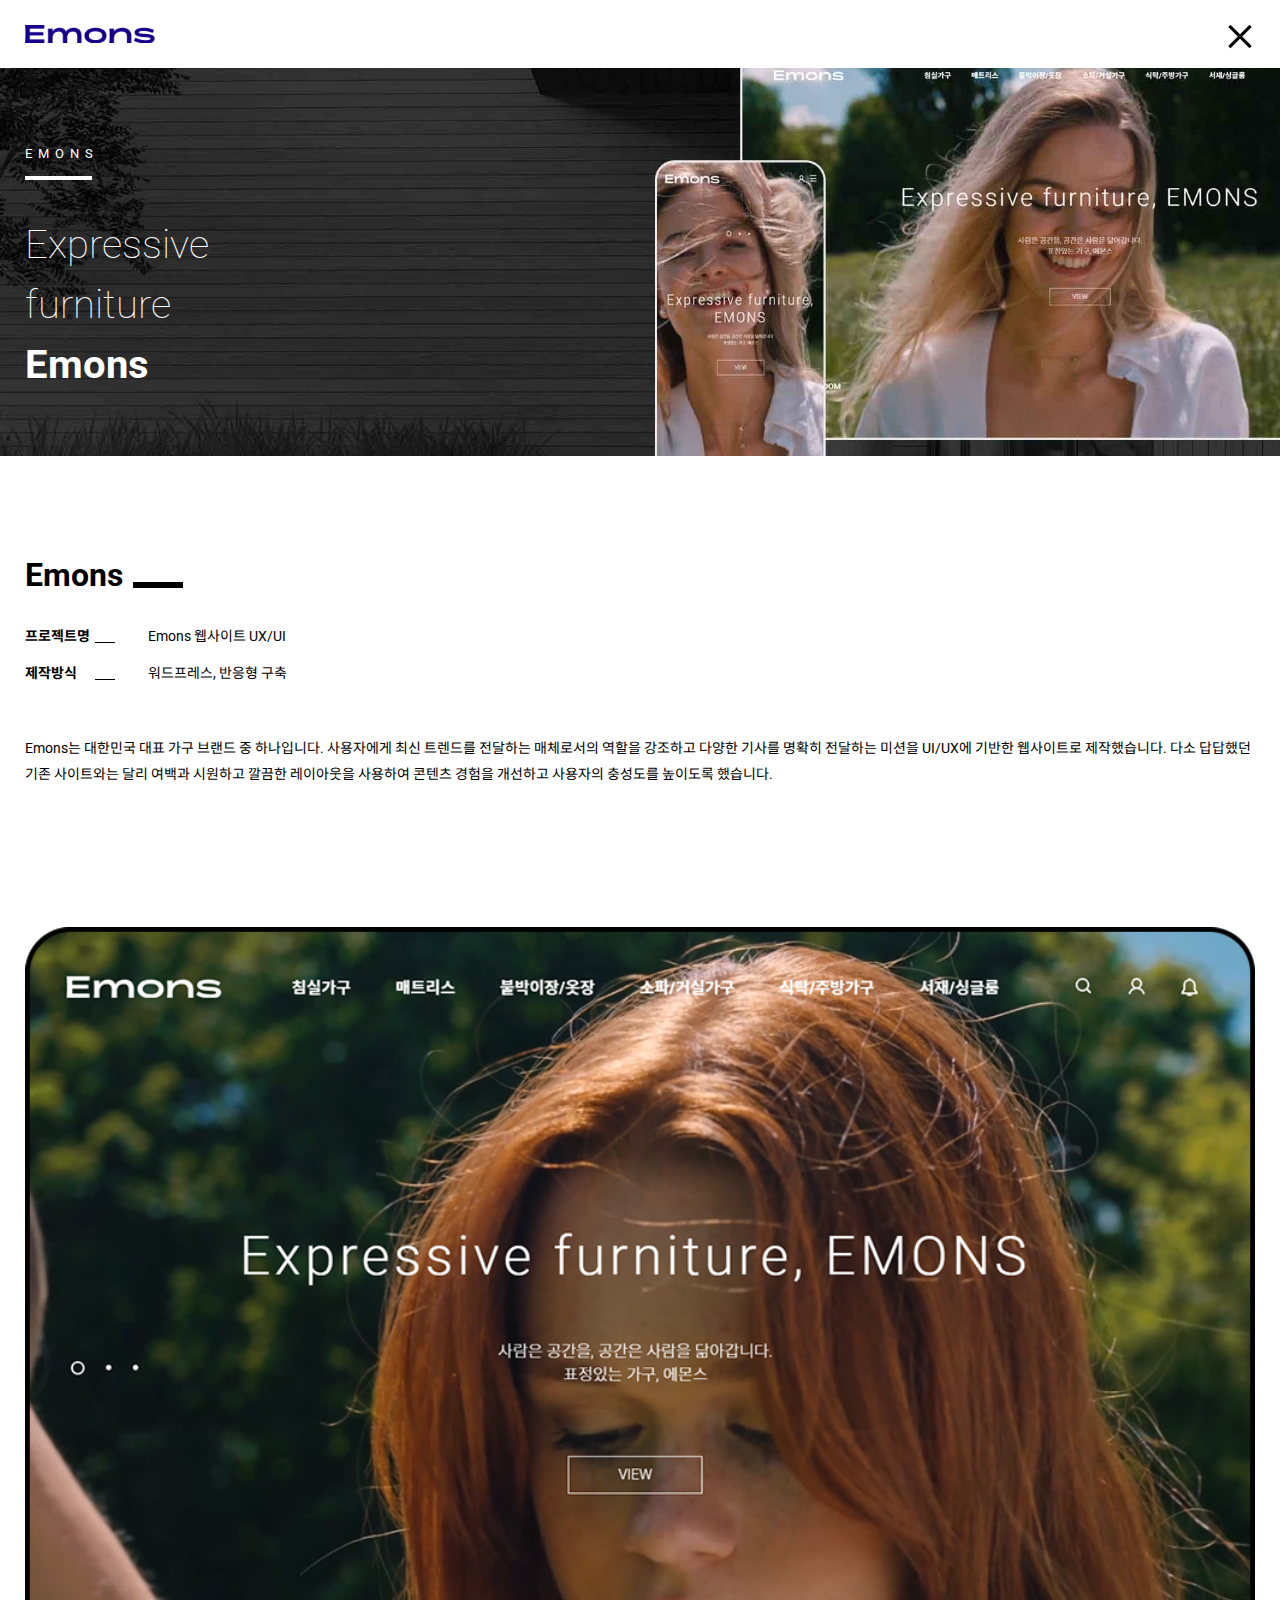
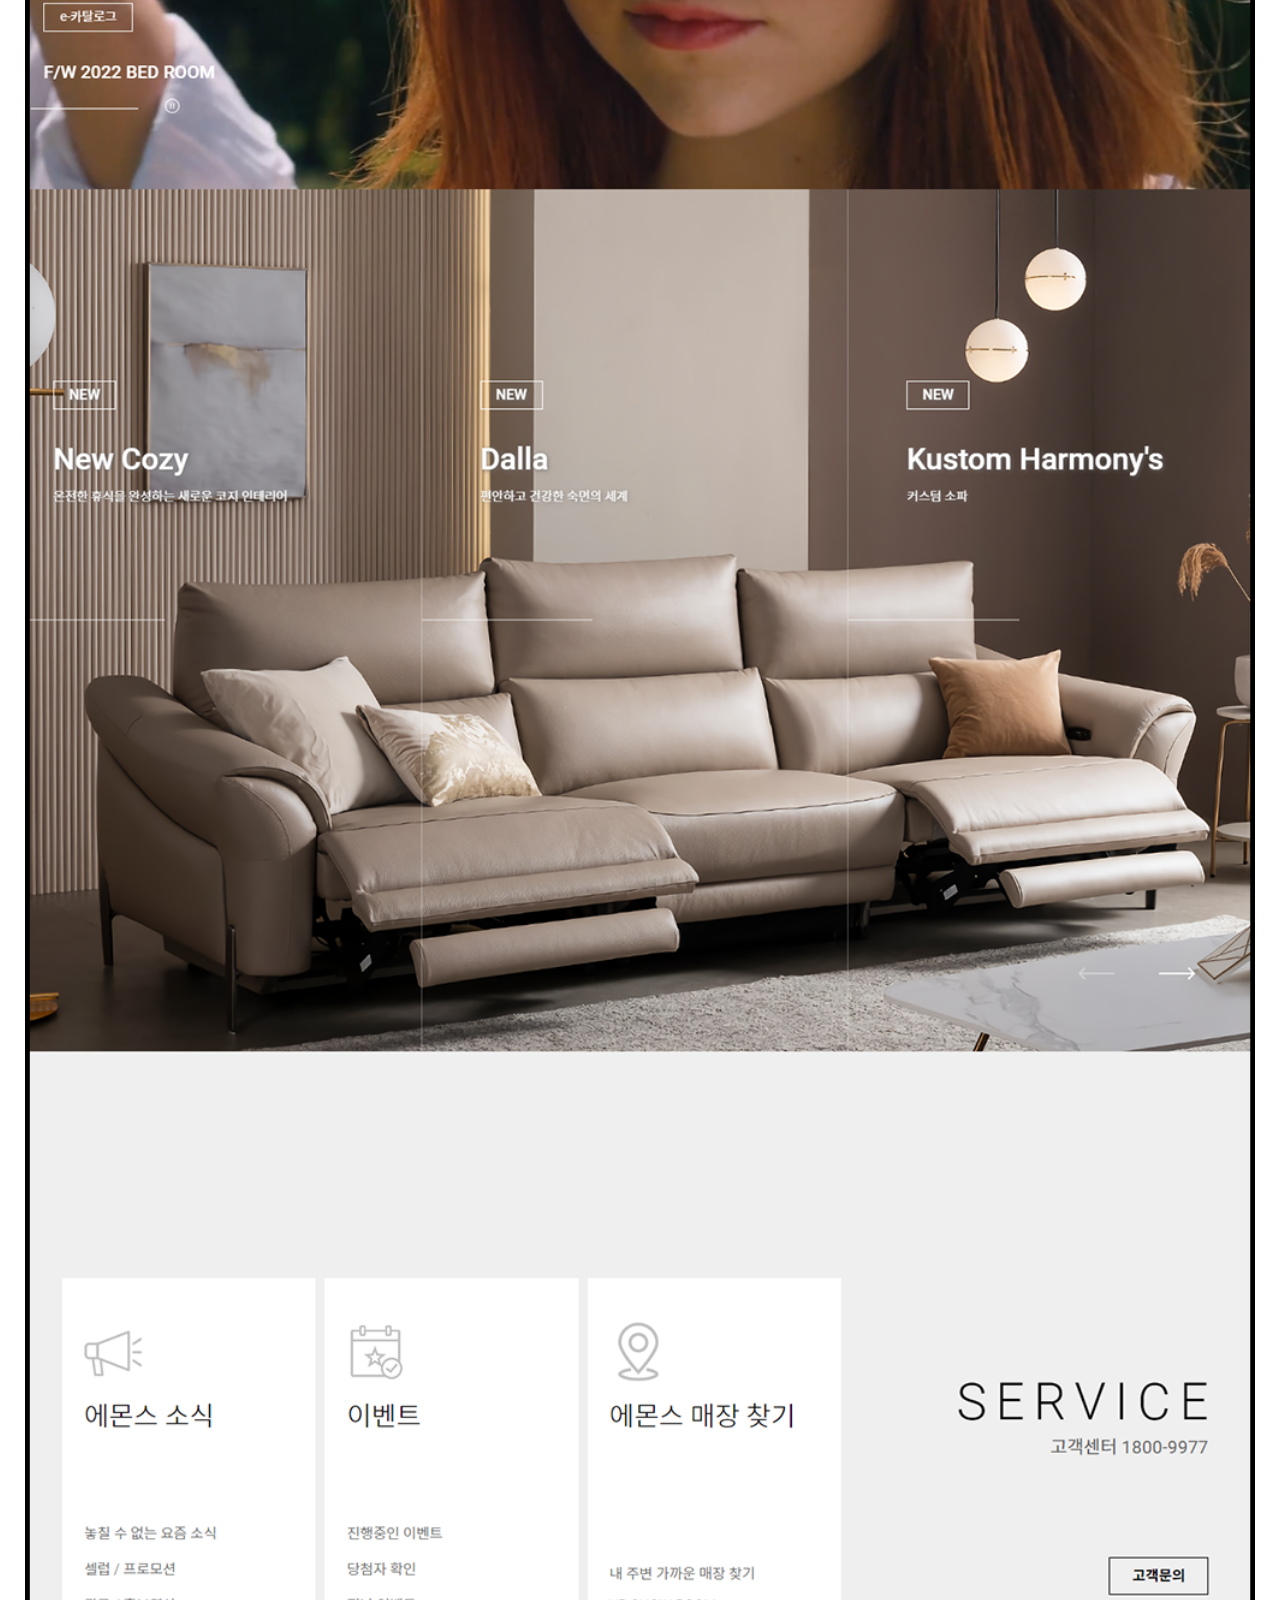
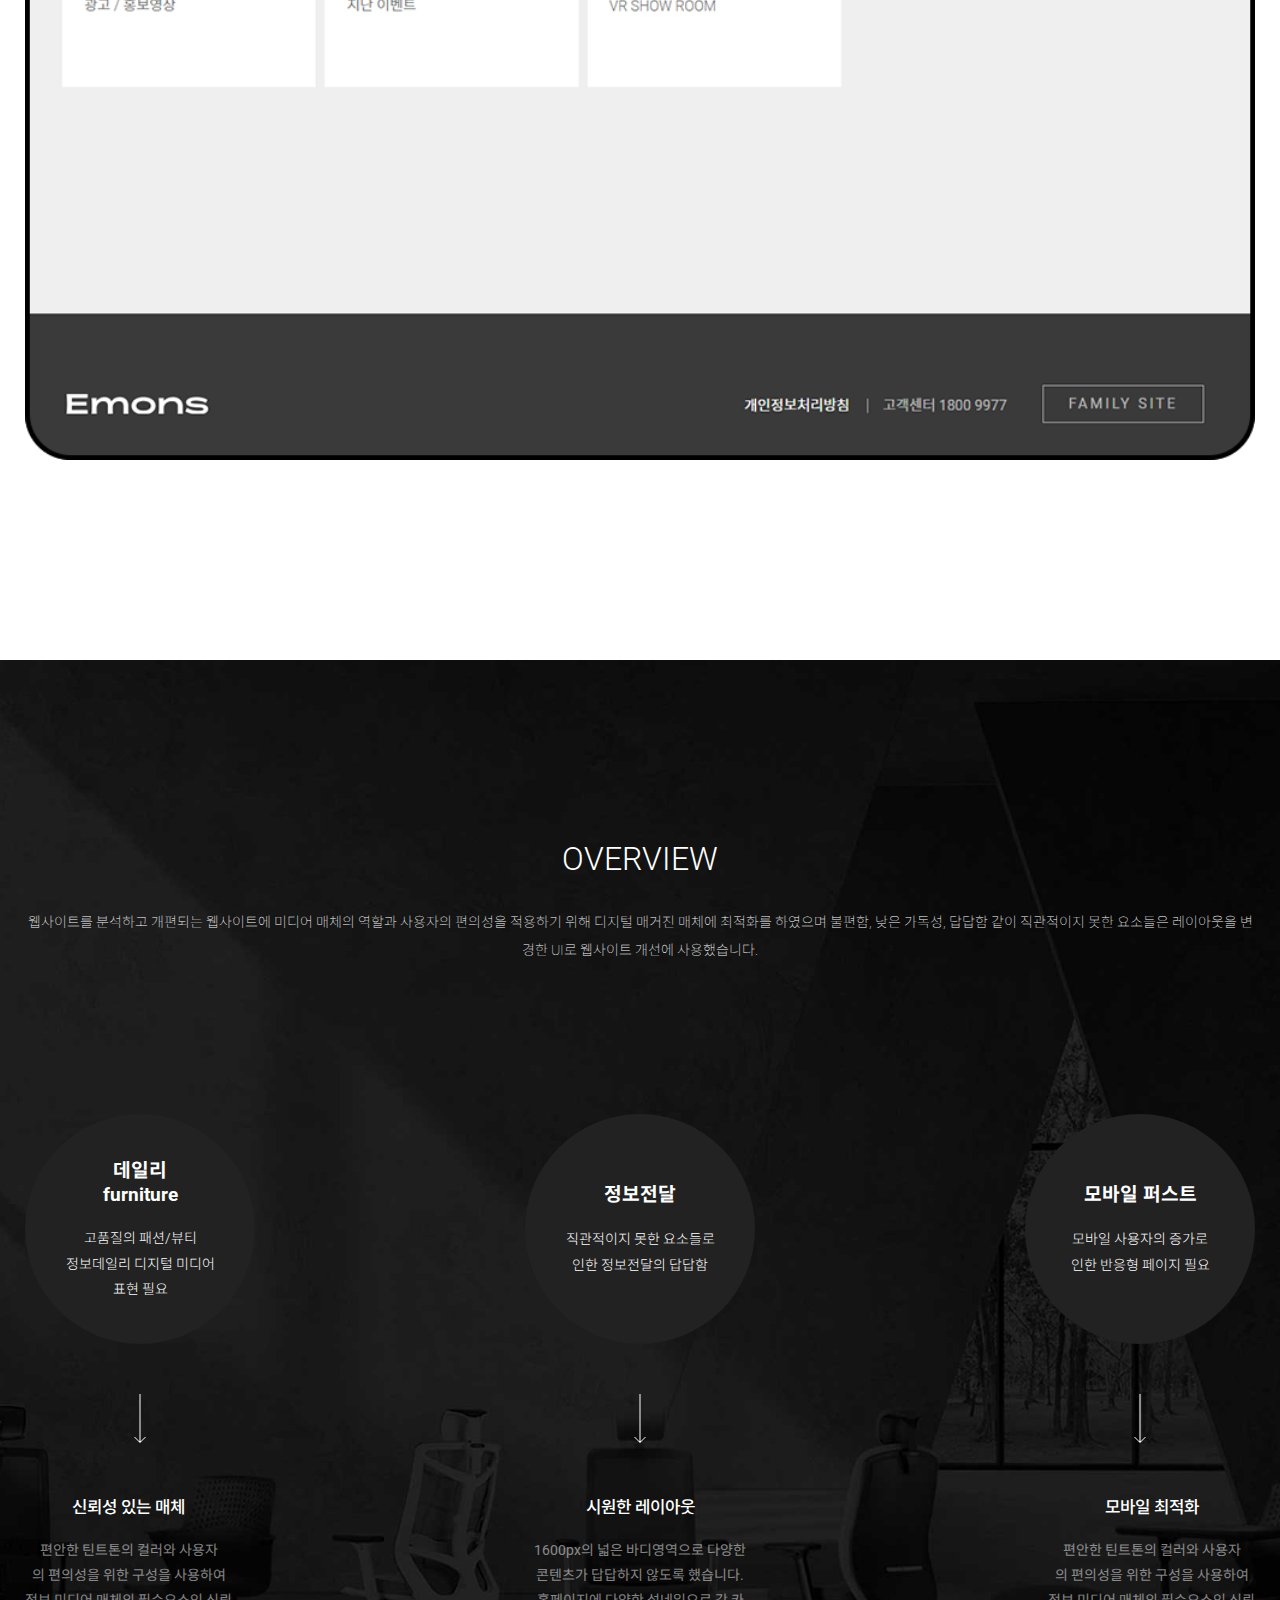
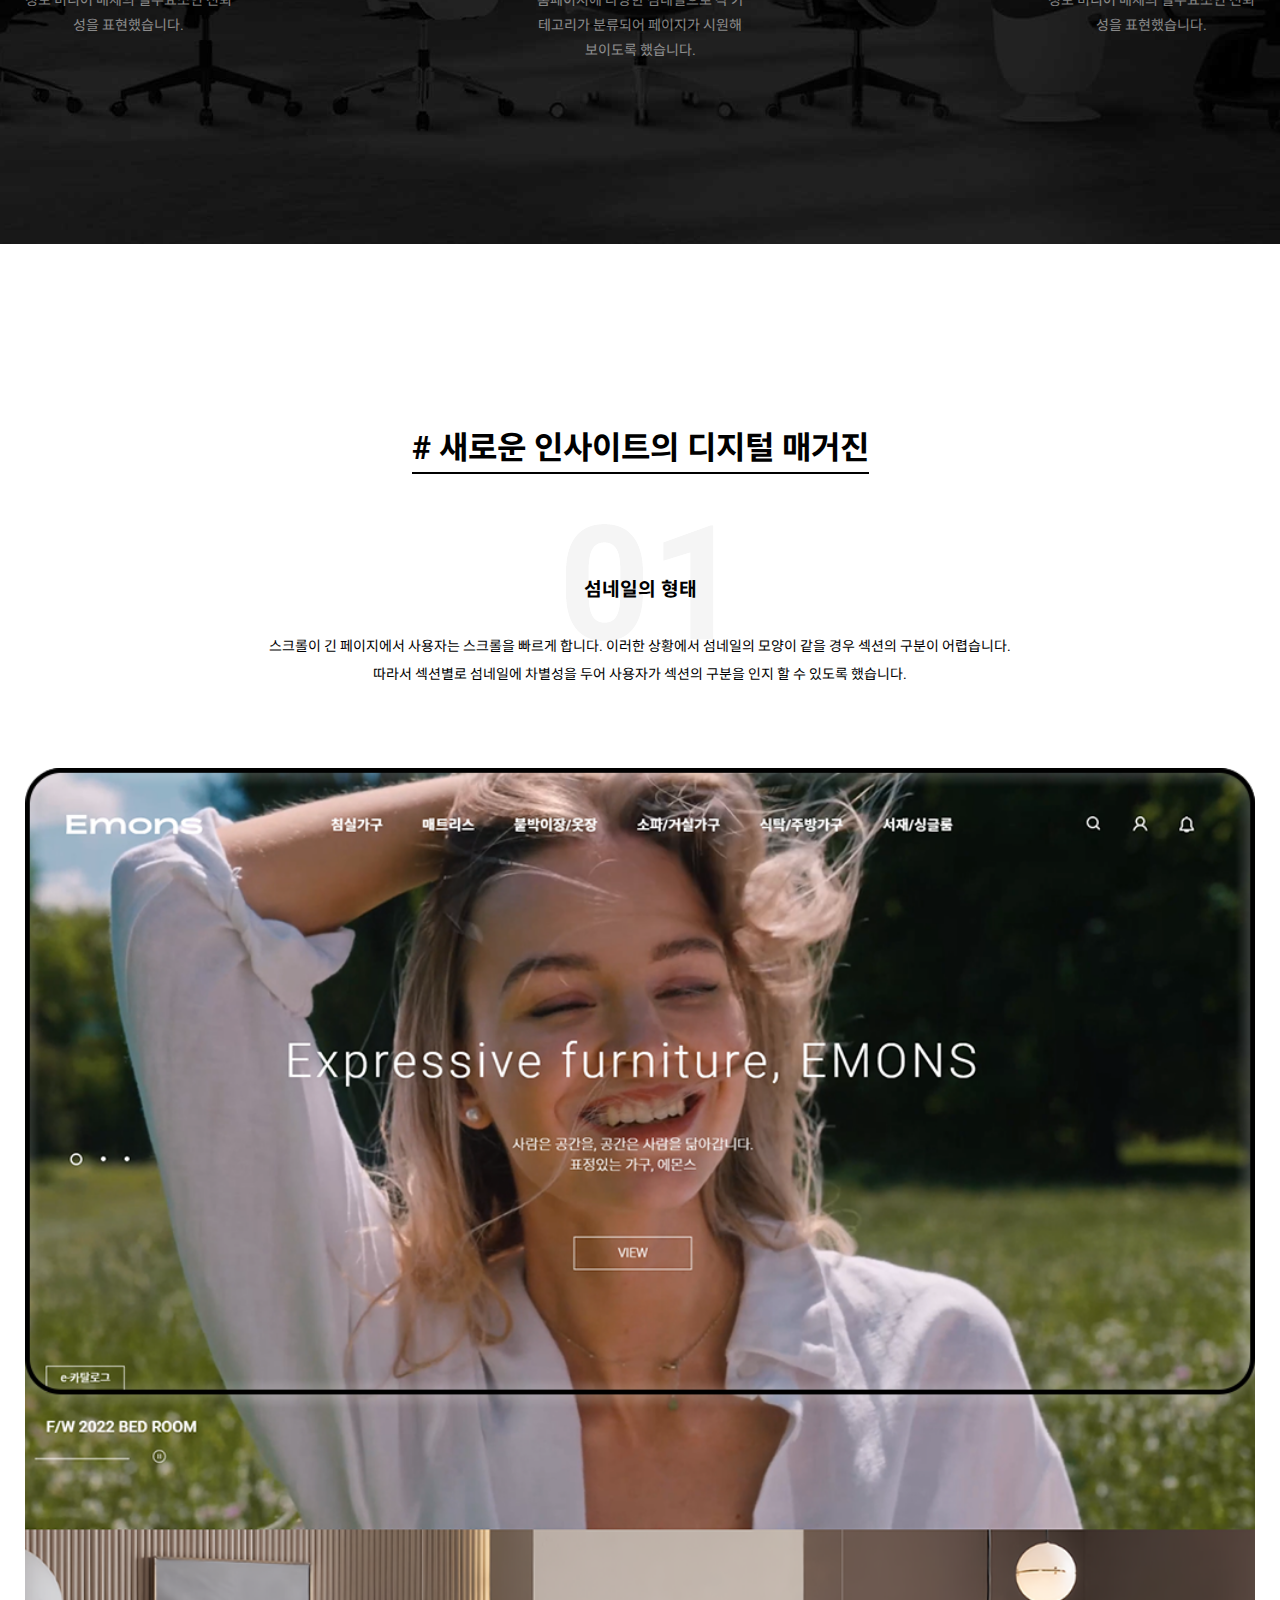
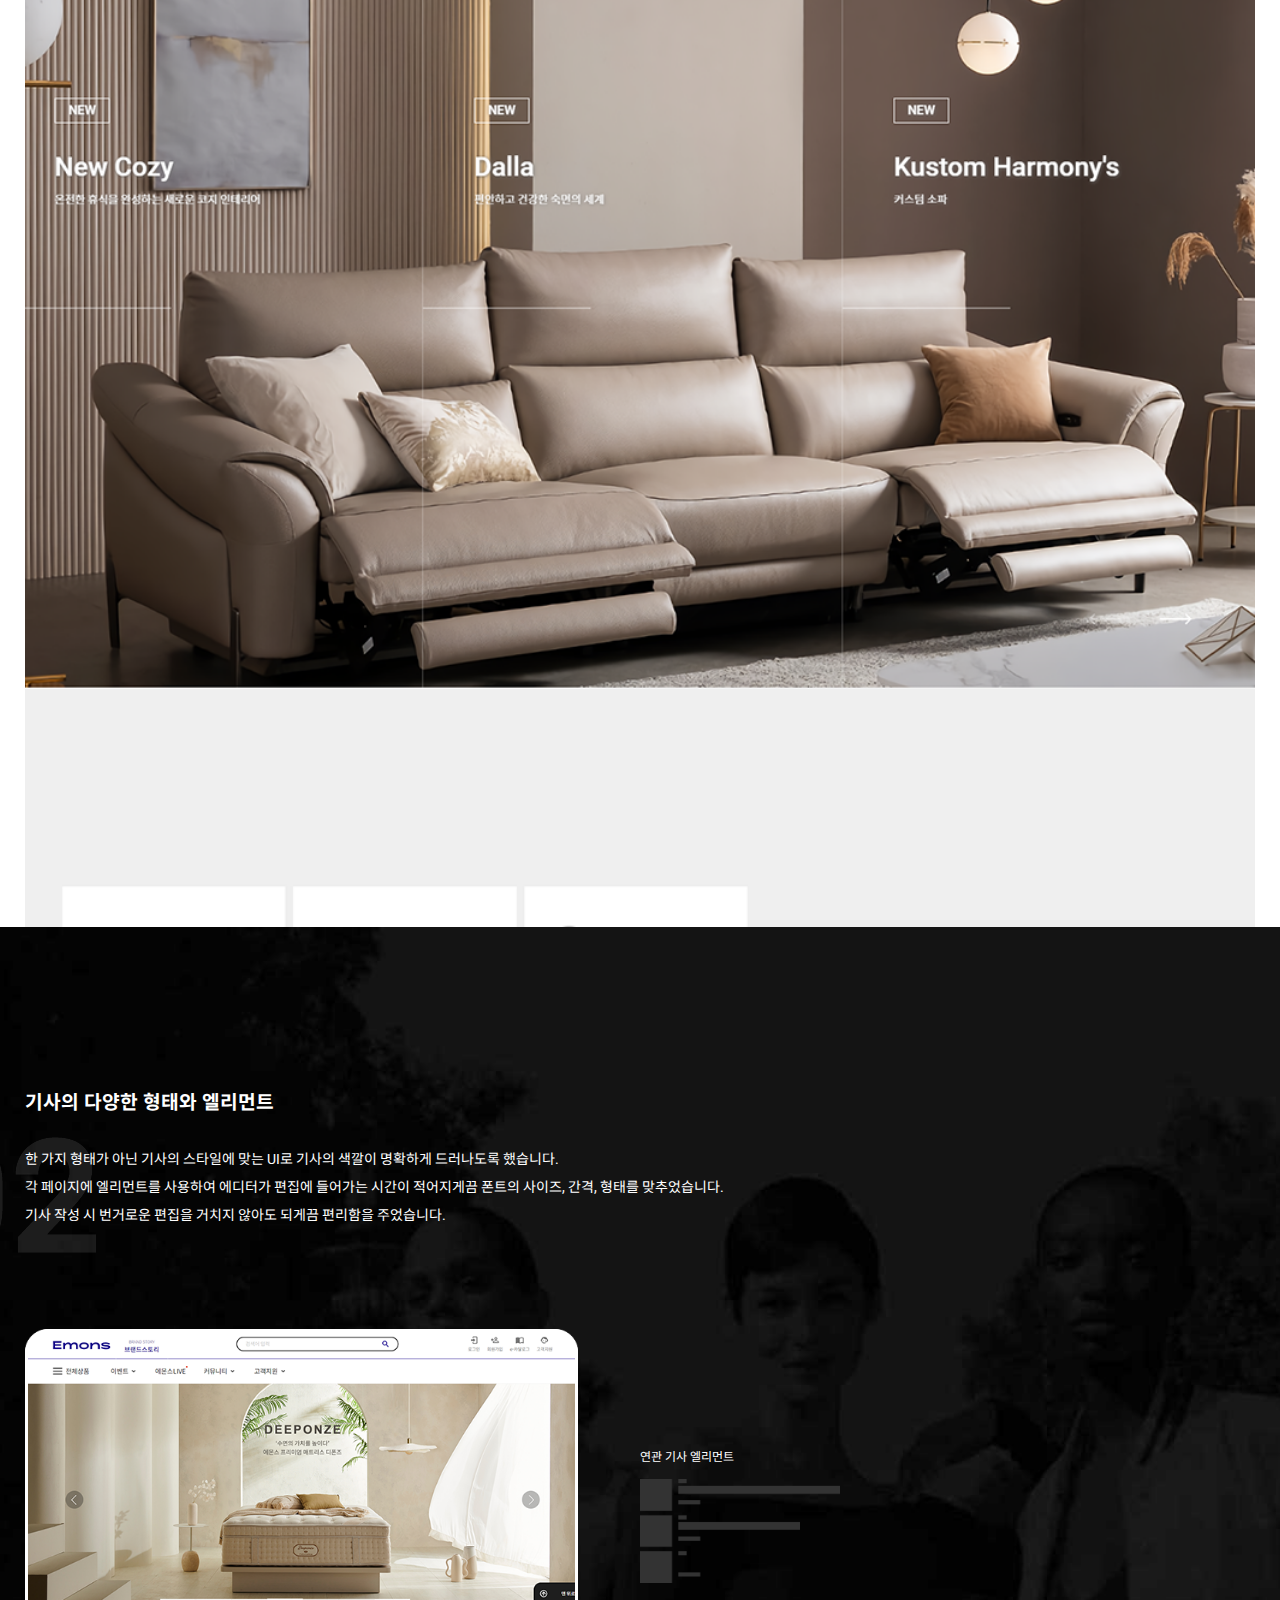
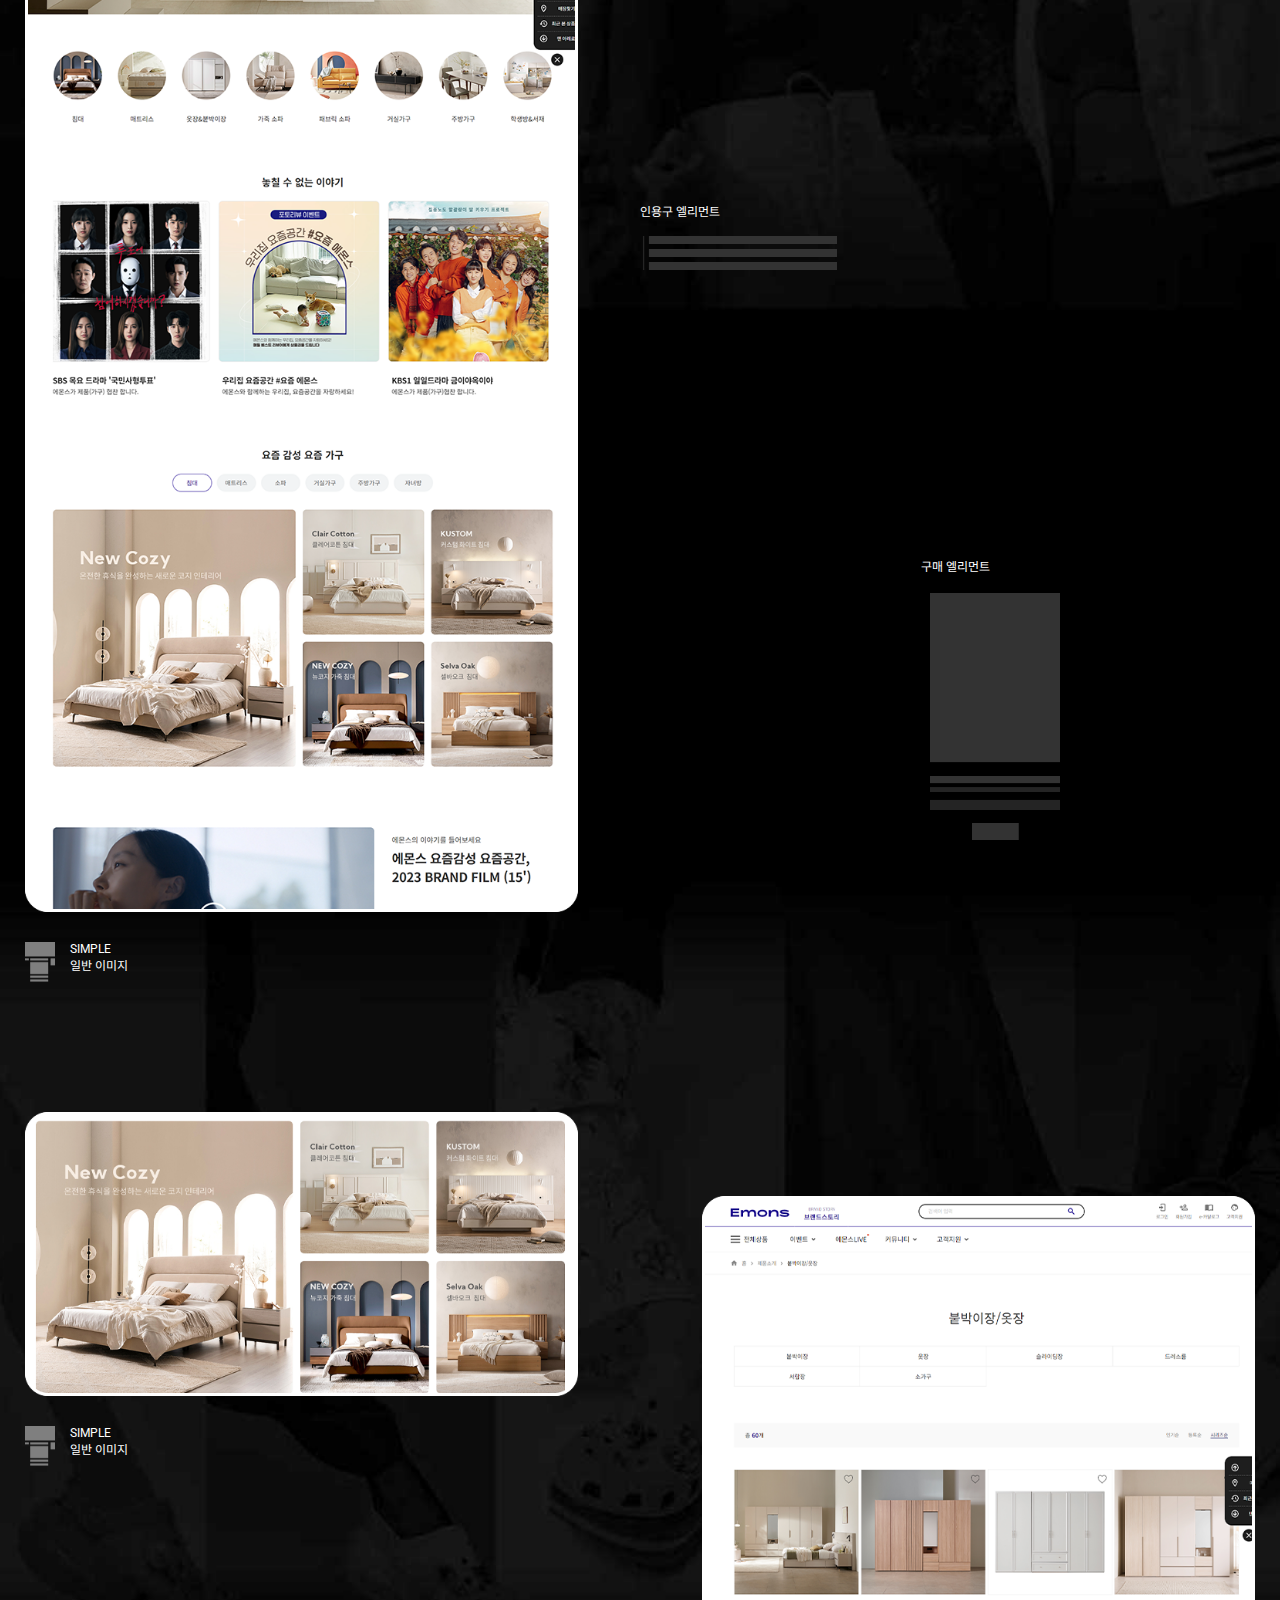
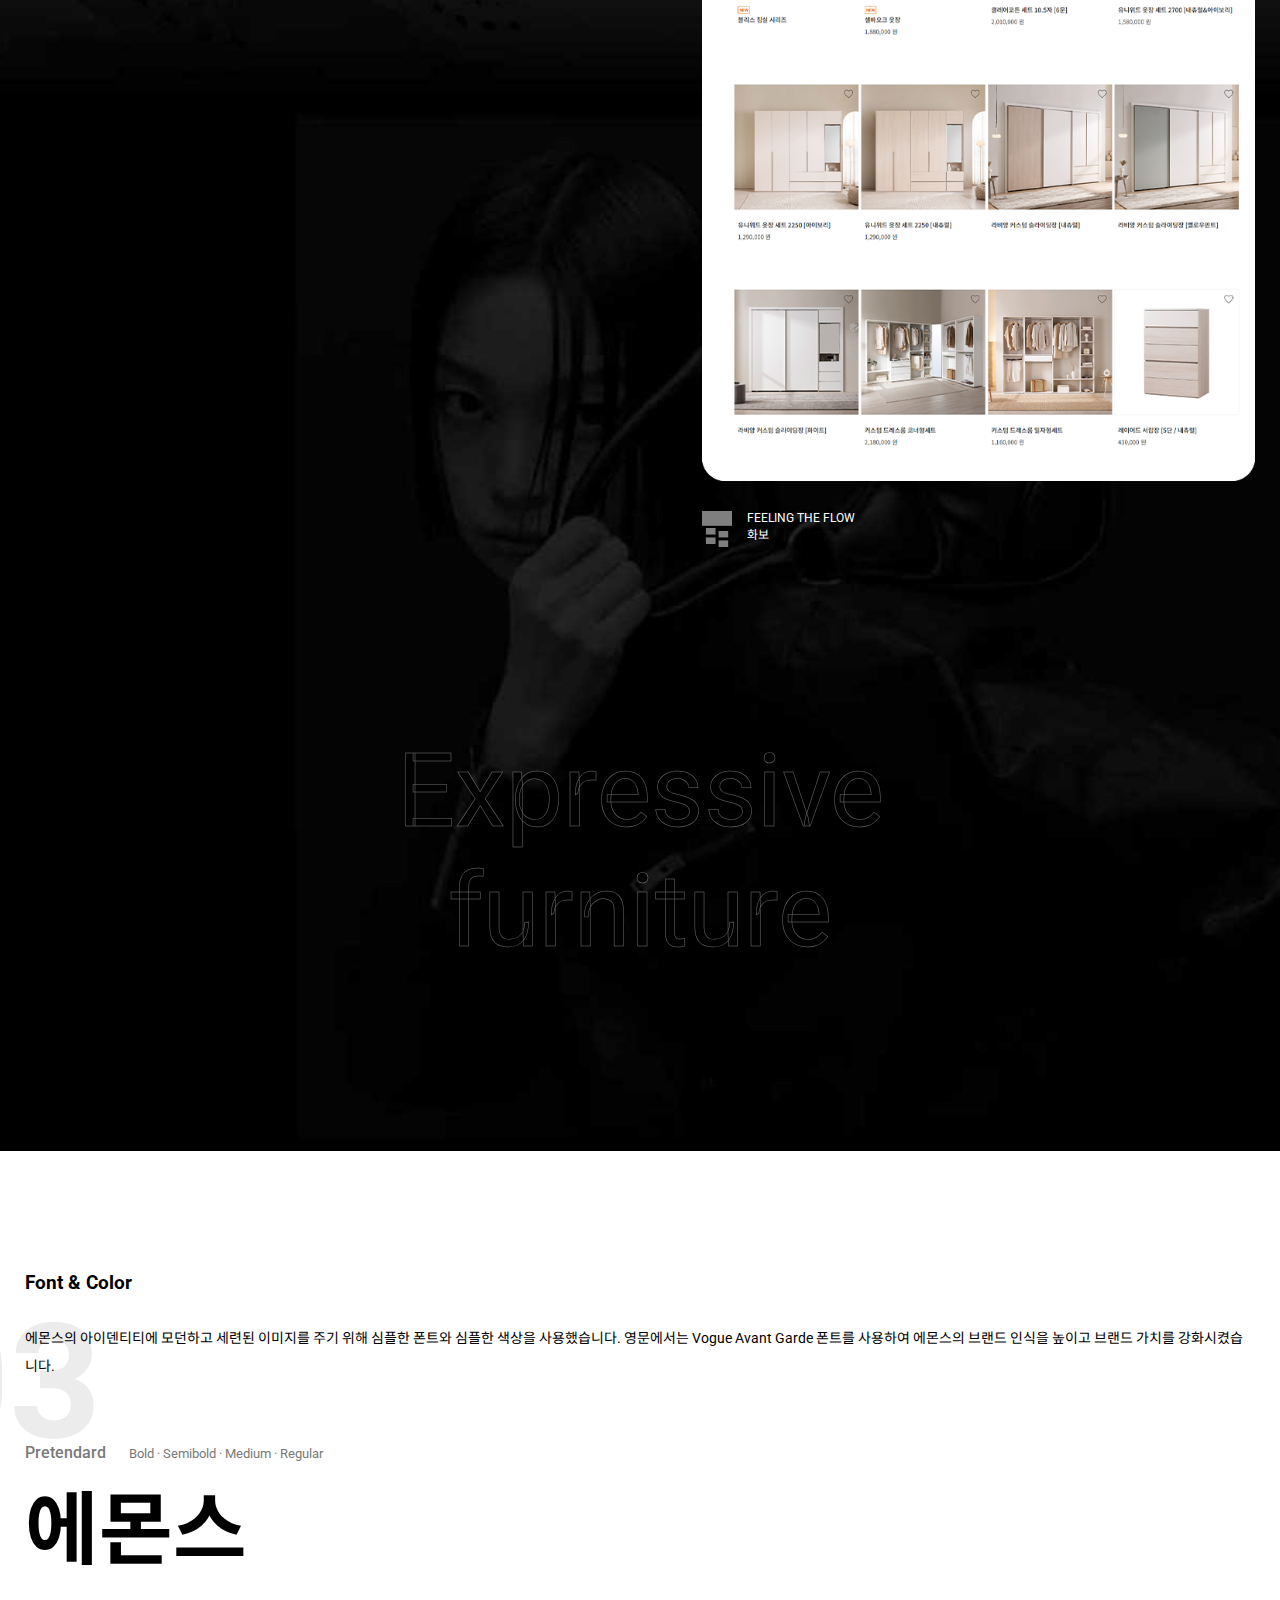
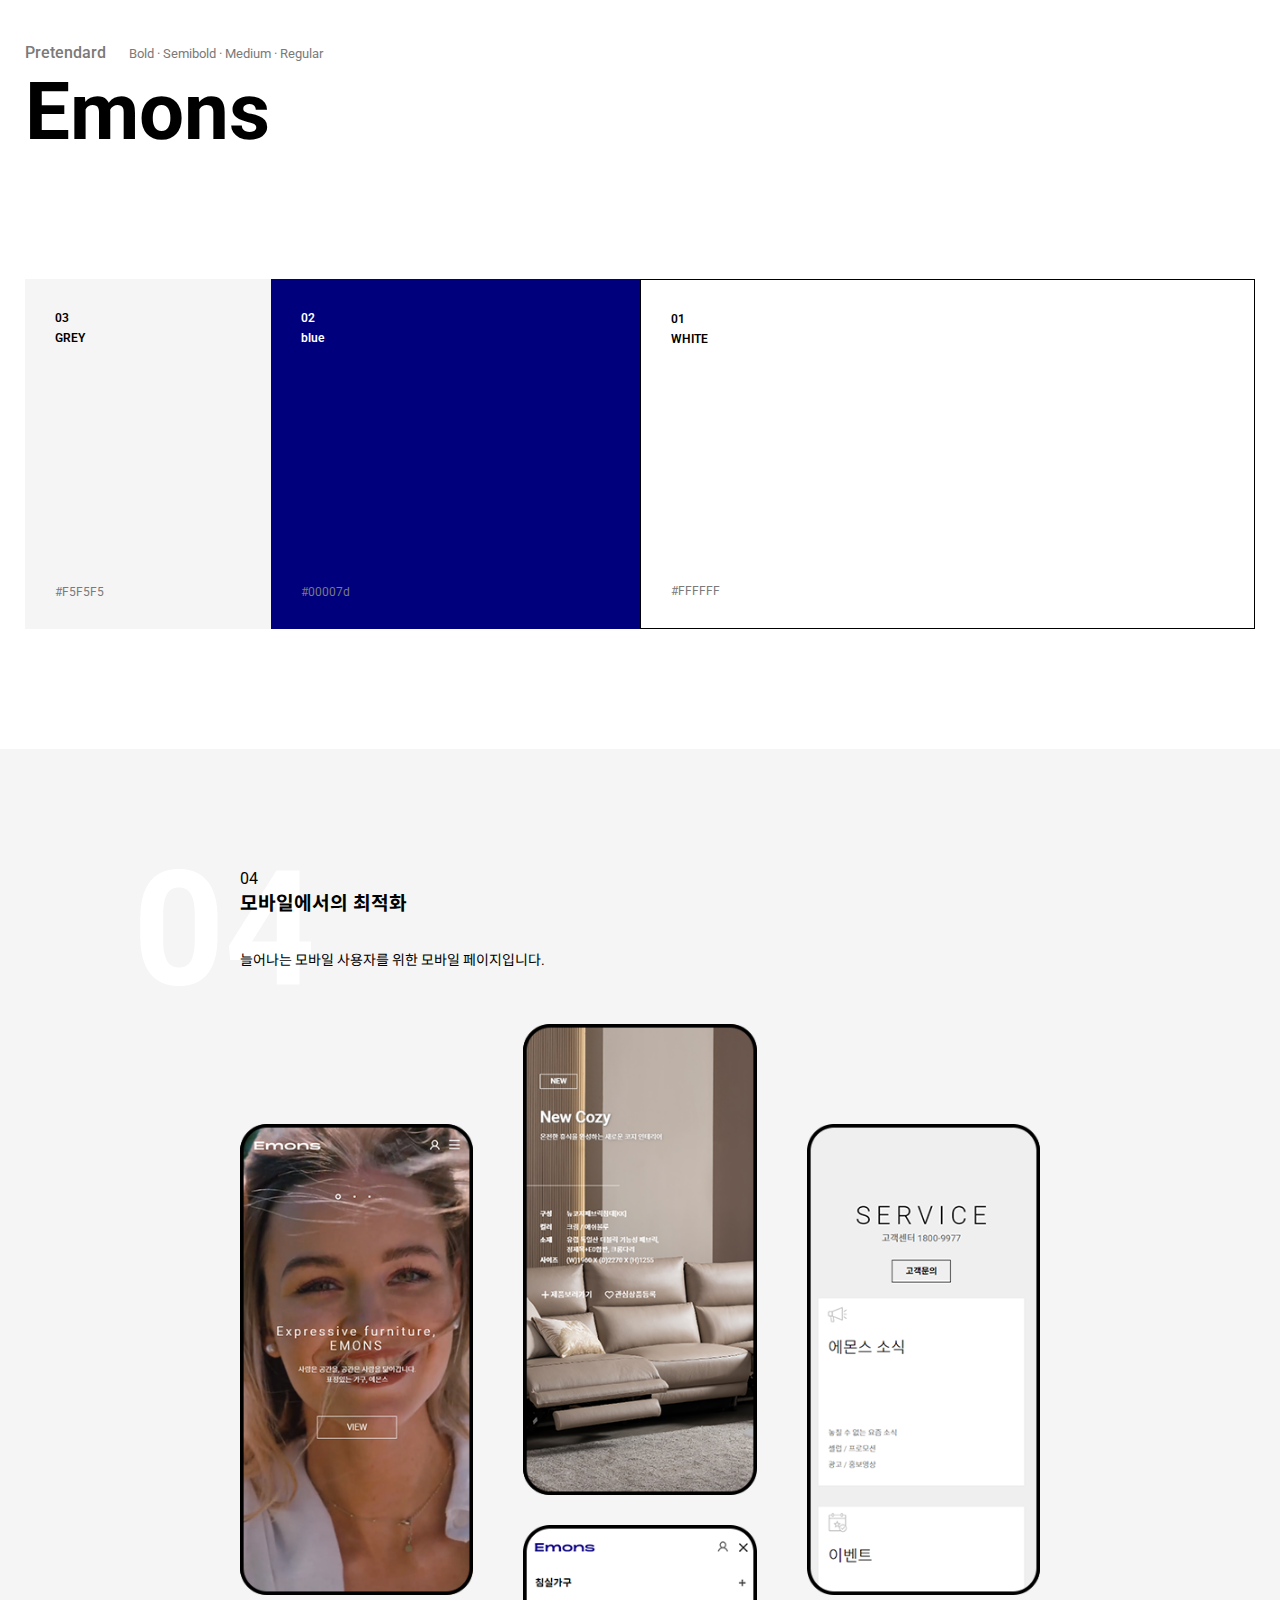
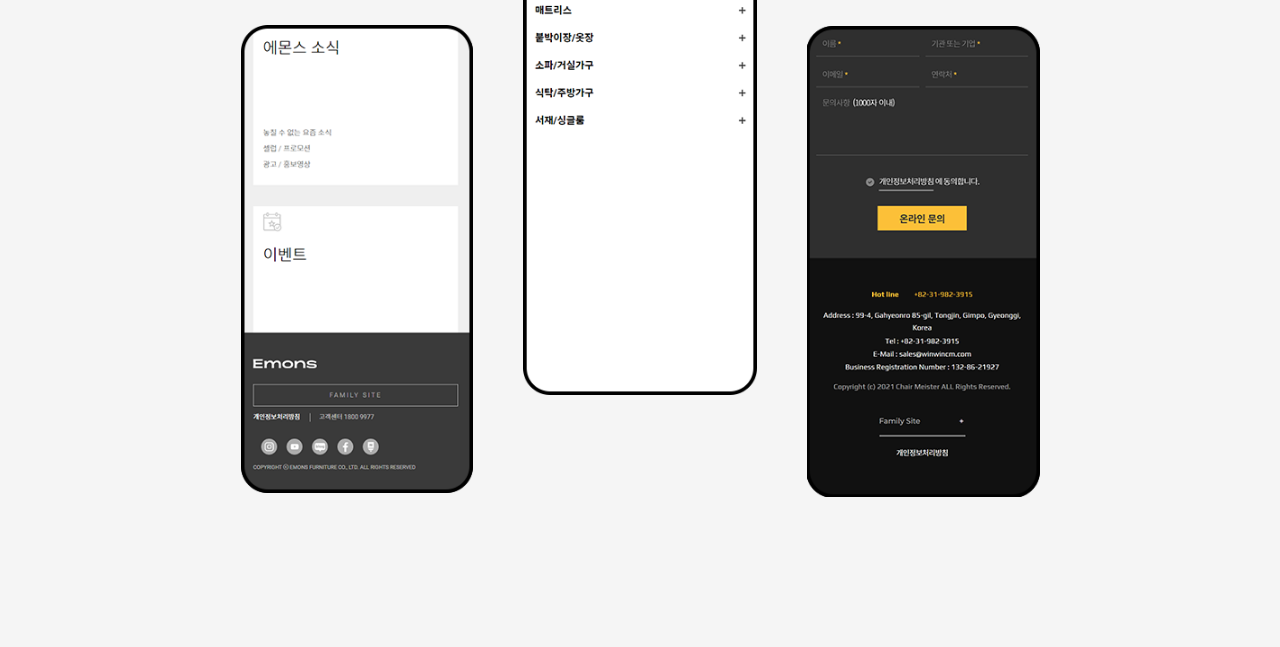
<file: subpage/emons/index.html>
<!DOCTYPE html>
<html lang="ko">
<head>
<title>portfolio :: Portfolio Mockup</title>
<meta charset="utf-8">
<meta name="viewport" content="width=device-width, initial-scale=1.0, maximum-scale=1">
<link rel="stylesheet" href="https://fonts.googleapis.com/css2?family=Roboto:wght@100;300;400;500;700;900&display=swap">
<link rel="stylesheet" href="https://fonts.googleapis.com/css2?family=Noto+Sans+KR:wght@300;400;500;600&display=swap">
<link rel="stylesheet" href="https://site-assets.fontawesome.com/releases/v6.1.2/css/all.css">
<link rel="stylesheet" href="css/style.css">
</head>

<body>
<div class="wrapper">
	<div class="header">
		<h1><a href=""><img src="images/logo.png" alt="logo"></a></h1>
		<a href="" class="tab">
			<span></span>
			<span></span>
		</a>
	</div>
	<section id="page1">
		<div class="slider">
			<div class="tag">Emons</div>
			<div class="title">
				<h2>
					Expressive<br>furniture<br>
					<span>Emons</span>
				</h2>
			</div>
			<div class="direction">
				<a href="" class="prev">prev</a>
				<a href="" class="next">next</a>
			</div>
		</div>
		<div class="prologue">
			<div class="title">Emons</div>
			<div class="desc">
				<p>
					<strong>프로젝트명</strong>
					<span>Emons 웹사이트 UX/UI</span>
				</p>
				<p>
					<strong>제작방식</strong>
					<span>워드프레스, 반응형 구축</span>
				</p>
				<p>
					Emons는 대한민국 대표 가구 브랜드 중 하나입니다. 
					사용자에게 최신 트렌드를 전달하는 매체로서의 역할을 강조하고 다양한 기사를 명확히 
					전달하는 미션을 UI/UX에 기반한 웹사이트로 제작했습니다.
					<span>다소 답답했던 기존 사이트와는 
					달리 여백과 시원하고 깔끔한 레이아웃을 사용하여 콘텐츠 경험을 개선하고 사용자의 
					충성도를 높이도록 했습니다.</span>
				</p>
			</div>
			<div class="modal">
				<img src="images/desktop_modal.png" alt="desktop modal">
			</div>
		</div>
	</section>
	<section id="page2">
		<div class="inner">
			<div class="overview">
				<div class="title">
					<h3>OVERVIEW</h3>
					<p>
						웹사이트를 분석하고 개편되는 웹사이트에 미디어 매체의 역할과 사용자의 편의성을 적용하기 위해
						디지털 매거진 매체에 최적화를 하였으며 불편함, 낮은 가독성, 답답함 
						같이 직관적이지 못한 요소들은 레이아웃을 변경한 UI로 웹사이트 개선에 사용했습니다.
					</p>
				</div>
				<div class="content">
					<div class="top">
						<ul>
							<li>
								<div class="round">
									<strong>데일리<br>furniture</strong>
									<p>고품질의 패션/뷰티<br>정보데일리 디지털 미디어<br>표현 필요</p>
								</div>
							</li>
							<li>
								<div class="round">
									<strong>정보전달</strong>
									<p>직관적이지 못한 요소들로<br>인한 정보전달의 답답함</p>
								</div>
							</li>
							<li>
								<div class="round">
									<strong>모바일 퍼스트</strong>
									<p>모바일 사용자의 증가로<br>인한 반응형 페이지 필요</p>
								</div>
							</li>
						</ul>
					</div>
					<div class="bottom">
						<ul>
							<li>
								<strong>신뢰성 있는 매체</strong>
								<p>
									편안한 틴트톤의 컬러와 사용자<br>
									의 편의성을 위한 구성을 사용하여<br>
									정보 미디어 매체의 필수요소인 신뢰<br>
									성을 표현했습니다.
								</p>
							</li>
							<li>
								<strong>시원한 레이아웃</strong>
								<p>
									1600px의 넓은 바디영역으로 다양한<br>
									콘텐츠가 답답하지 않도록 했습니다.<br>
									홈페이지에 다양한 섬네일으로 각 카<br>
									테고리가 분류되어 페이지가 시원해<br>
									보이도록 했습니다.
								</p>
							</li>
							<li>
								<strong>모바일 최적화</strong>
								<p>
									편안한 틴트톤의 컬러와 사용자<br>
									의 편의성을 위한 구성을 사용하여<br>
									정보 미디어 매체의 필수요소인 신뢰<br>
									성을 표현했습니다.
								</p>
							</li>
						</ul>
					</div>
				</div>
			</div>
		</div>
	</section>
	<section id="page3">
		<div class="part1">
			<div class="title">
				<h3># 새로운 인사이트의 디지털 매거진</h3>
				<strong>섬네일의 형태</strong>
				<p>
					스크롤이 긴 페이지에서 사용자는 스크롤을 빠르게 합니다. 이러한 상황에서 섬네일의 모양이 같을 경우 섹션의 구분이 어렵습니다. 
					<br>따라서 섹션별로 섬네일에 차별성을 두어 사용자가 섹션의 구분을 인지 할 수 있도록 했습니다.
				</p>
			</div>
			<div class="tablet">
				<img src="images/tablet.png" alt="tablet">
			</div>
		</div>
		<div class="part2">
			<div class="inner">
				<div class="title">
					<strong>기사의 다양한 형태와 엘리먼트</strong>
					<p>
						한 가지 형태가 아닌 기사의 스타일에 맞는 UI로 기사의 색깔이 명확하게 드러나도록 했습니다.<br>
						각 페이지에 엘리먼트를 사용하여 에디터가 편집에 들어가는 시간이 적어지게끔 폰트의 사이즈, 간격, 형태를 맞추었습니다.<br>
						기사 작성 시 번거로운 편집을 거치지 않아도 되게끔 편리함을 주었습니다.
					</p>
				</div>
				<div class="review">
					<ul>
						<li>
							<div class="desktop">
								<img src="images/desktop1.png" alt="desktop1">
								<div class="pop1">
									<p>연관 기사 엘리먼트</p>
									<img src="images/element1.png" alt="element1">
							</div>
							<div class="pop2">
								<p>인용구 엘리먼트</p>
								<img src="images/element2.png" alt="elemen2">
							</div>
							<div class="pop3">
								<p>구매 엘리먼트</p>
								<img src="images/element3.png" alt="element3">
							</div>
							<div class="pop4">
								<img src="images/simple1.png" alt="">
								<p>SIMPLE<br>일반 이미지</p>
							</div>
						</li>
						<li>
							<div class="desktop">
								<img src="images/desktop2.png" alt="desktop2">
								<div class="pop4">
									<img src="images/simple1.png" alt="">
									<p>SIMPLE<br>일반 이미지</p>
								</div>
							</div>
						</li>
						<li>
							<div class="desktop">
								<img src="images/desktop3.png" alt="desktop3">
								<div class="pop5">
									<img src="images/simple3.png" alt="simple3">
									<p>FEELING THE FLOW<br>화보</p>
								</div>
							</div>
						</li>
					</ul>
				</div>
				<div class="decoration">Expressive<br>furniture</div>
			</div>
		</div>
	</section>
	<section id="page4">
		<div class="inner">
			<div class="title">
				<strong>Font & Color</strong>
				<p>
					에몬스의 아이덴티티에 모던하고 세련된 이미지를 주기 위해<br>
					심플한 폰트와 심플한 색상을 사용했습니다.<br>
					영문에서는 Vogue Avant Garde 폰트를 사용하여 에몬스의<br>
					브랜드 인식을 높이고 브랜드 가치를 강화시켰습니다.
				</p>
			</div>
			<div class="font_style">
				<ul>
					<li>
						<div class="pretendard">
							<span>Pretendard</span> Bold · Semibold · Medium · Regular
						</div>
						<div class="example">에몬스</div>
					</li>
					<li>
						<div class="pretendard">
							<span>Pretendard</span> Bold · Semibold · Medium · Regular
						</div>
						<div class="example">Emons</div>
					</li>
				</ul>
			</div>
		</div>
		<div class="color_style">
			<ul>
				<li>
					<p>03<br>GREY</p>
					<span>#F5F5F5</span>
				</li>
				<li>
					<p>02<br>blue</p>
					<span>#00007d</span>
				</li>
				<li>
					<p>01<br>WHITE</p>
					<span>#FFFFFF</span>
				</li>
			</ul>
		</div>
	</section>
	<section id="page5">
		<div class="inner">
			<div class="title">
				<span>04</span>
				<strong>모바일에서의 최적화</strong>
				<p>늘어나는 모바일 사용자를 위한 모바일 페이지입니다.</p>
			</div>
			<div class="modal">
				<ul>
					<li>
						<img src="images/mobile_image1.png" alt="">
						<img src="images/mobile_image4.png" alt="">
					</li>
					<li>
						<img src="images/mobile_image2.png" alt="">
						<img src="images/mobile_image5.png" alt="">
					</li>
					<li>
						<img src="images/mobile_image3.png" alt="">
						<img src="images/mobile_image6.png" alt="">
					</li>
				</ul>
			</div>
		</div>
	</section>
</div>
</body>
</html>
</file>
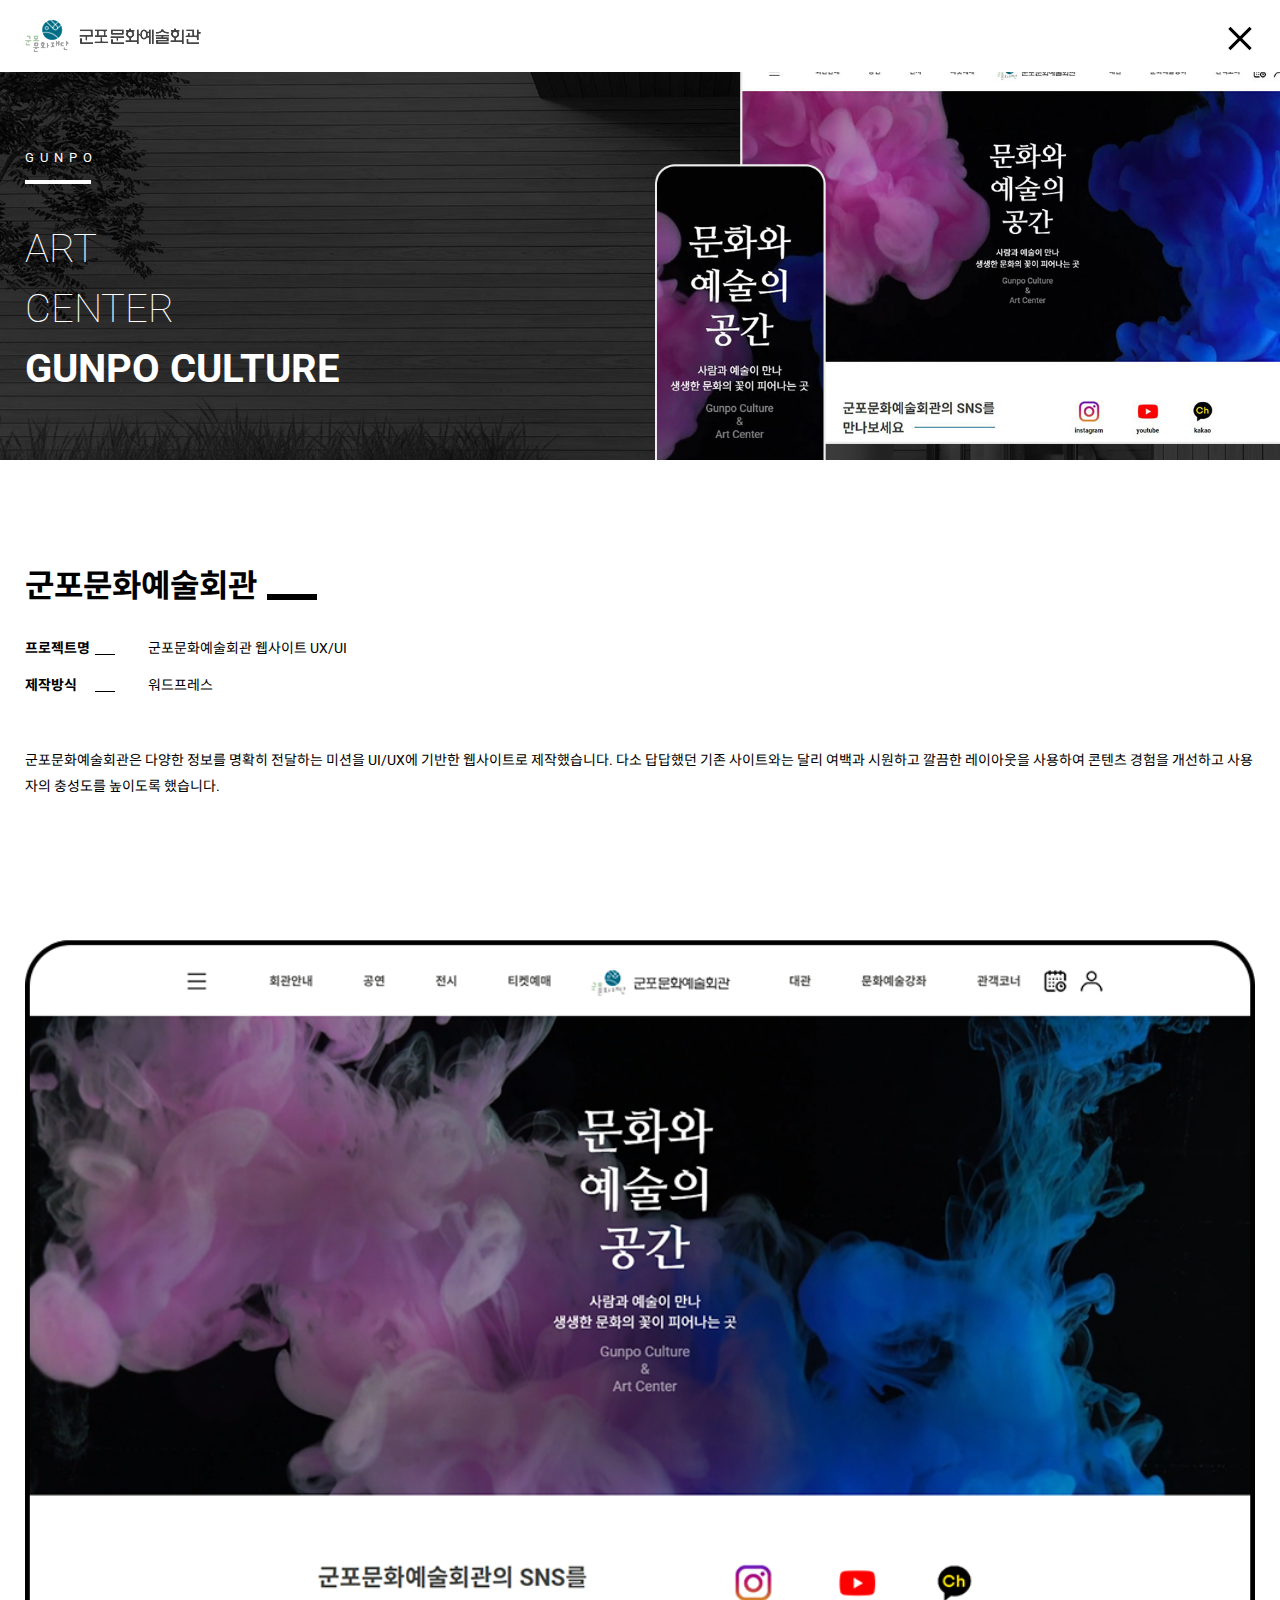
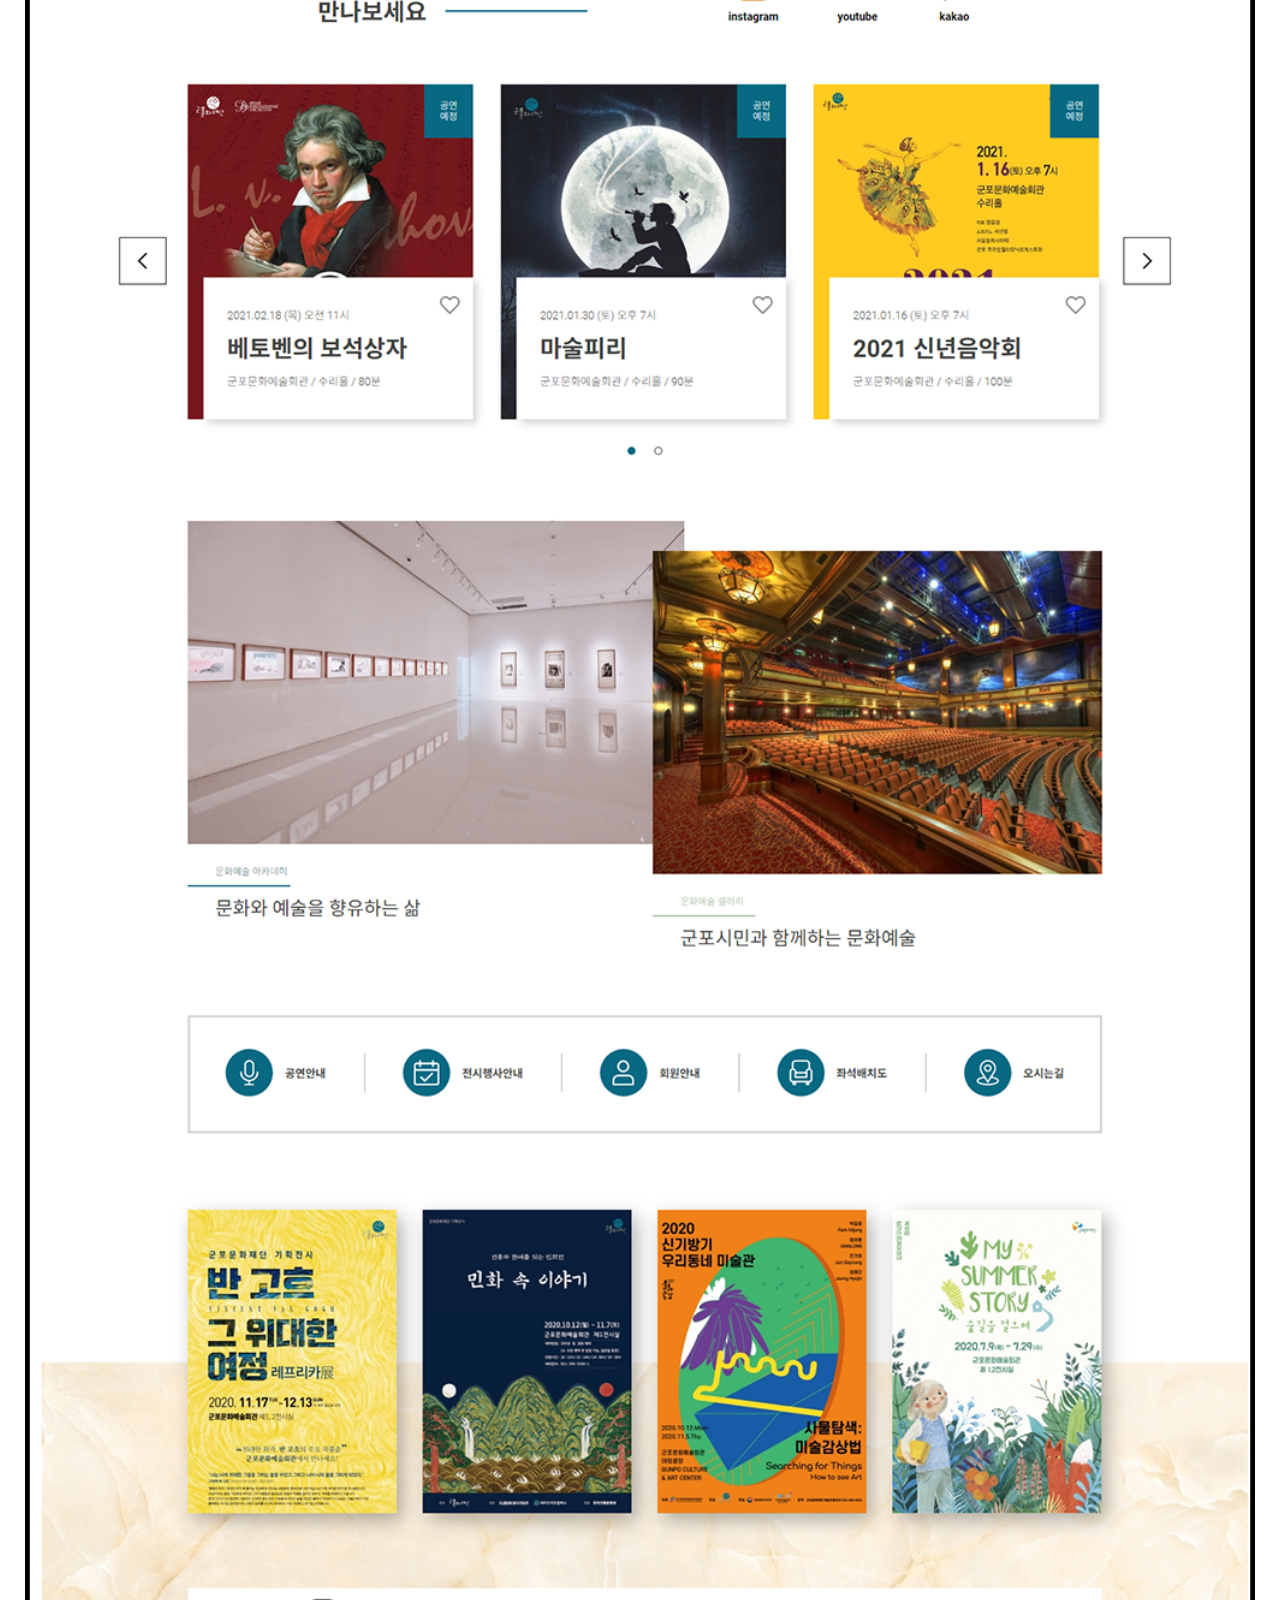
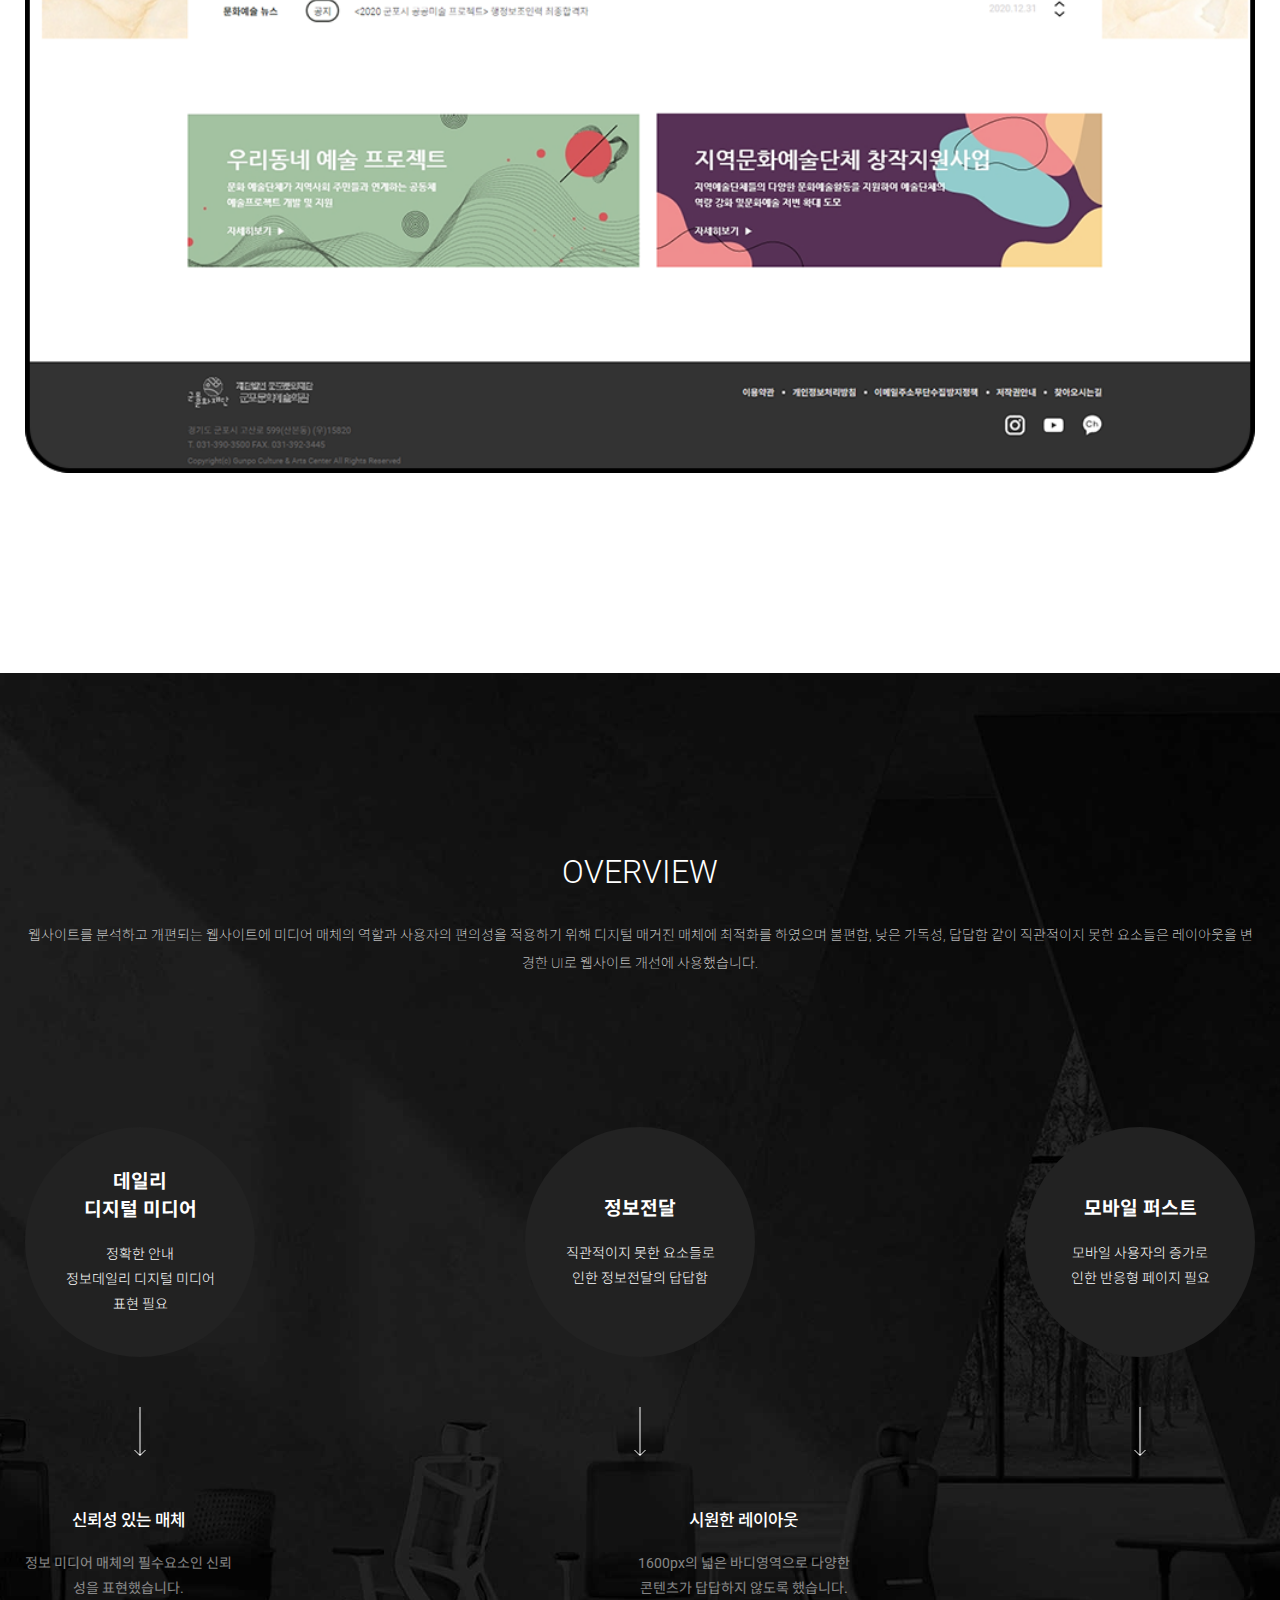
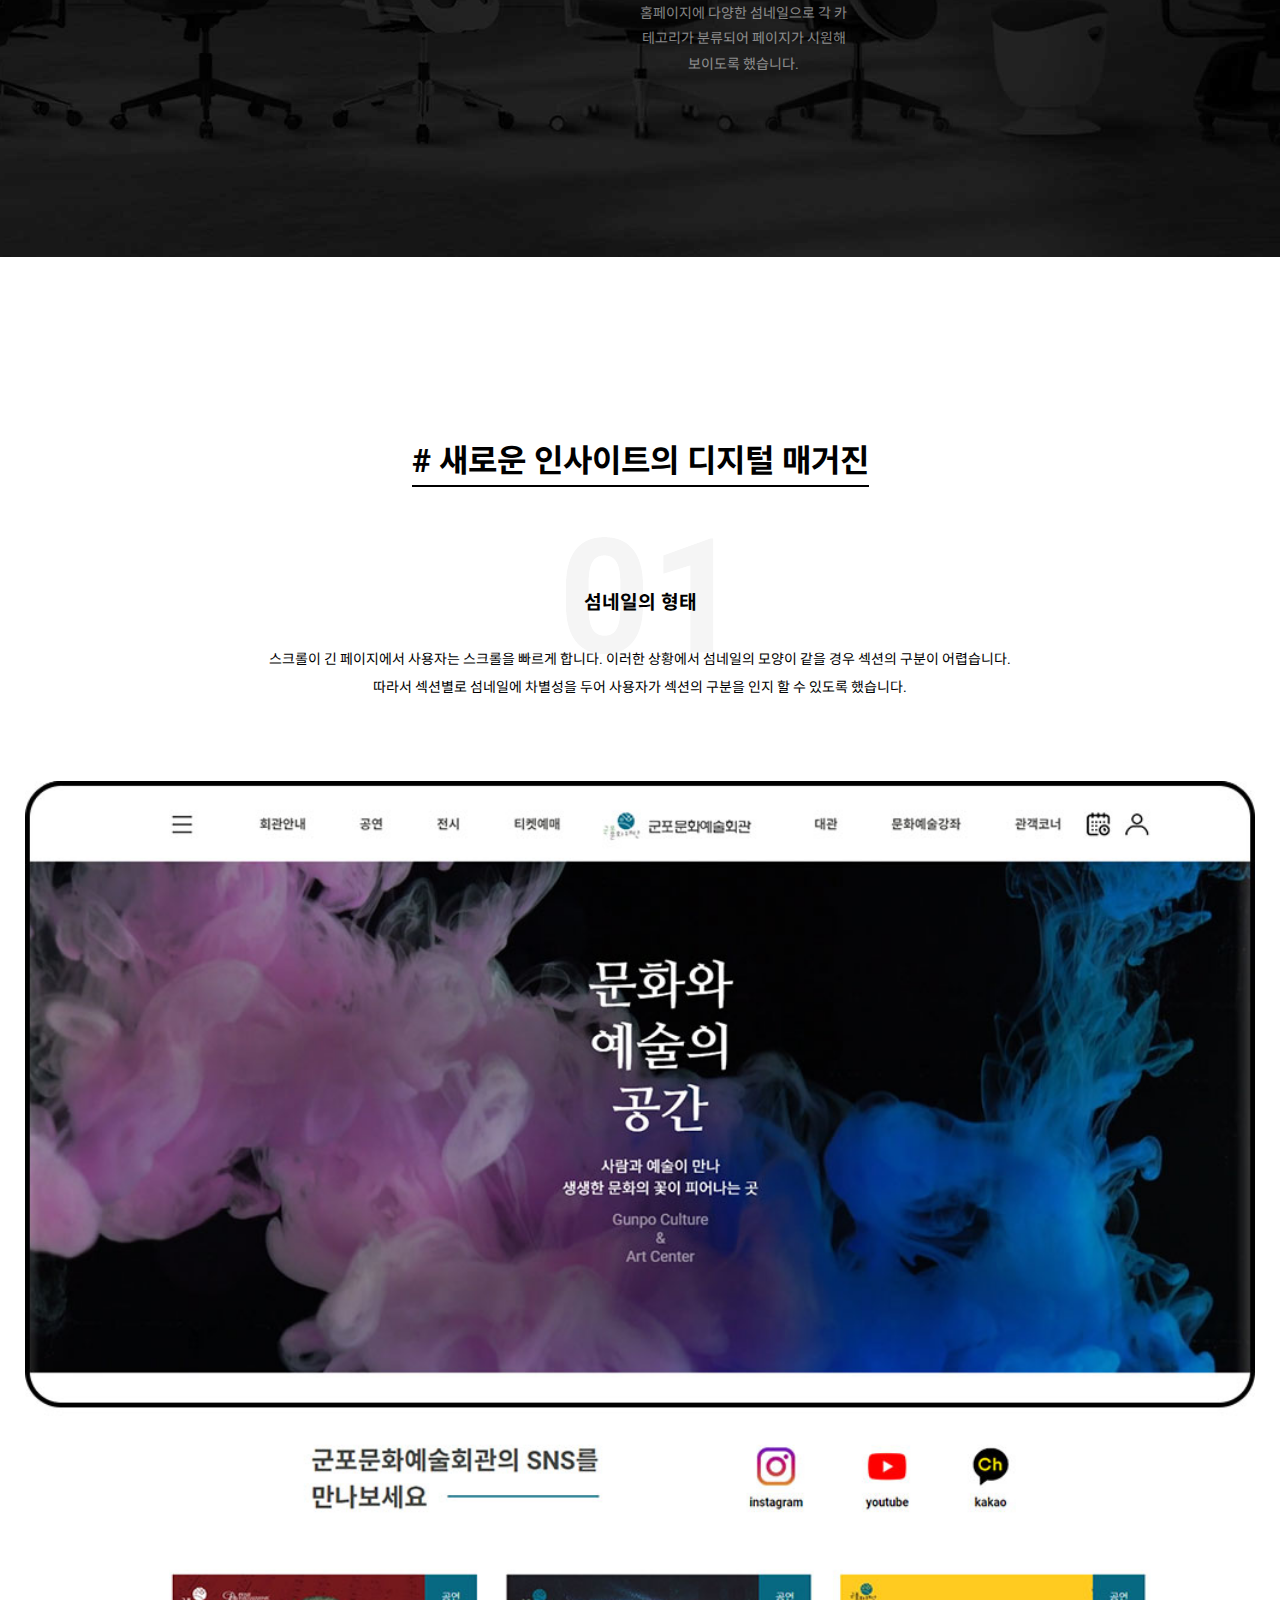
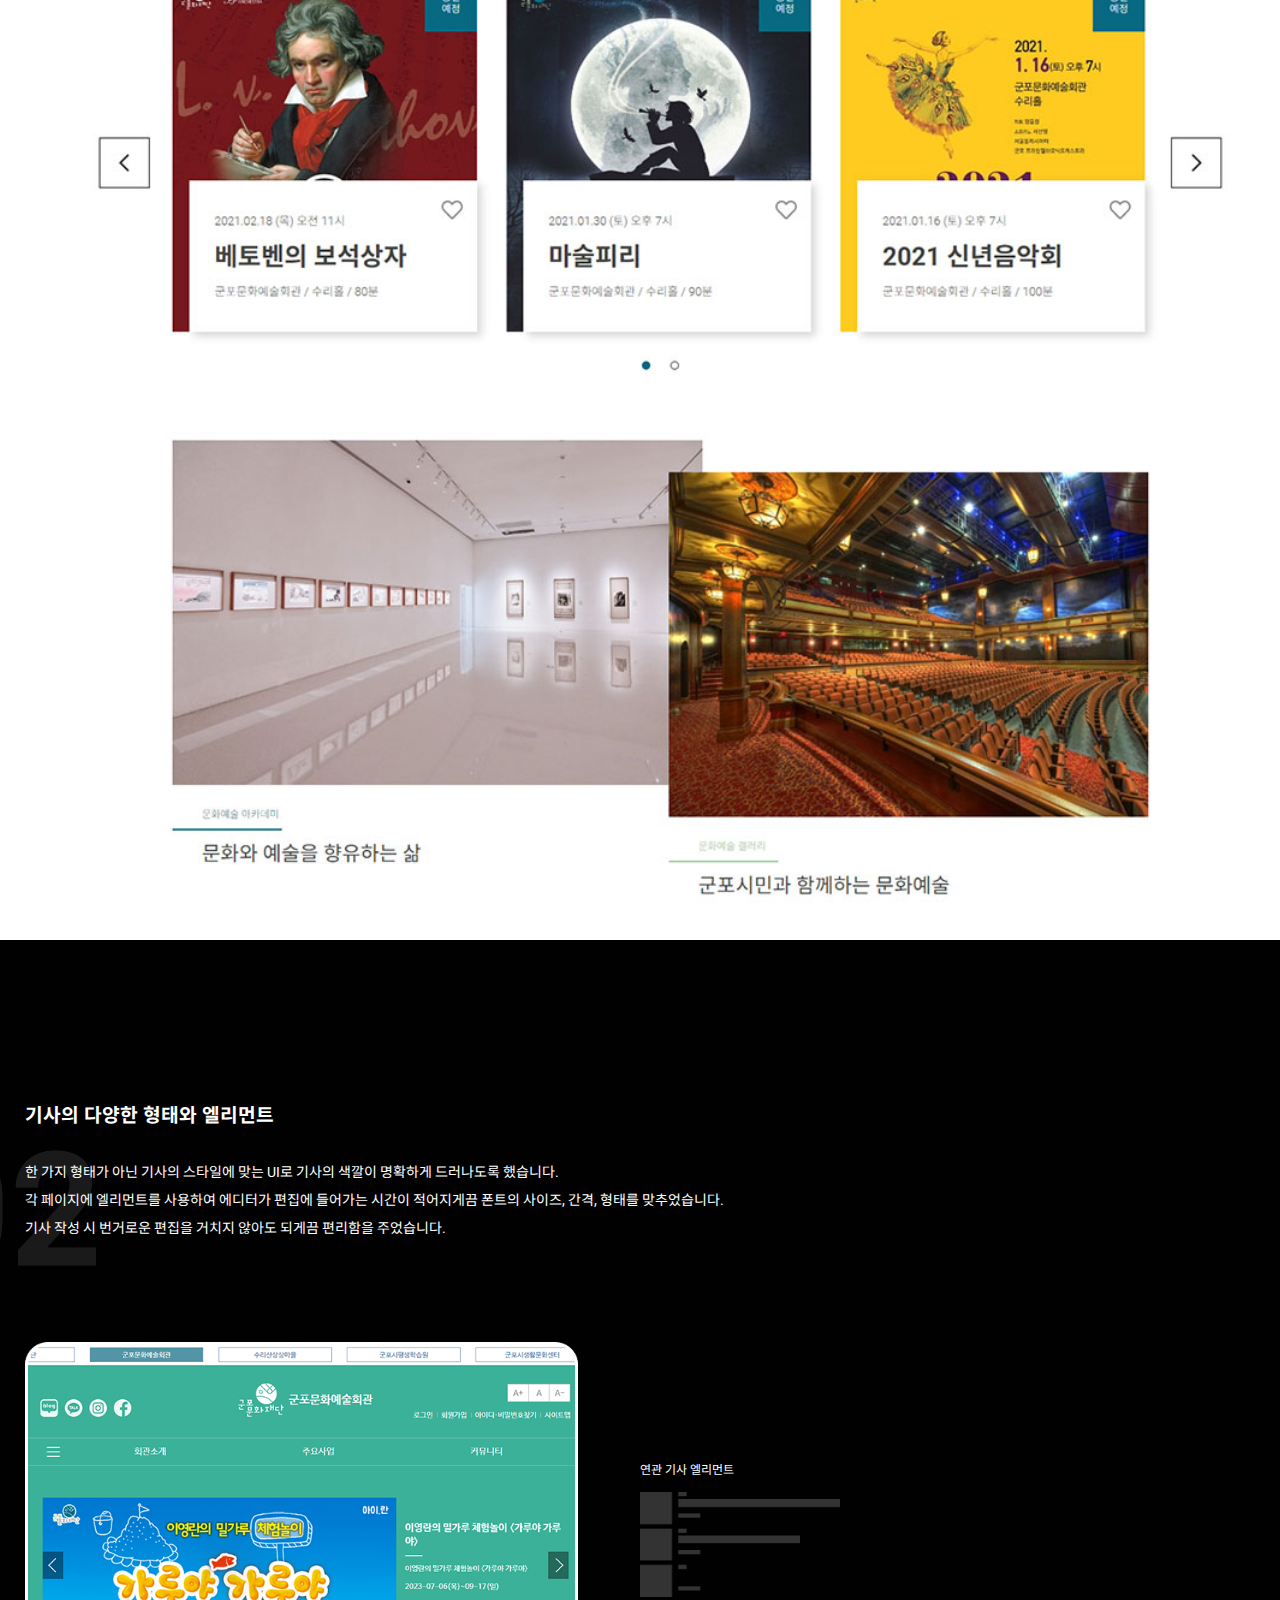
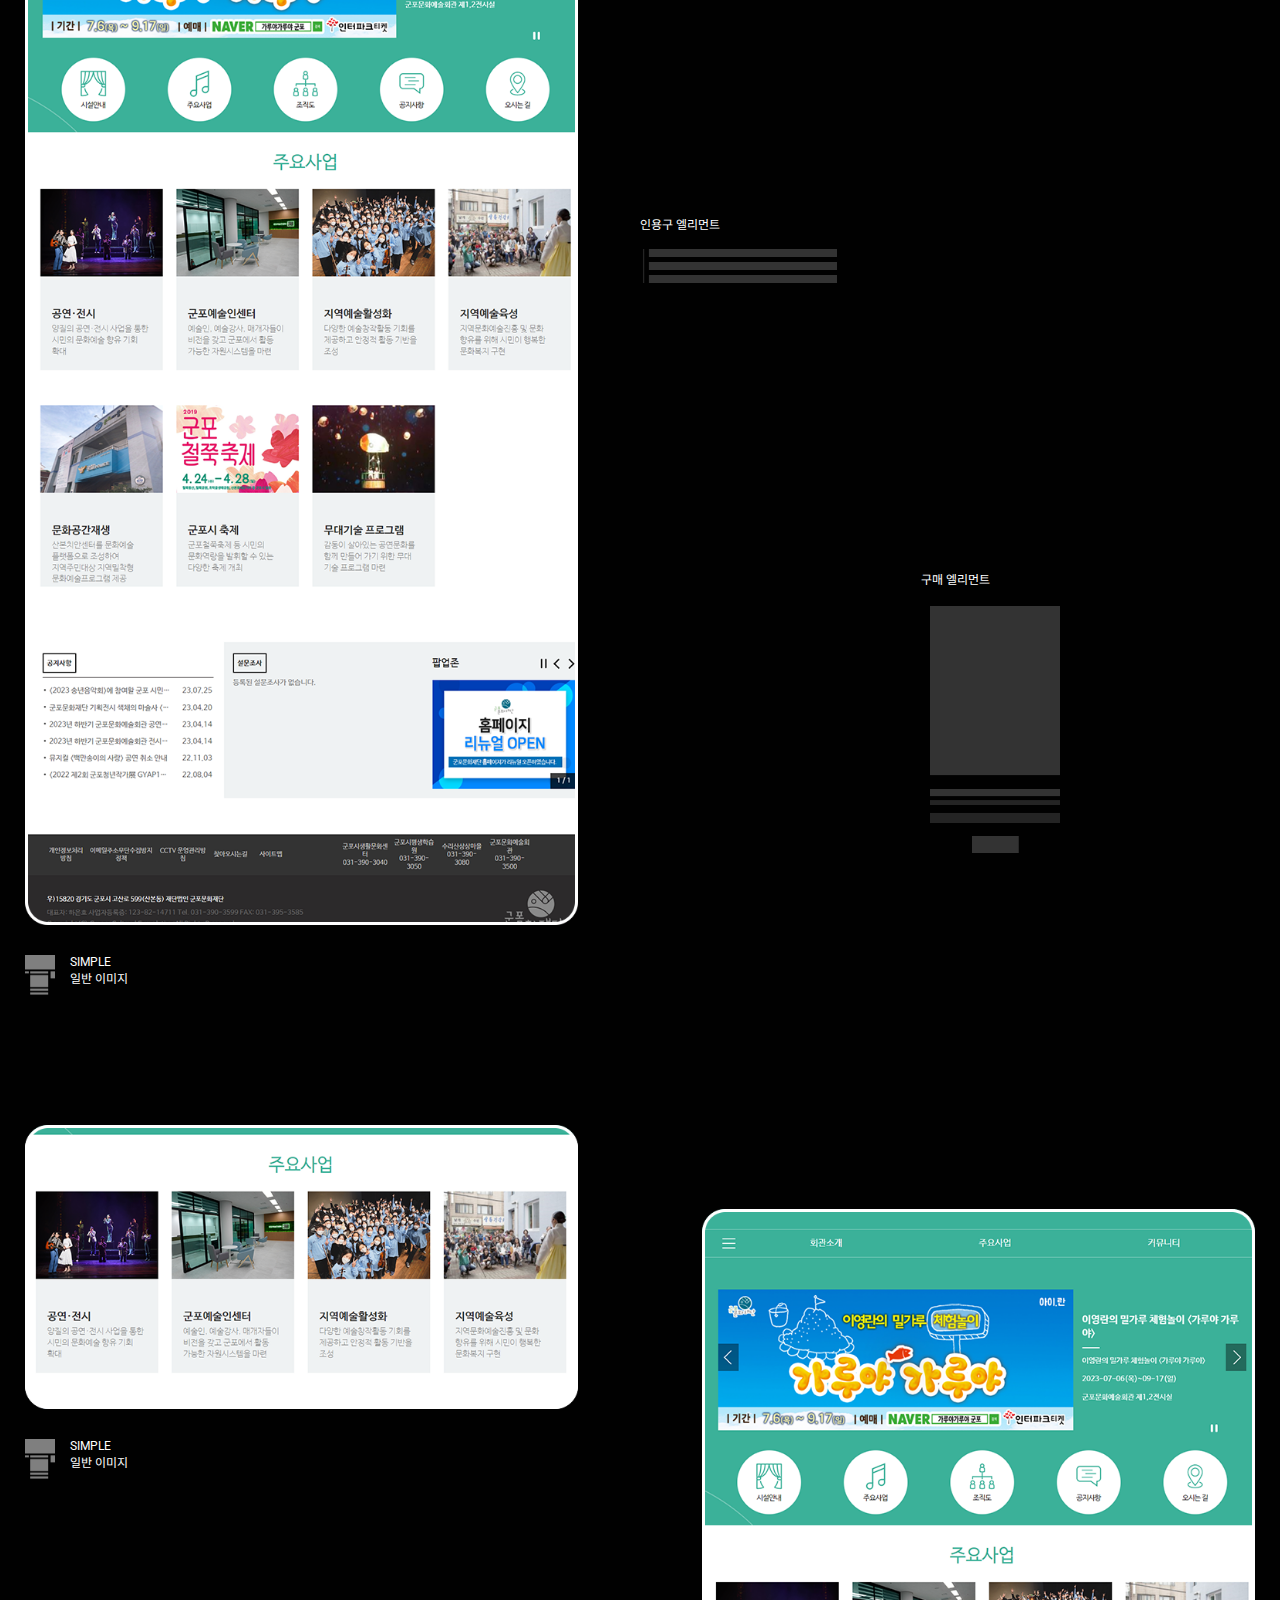
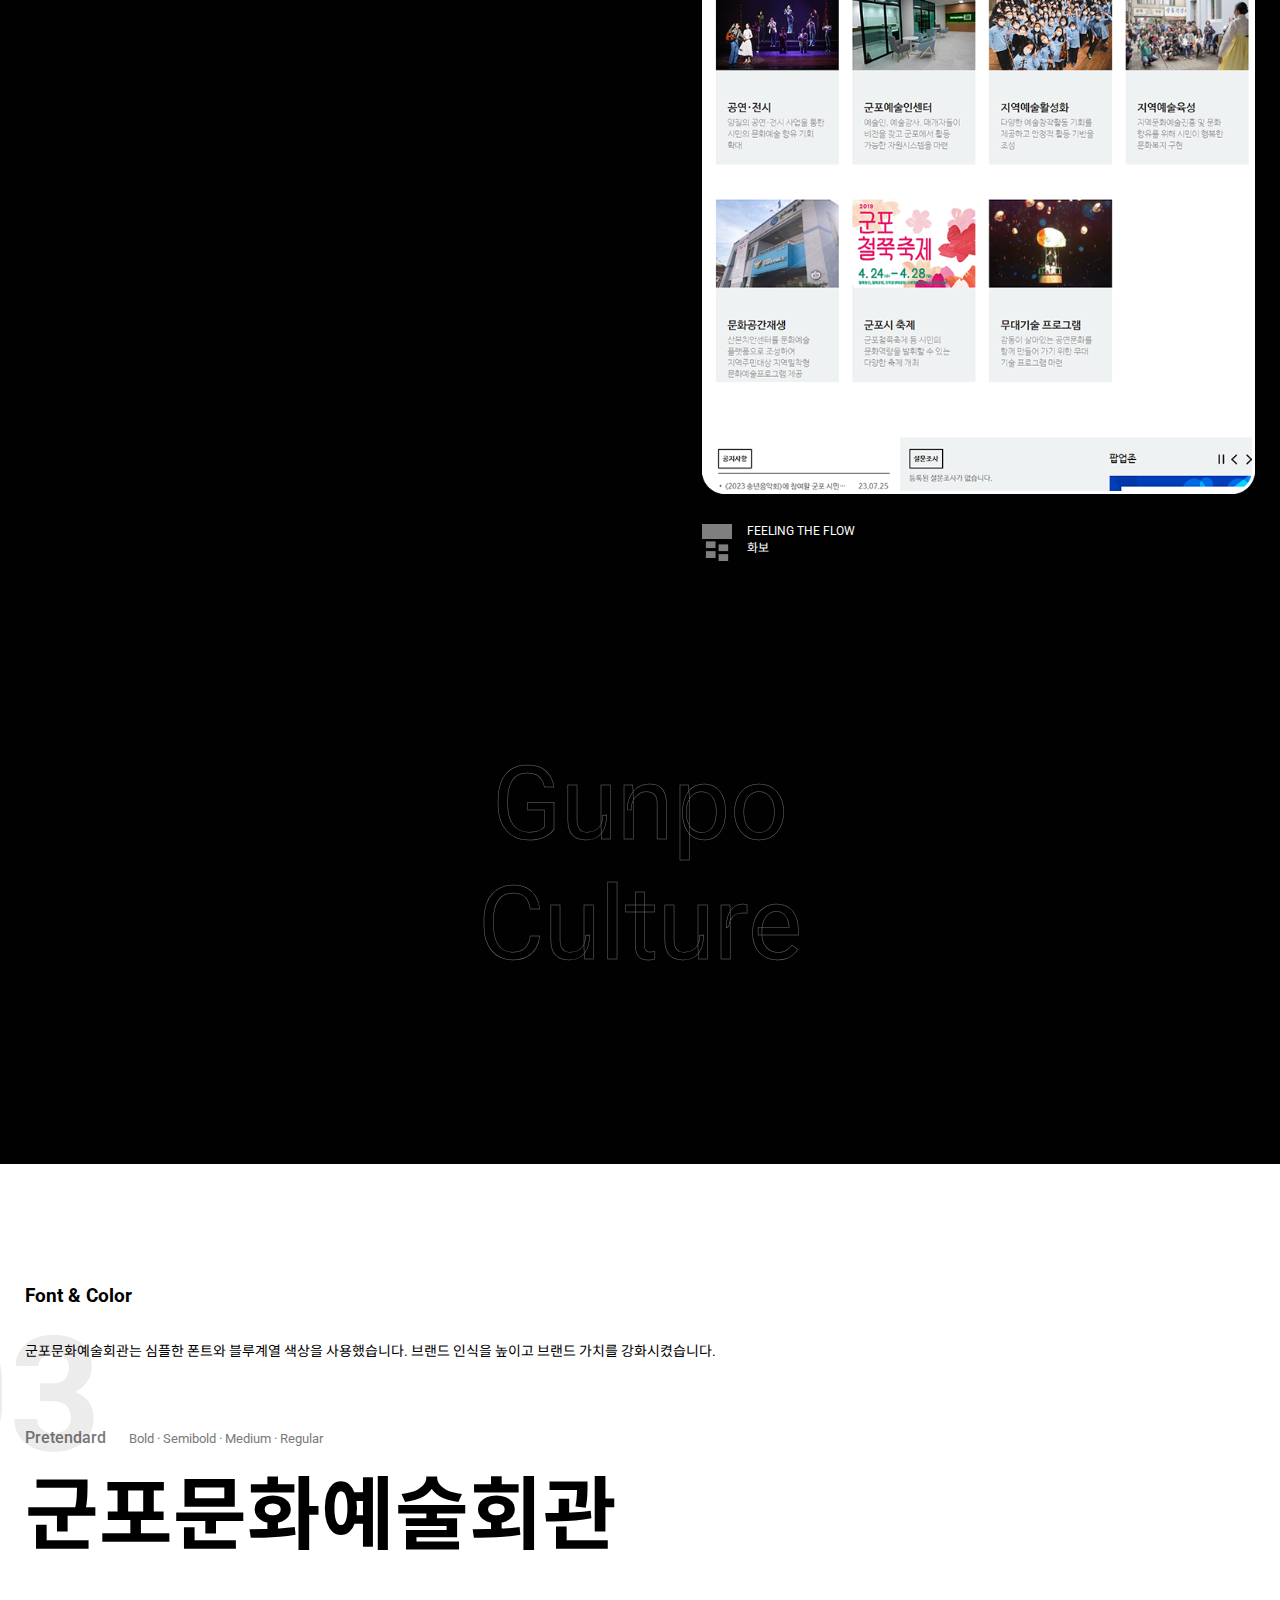
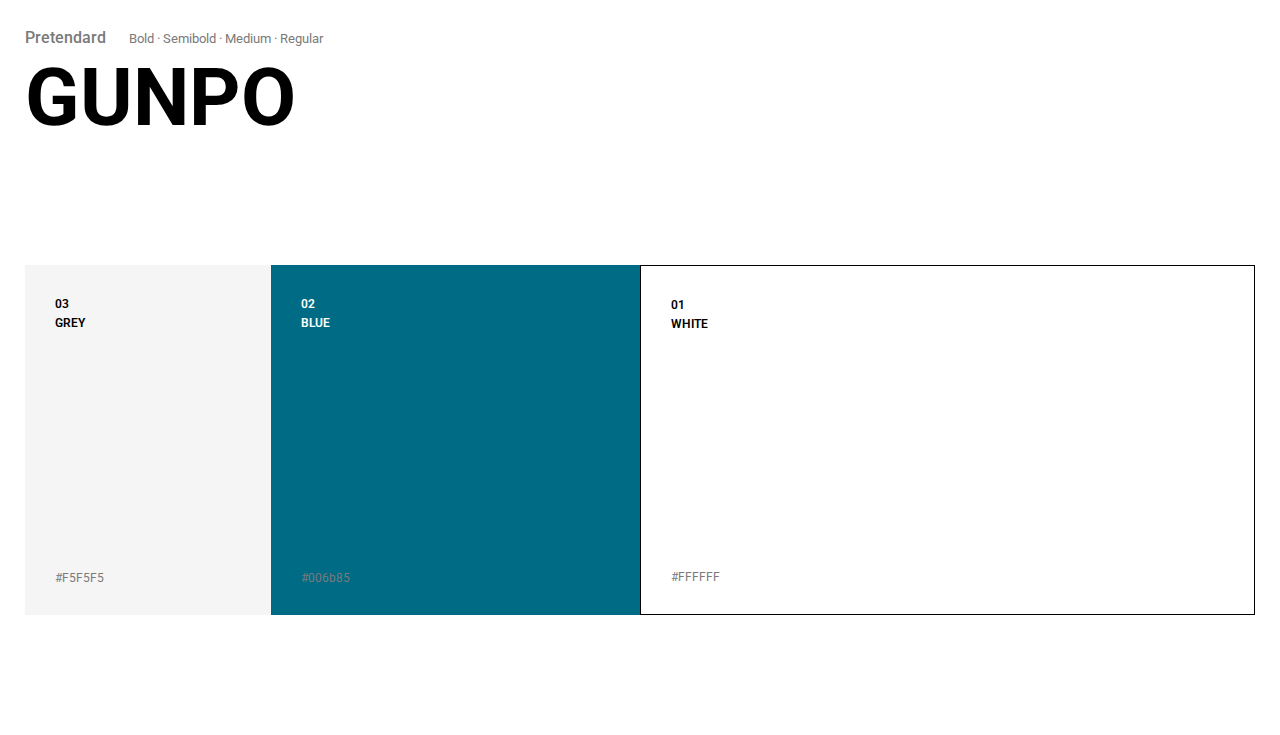
<file: subpage/gunpo/index.html>
<!DOCTYPE html>
<html lang="ko">
<head>
<title>portfolio :: Portfolio Mockup</title>
<meta charset="utf-8">
<meta name="viewport" content="width=device-width, initial-scale=1.0, maximum-scale=1">
<link rel="stylesheet" href="https://fonts.googleapis.com/css2?family=Roboto:wght@100;300;400;500;700;900&display=swap">
<link rel="stylesheet" href="https://fonts.googleapis.com/css2?family=Noto+Sans+KR:wght@300;400;500;600&display=swap">
<link rel="stylesheet" href="https://site-assets.fontawesome.com/releases/v6.1.2/css/all.css">
<link rel="stylesheet" href="css/style.css">
</head>

<body>
<div class="wrapper">
	<div class="header">
		<h1><a href=""><img src="images/logo.png" alt="logo"></a></h1>
		<a href="" class="tab">
			<span></span>
			<span></span>
		</a>
	</div>
	<section id="page1">
		<div class="slider">
			<div class="tag">GUNPO</div>
			<div class="title">
				<h2>
					ART<br>CENTER<br>
					<span>GUNPO CULTURE</span>
				</h2>
			</div>
			<div class="direction">
				<a href="" class="prev">prev</a>
				<a href="" class="next">next</a>
			</div>
		</div>
		<div class="prologue">
			<div class="title">군포문화예술회관</div>
			<div class="desc">
				<p>
					<strong>프로젝트명</strong>
					<span>군포문화예술회관 웹사이트 UX/UI</span>
				</p>
				<p>
					<strong>제작방식</strong>
					<span>워드프레스</span>
				</p>
				<p>
					군포문화예술회관은 다양한 정보를 명확히 
					전달하는 미션을 UI/UX에 기반한 웹사이트로 제작했습니다.
					<span>다소 답답했던 기존 사이트와는 
					달리 여백과 시원하고 깔끔한 레이아웃을 사용하여 콘텐츠 경험을 개선하고 사용자의 
					충성도를 높이도록 했습니다.</span>
				</p>
			</div>
			<div class="modal">
				<img src="images/desktop_modal.png" alt="desktop modal">
			</div>
		</div>
	</section>
	<section id="page2">
		<div class="inner">
			<div class="overview">
				<div class="title">
					<h3>OVERVIEW</h3>
					<p>
						웹사이트를 분석하고 개편되는 웹사이트에 미디어 매체의 역할과 사용자의 편의성을 적용하기 위해
						디지털 매거진 매체에 최적화를 하였으며 불편함, 낮은 가독성, 답답함 
						같이 직관적이지 못한 요소들은 레이아웃을 변경한 UI로 웹사이트 개선에 사용했습니다.
					</p>
				</div>
				<div class="content">
					<div class="top">
						<ul>
							<li>
								<div class="round">
									<strong>데일리<br>디지털 미디어</strong>
									<p>정확한 안내<br>정보데일리 디지털 미디어<br>표현 필요</p>
								</div>
							</li>
							<li>
								<div class="round">
									<strong>정보전달</strong>
									<p>직관적이지 못한 요소들로<br>인한 정보전달의 답답함</p>
								</div>
							</li>
							<li>
								<div class="round">
									<strong>모바일 퍼스트</strong>
									<p>모바일 사용자의 증가로<br>인한 반응형 페이지 필요</p>
								</div>
							</li>
						</ul>
					</div>
					<div class="bottom">
						<ul>
							<li>
								<strong>신뢰성 있는 매체</strong>
								<p>
									<!-- 단정한 블랙&화이트의 컬러와 사용자<br>
									의 편의성을 위한 구성을 사용하여<br> -->
									정보 미디어 매체의 필수요소인 신뢰<br>
									성을 표현했습니다.
								</p>
							</li>
							<li>
								<strong>시원한 레이아웃</strong>
								<p>
									1600px의 넓은 바디영역으로 다양한<br>
									콘텐츠가 답답하지 않도록 했습니다.<br>
									홈페이지에 다양한 섬네일으로 각 카<br>
									테고리가 분류되어 페이지가 시원해<br>
									보이도록 했습니다.
								</p>
							</li>
							<li>
								<!-- <strong>모바일 최적화</strong>
								<p>
									단정한 블랙&화이트의 컬러와 사용자<br>
									의 편의성을 위한 구성을 사용하여<br>
									정보 미디어 매체의 필수요소인 신뢰<br>
									성을 표현했습니다.
								</p> -->
							</li>
						</ul>
					</div>
				</div>
			</div>
		</div>
	</section>
	<section id="page3">
		<div class="part1">
			<div class="title">
				<h3># 새로운 인사이트의 디지털 매거진</h3>
				<strong>섬네일의 형태</strong>
				<p>
					스크롤이 긴 페이지에서 사용자는 스크롤을 빠르게 합니다. 이러한 상황에서 섬네일의 모양이 같을 경우 섹션의 구분이 어렵습니다. 
					<br>따라서 섹션별로 섬네일에 차별성을 두어 사용자가 섹션의 구분을 인지 할 수 있도록 했습니다.
				</p>
			</div>
			<div class="tablet">
				<img src="images/tablet.jpg" alt="tablet">
			</div>
		</div>
		<div class="part2">
			<div class="inner">
				<div class="title">
					<strong>기사의 다양한 형태와 엘리먼트</strong>
					<p>
						한 가지 형태가 아닌 기사의 스타일에 맞는 UI로 기사의 색깔이 명확하게 드러나도록 했습니다.<br>
						각 페이지에 엘리먼트를 사용하여 에디터가 편집에 들어가는 시간이 적어지게끔 폰트의 사이즈, 간격, 형태를 맞추었습니다.<br>
						기사 작성 시 번거로운 편집을 거치지 않아도 되게끔 편리함을 주었습니다.
					</p>
				</div>
				<div class="review">
					<ul>
						<li>
							<div class="desktop">
								<img src="images/desktop1.png" alt="desktop1">
								<div class="pop1">
									<p>연관 기사 엘리먼트</p>
									<img src="images/element1.png" alt="element1">
							</div>
							<div class="pop2">
								<p>인용구 엘리먼트</p>
								<img src="images/element2.png" alt="elemen2">
							</div>
							<div class="pop3">
								<p>구매 엘리먼트</p>
								<img src="images/element3.png" alt="element3">
							</div>
							<div class="pop4">
								<img src="images/simple1.png" alt="">
								<p>SIMPLE<br>일반 이미지</p>
							</div>
						</li>
						<li>
							<div class="desktop">
								<img src="images/desktop2.png" alt="desktop2">
								<div class="pop4">
									<img src="images/simple1.png" alt="">
									<p>SIMPLE<br>일반 이미지</p>
								</div>
							</div>
						</li>
						<li>
							<div class="desktop">
								<img src="images/desktop3.png" alt="desktop3">
								<div class="pop5">
									<img src="images/simple3.png" alt="simple3">
									<p>FEELING THE FLOW<br>화보</p>
								</div>
							</div>
						</li>
					</ul>
				</div>
				<div class="decoration">Gunpo<br>Culture</div>
			</div>
		</div>
	</section>
	<section id="page4">
		<div class="inner">
			<div class="title">
				<strong>Font & Color</strong>
				<p>
					군포문화예술회관는<br>
					심플한 폰트와 블루계열 색상을 사용했습니다.<br>
					브랜드 인식을 높이고 브랜드 가치를 강화시켰습니다.
				</p>
			</div>
			<div class="font_style">
				<ul>
					<li>
						<div class="pretendard">
							<span>Pretendard</span> Bold · Semibold · Medium · Regular
						</div>
						<div class="example">군포문화예술회관</div>
					</li>
					<li>
						<div class="pretendard">
							<span>Pretendard</span> Bold · Semibold · Medium · Regular
						</div>
						<div class="example">GUNPO</div>
					</li>
				</ul>
			</div>
		</div>
		<div class="color_style">
			<ul>
				<li>
					<p>03<br>GREY</p>
					<span>#F5F5F5</span>
				</li>
				<li>
					<p>02<br>BLUE</p>
					<span>#006b85</span>
				</li>
				<li>
					<p>01<br>WHITE</p>
					<span>#FFFFFF</span>
				</li>
			</ul>
		</div>
	</section>
	<!-- <section id="page5">
		<div class="inner">
			<div class="title">
				<span>04</span>
				<strong>모바일에서의 최적화</strong>
				<p>늘어나는 모바일 사용자를 위한 모바일 페이지입니다.</p>
			</div>
			<div class="modal">
				<ul>
					<li>
						<img src="images/mobile_image1.png" alt="">
						<img src="images/mobile_image4.png" alt="">
					</li>
					<li>
						<img src="images/mobile_image2.png" alt="">
						<img src="images/mobile_image5.png" alt="">
					</li>
					<li>
						<img src="images/mobile_image3.png" alt="">
						<img src="images/mobile_image6.png" alt="">
					</li>
				</ul>
			</div>
		</div>
	</section> -->
</div>
</body>
</html>
</file>
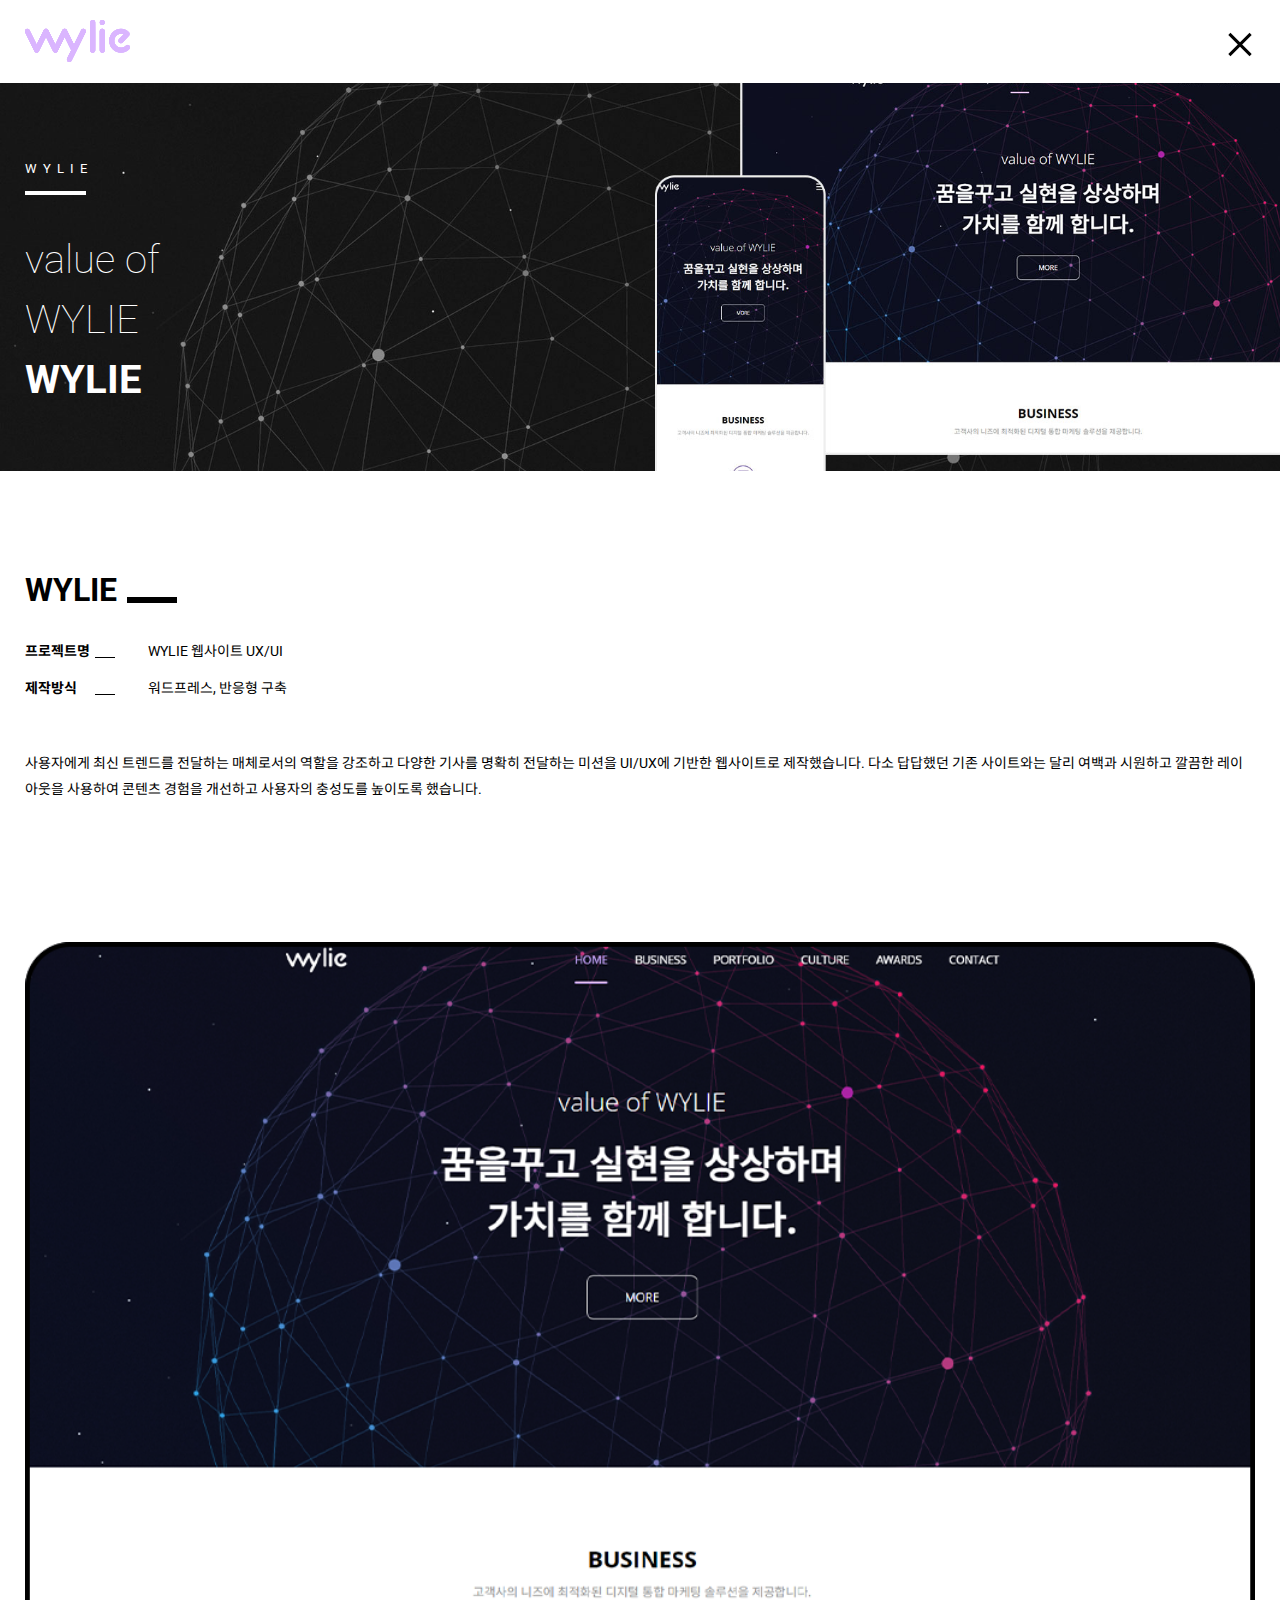
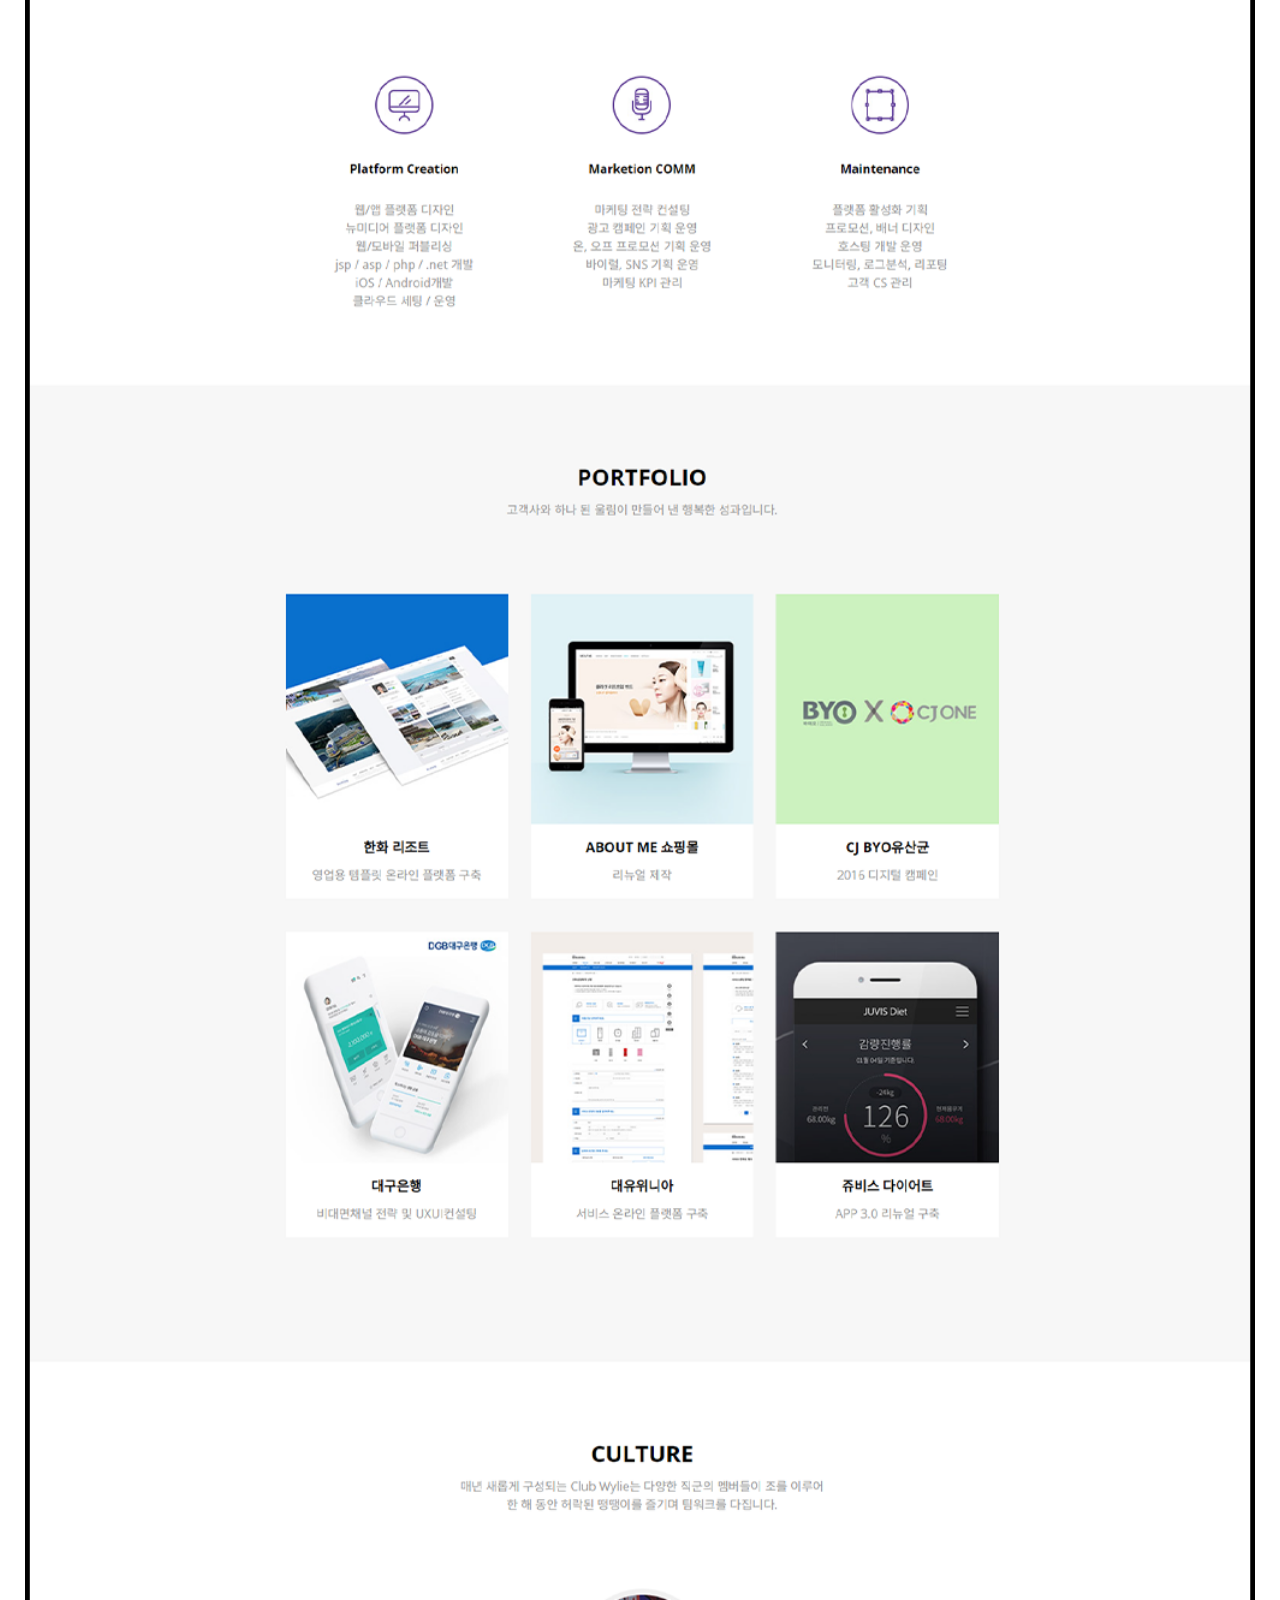
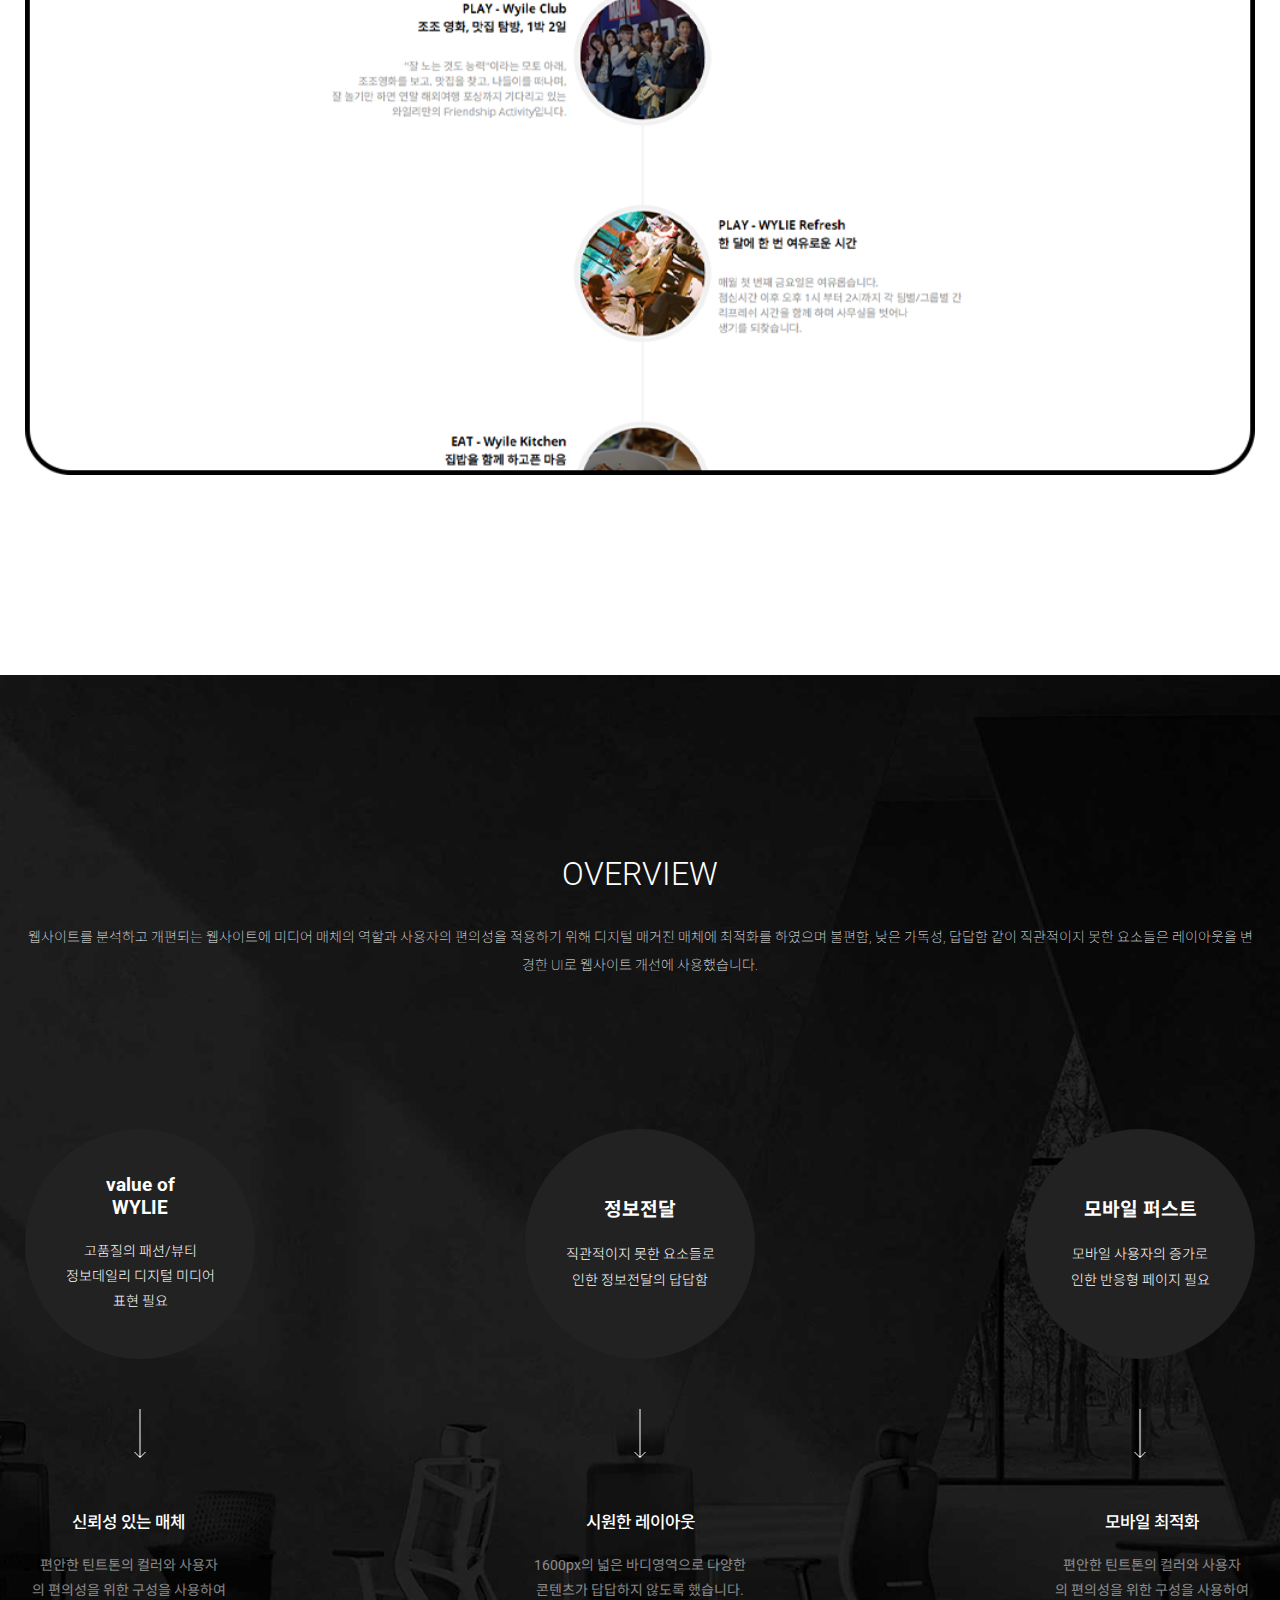
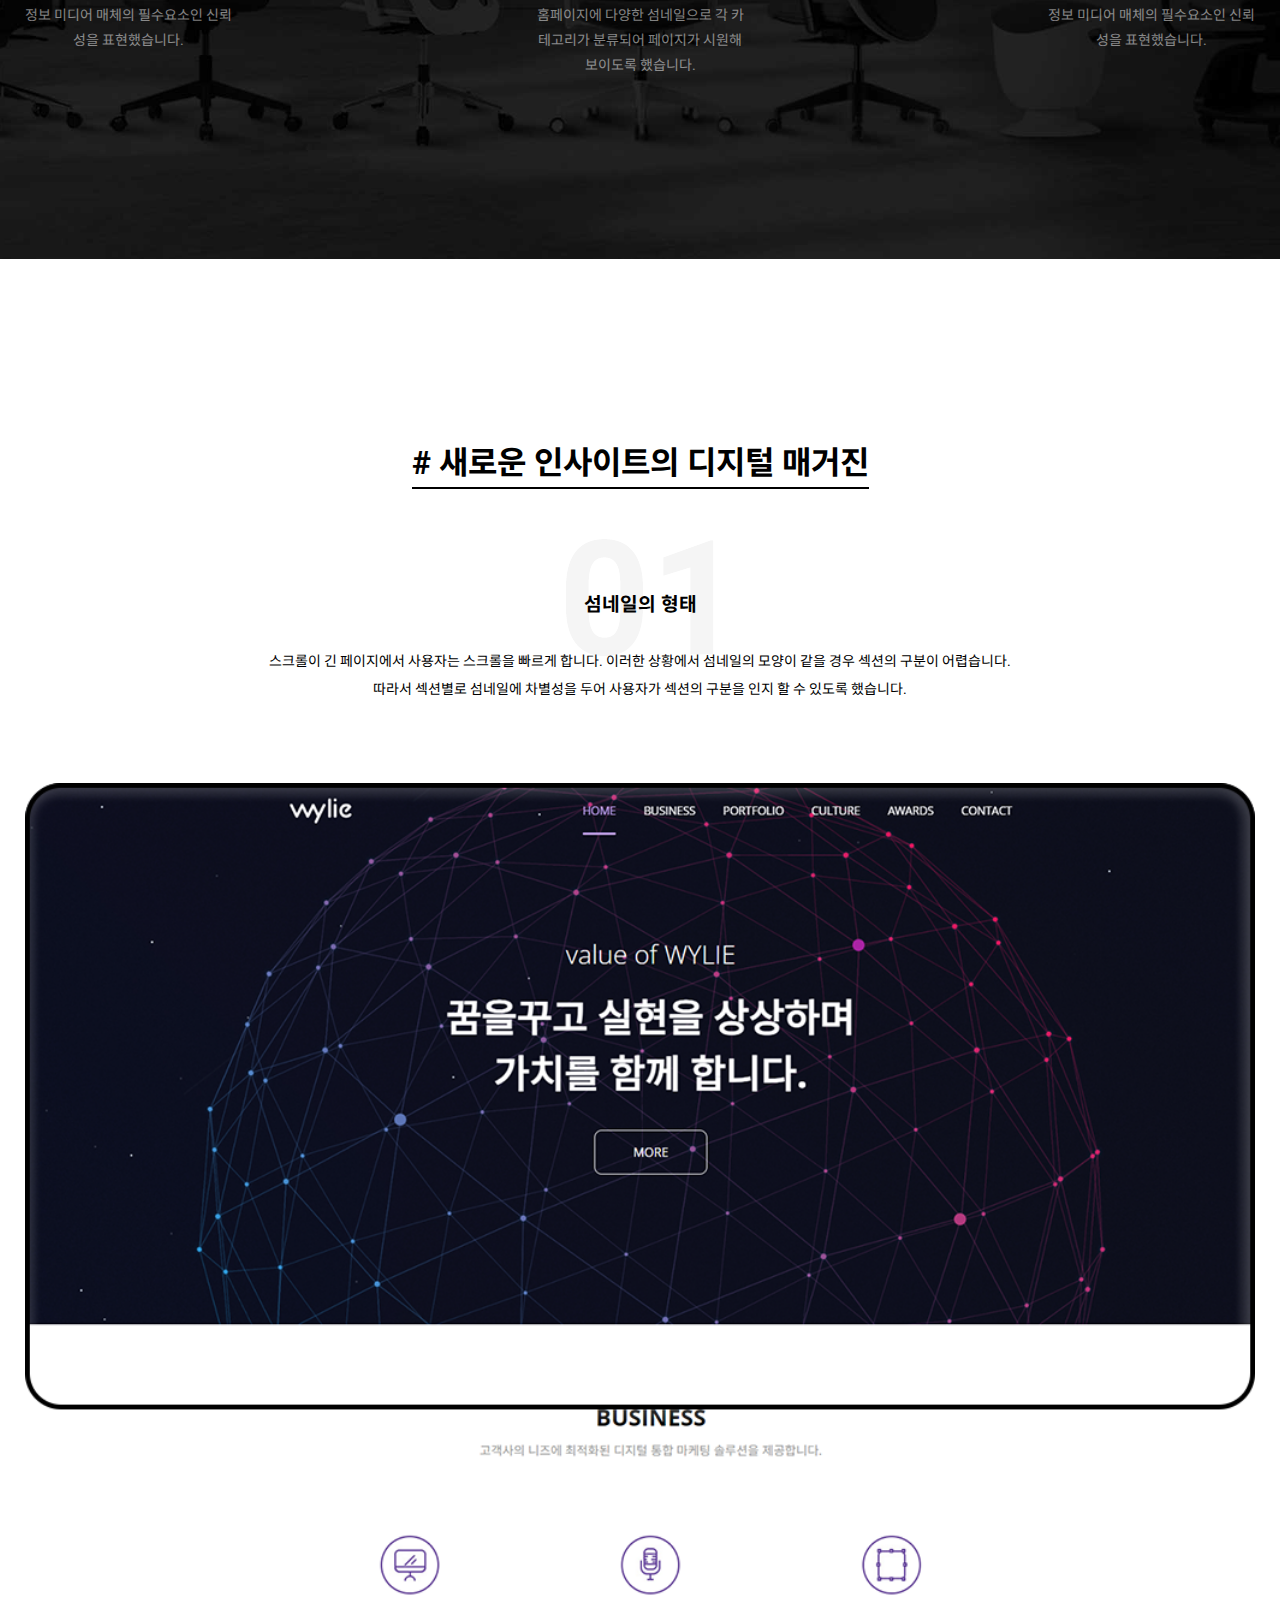
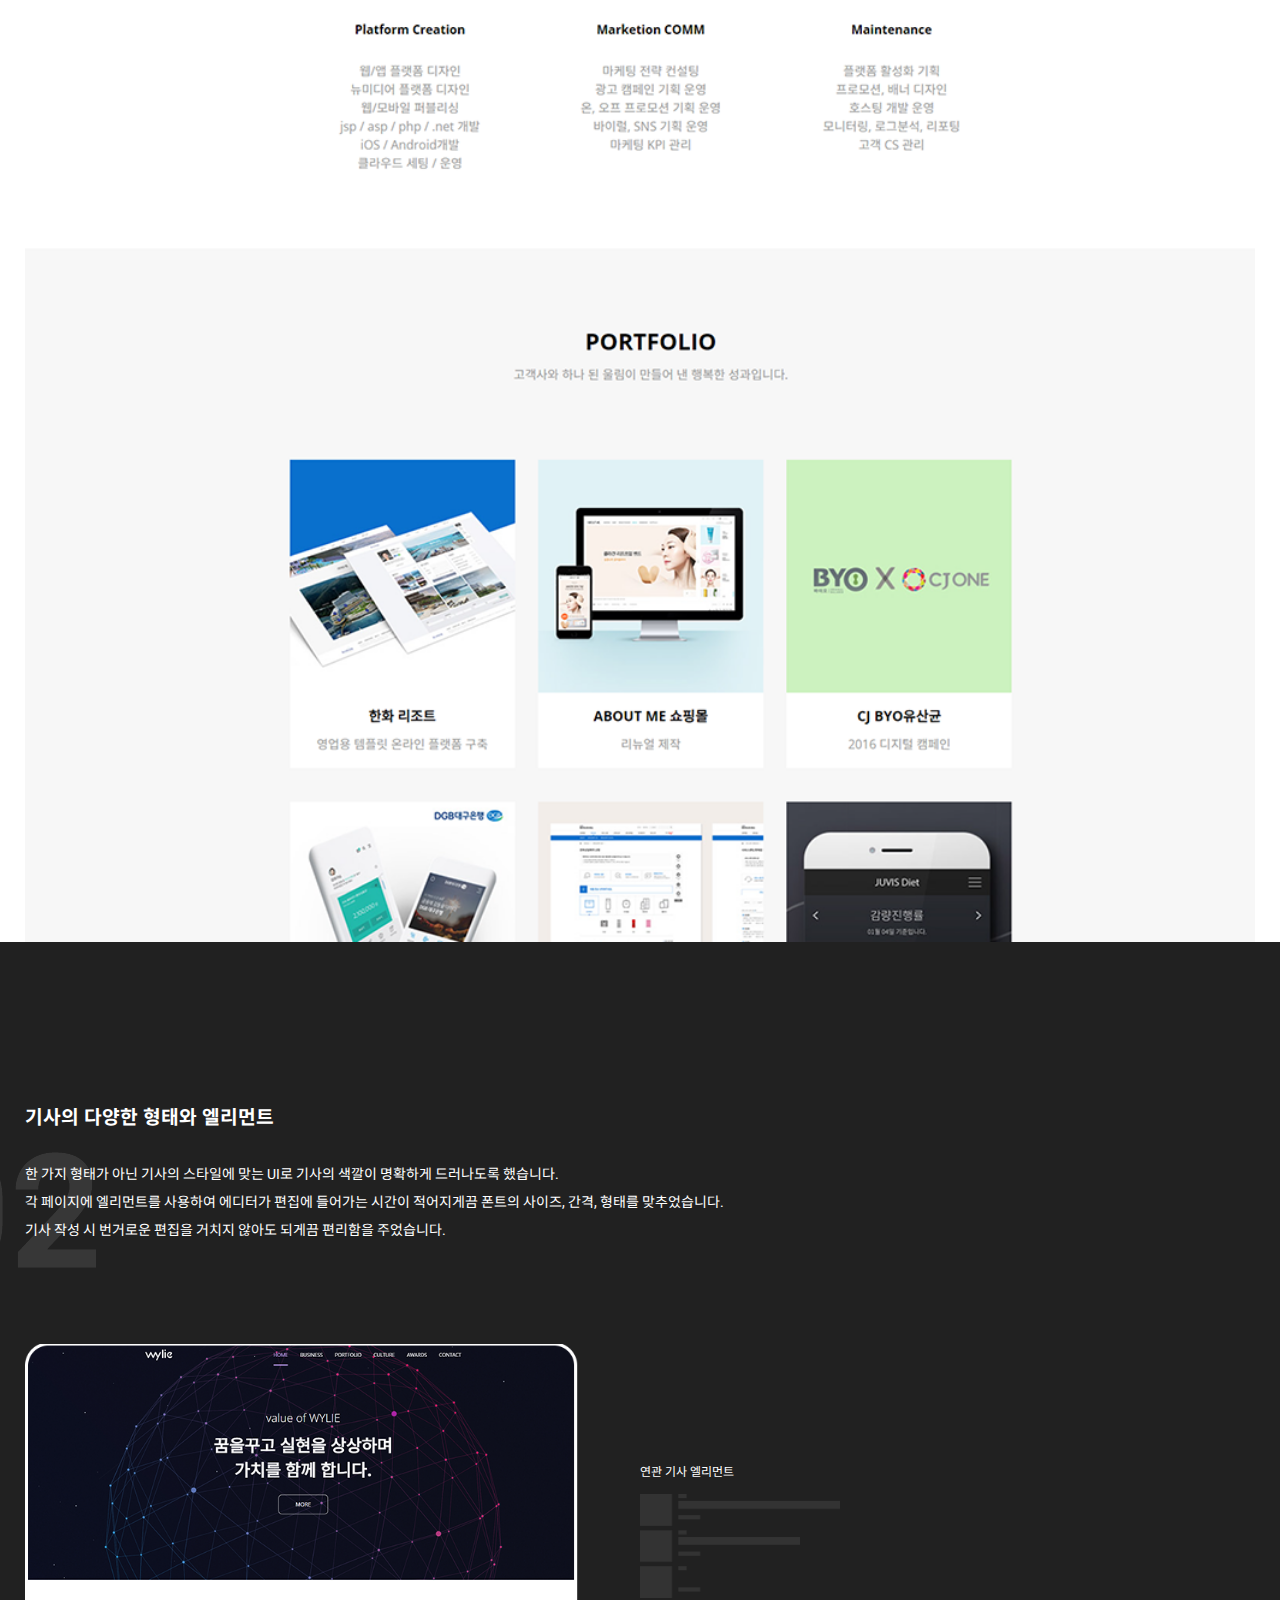
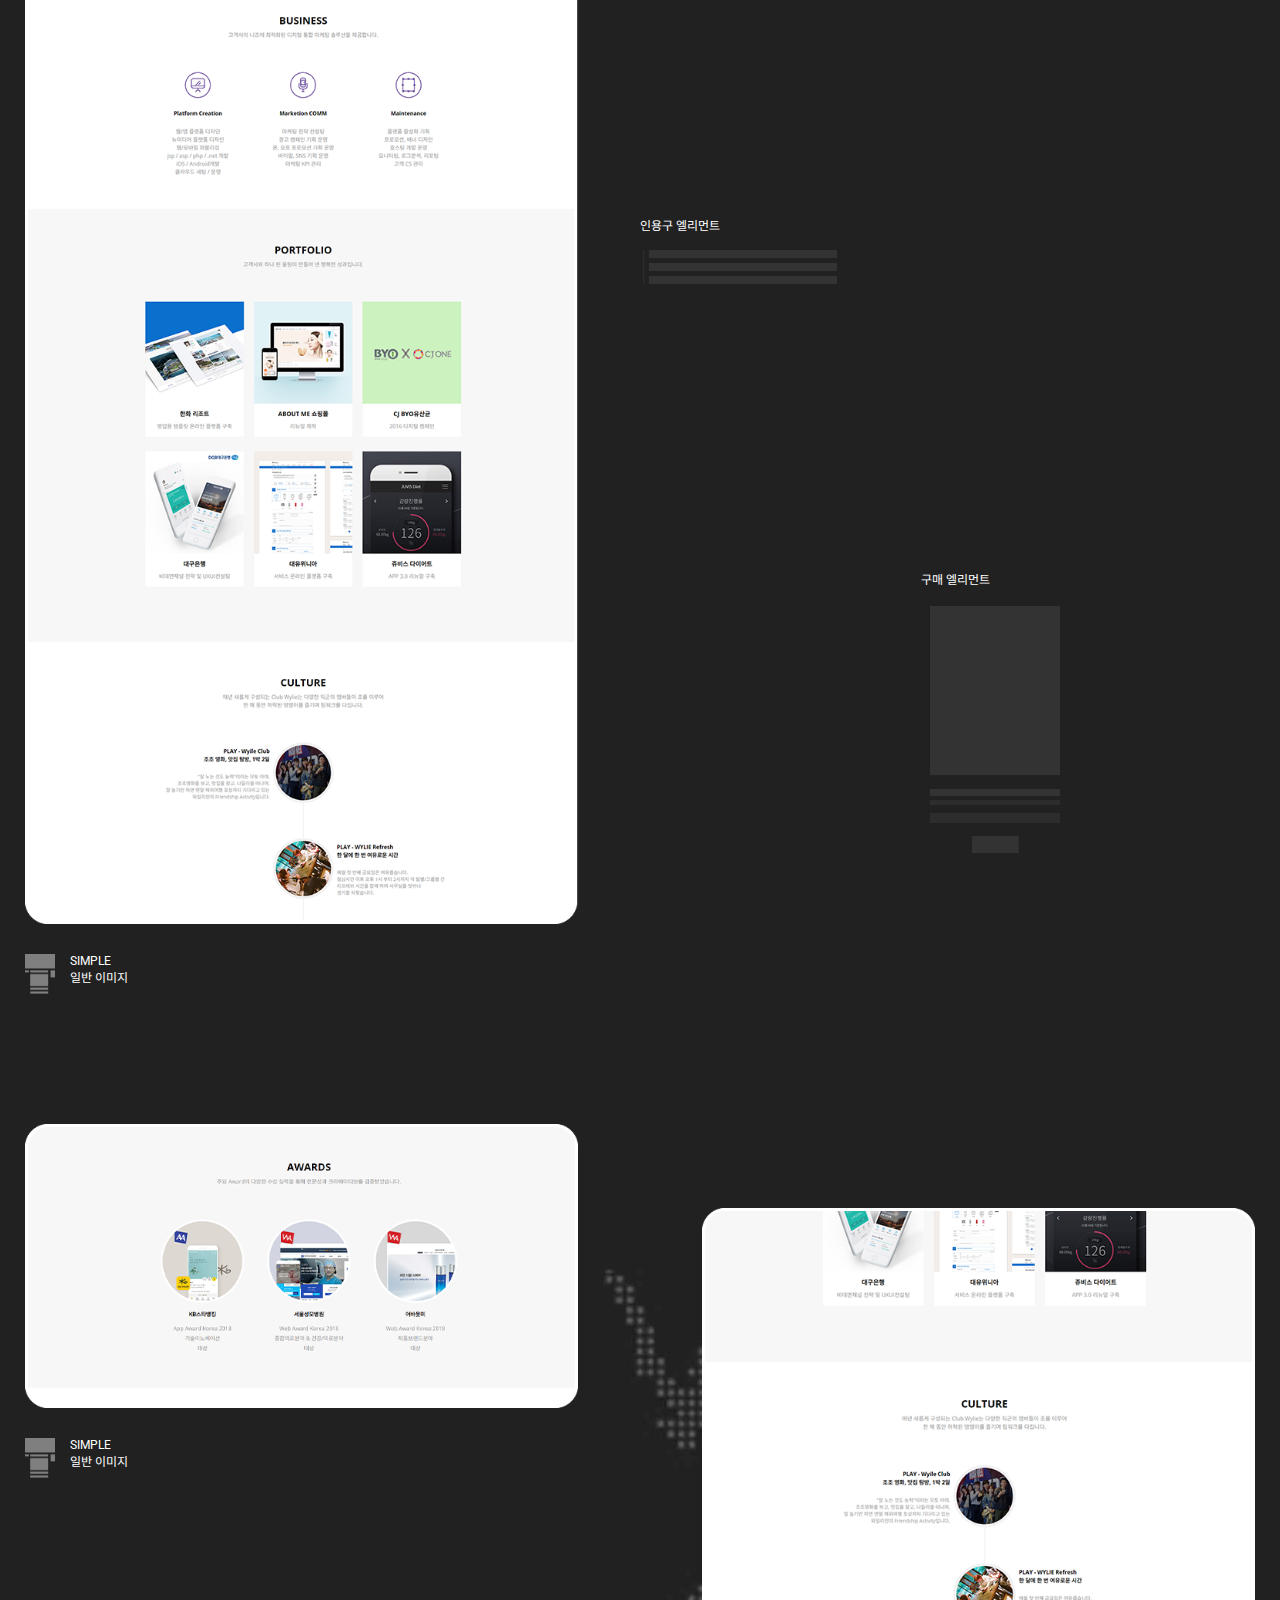
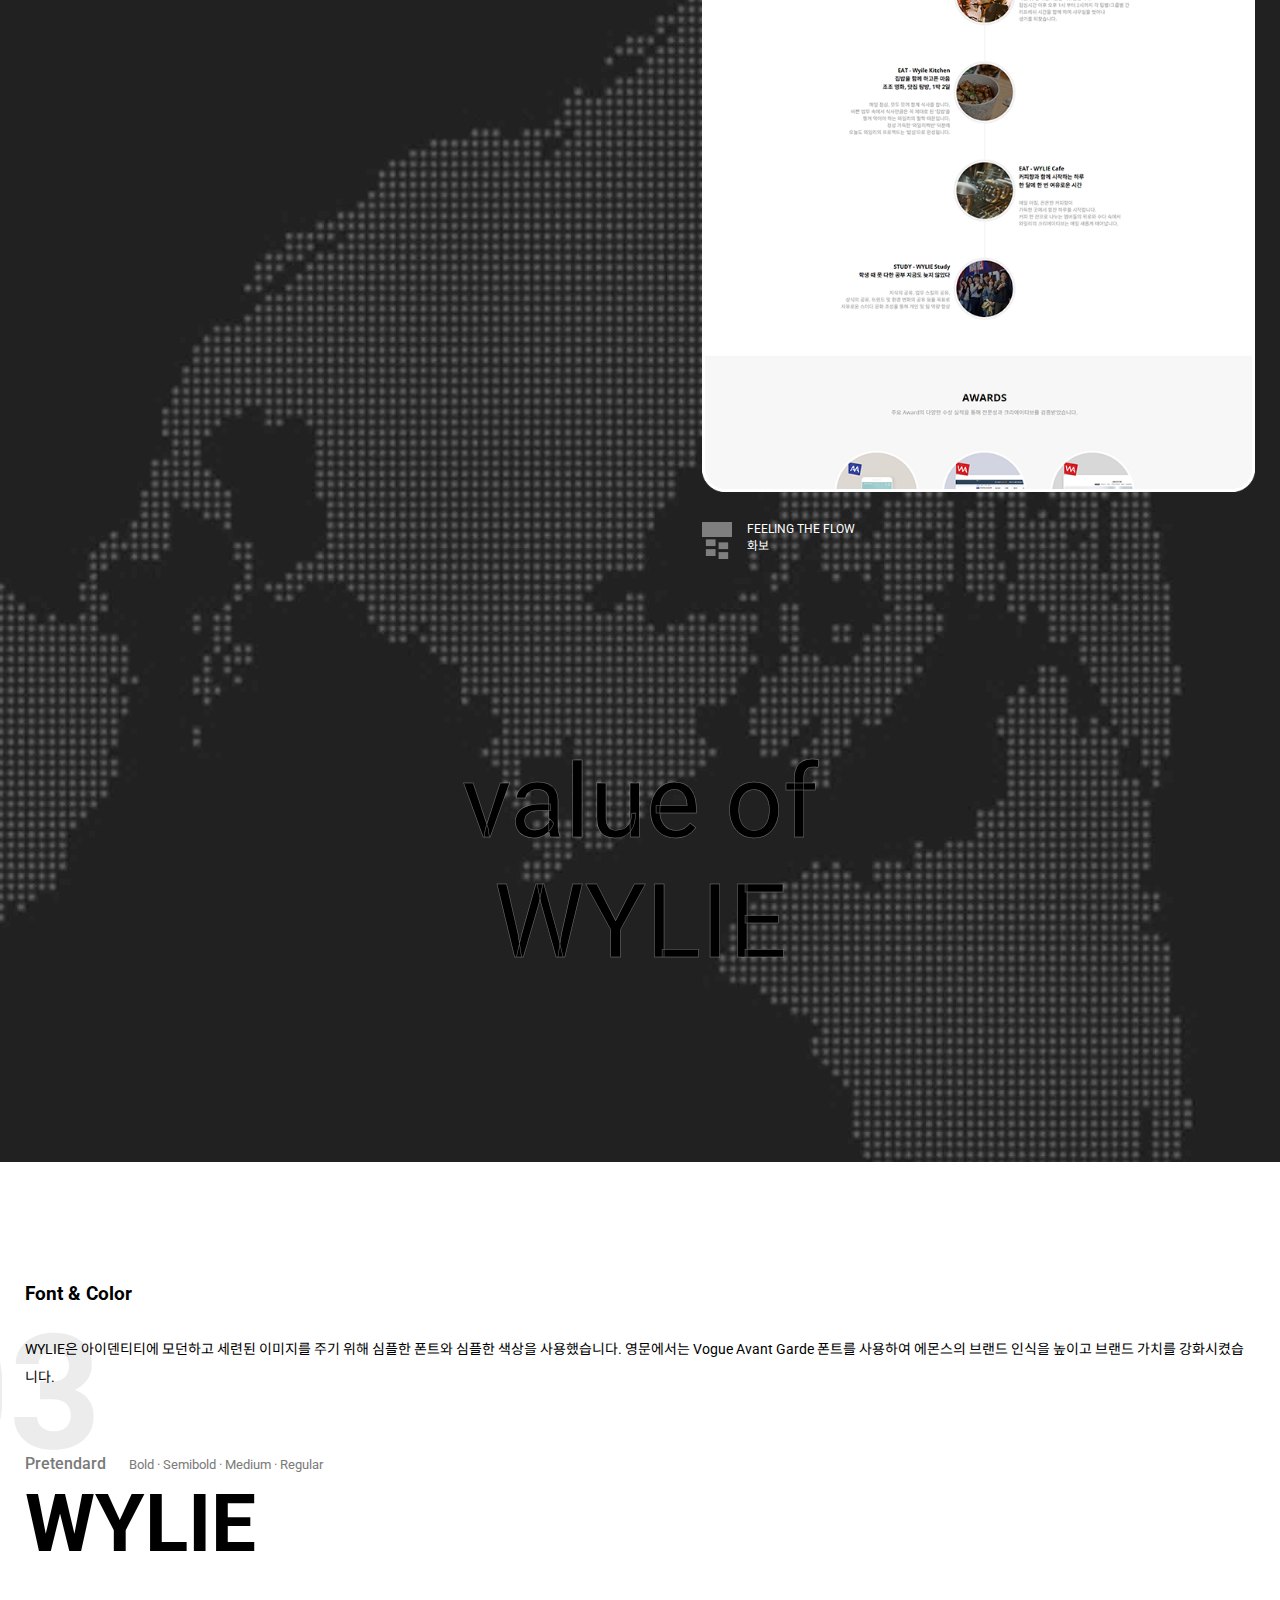
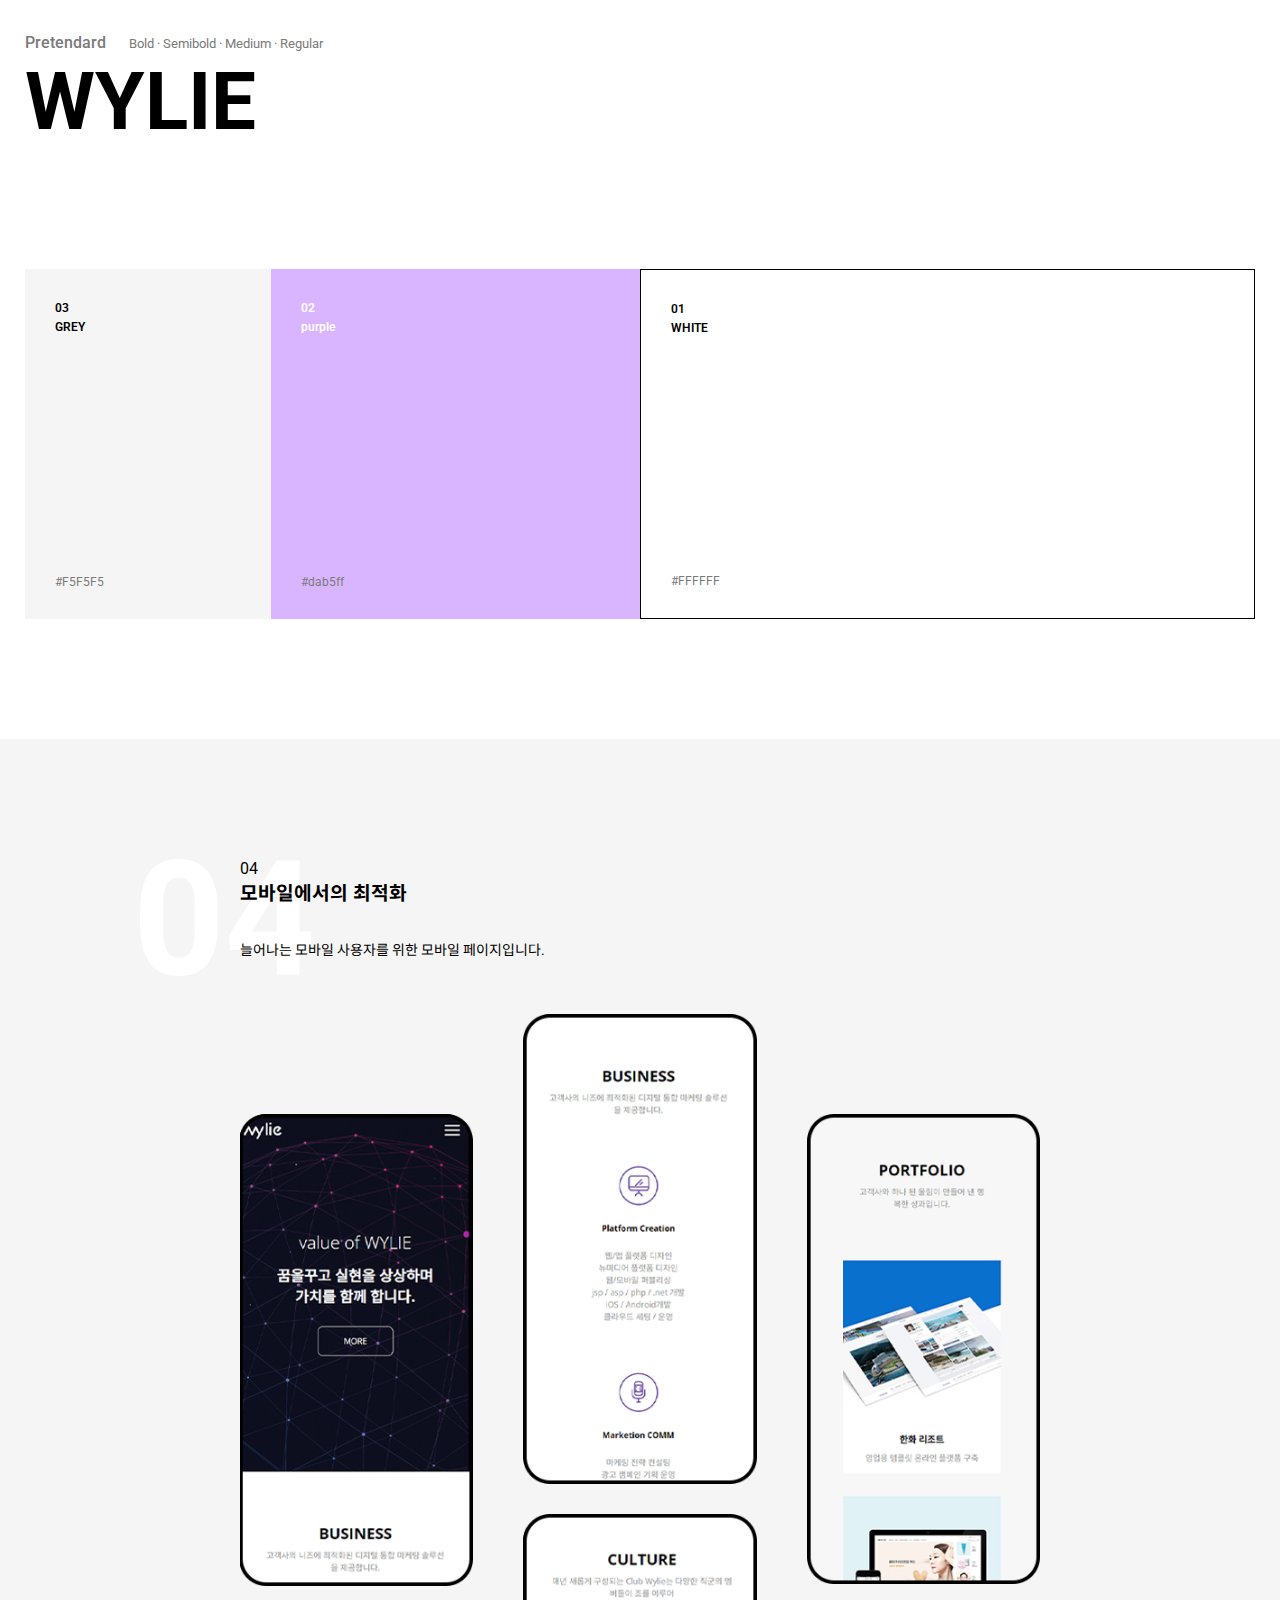
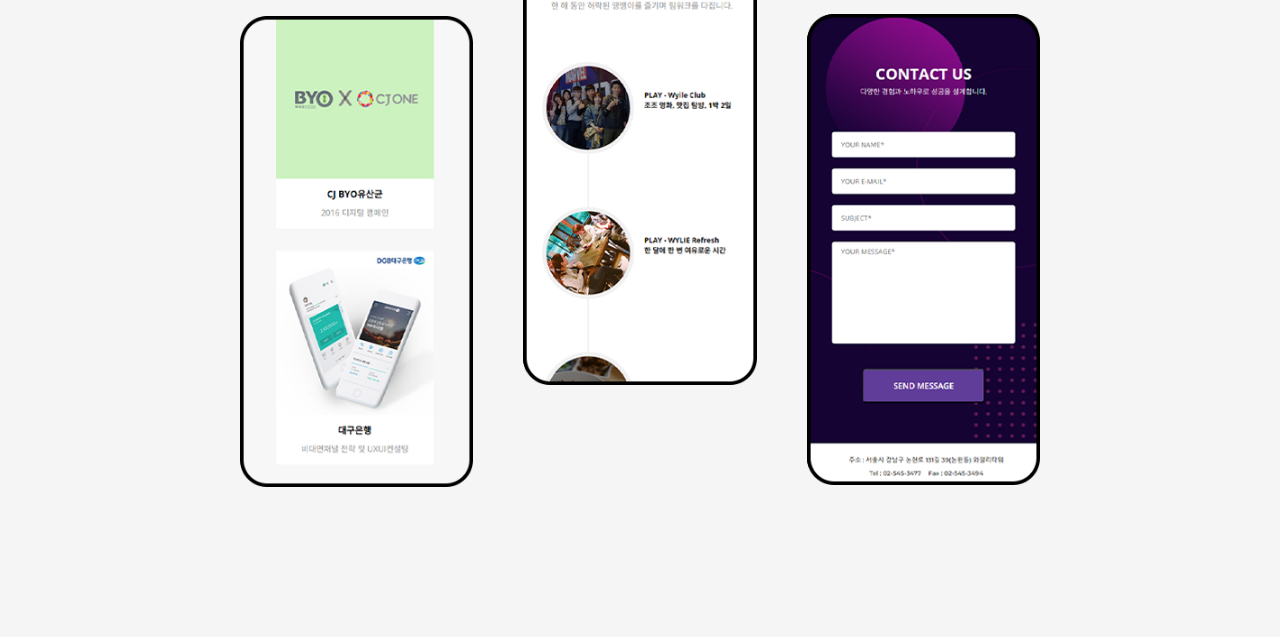
<file: subpage/wylie/index.html>
<!DOCTYPE html>
<html lang="ko">
<head>
<title>portfolio :: Portfolio Mockup</title>
<meta charset="utf-8">
<meta name="viewport" content="width=device-width, initial-scale=1.0, maximum-scale=1">
<link rel="stylesheet" href="https://fonts.googleapis.com/css2?family=Roboto:wght@100;300;400;500;700;900&display=swap">
<link rel="stylesheet" href="https://fonts.googleapis.com/css2?family=Noto+Sans+KR:wght@300;400;500;600&display=swap">
<link rel="stylesheet" href="https://site-assets.fontawesome.com/releases/v6.1.2/css/all.css">
<link rel="stylesheet" href="css/style.css">
</head>

<body>
<div class="wrapper">
	<div class="header">
		<h1><a href=""><img src="images/logo.png" alt="logo"></a></h1>
		<a href="" class="tab">
			<span></span>
			<span></span>
		</a>
	</div>
	<section id="page1">
		<div class="slider">
			<div class="tag">WYLIE</div>
			<div class="title">
				<h2>
					value of<br>WYLIE<br>
					<span>WYLIE</span>
				</h2>
			</div>
			<div class="direction">
				<a href="" class="prev">prev</a>
				<a href="" class="next">next</a>
			</div>
		</div>
		<div class="prologue">
			<div class="title">WYLIE</div>
			<div class="desc">
				<p>
					<strong>프로젝트명</strong>
					<span>WYLIE 웹사이트 UX/UI</span>
				</p>
				<p>
					<strong>제작방식</strong>
					<span>워드프레스, 반응형 구축</span>
				</p>
				<p>
					사용자에게 최신 트렌드를 전달하는 매체로서의 역할을 강조하고 다양한 기사를 명확히 
					전달하는 미션을 UI/UX에 기반한 웹사이트로 제작했습니다.
					<span>다소 답답했던 기존 사이트와는 
					달리 여백과 시원하고 깔끔한 레이아웃을 사용하여 콘텐츠 경험을 개선하고 사용자의 
					충성도를 높이도록 했습니다.</span>
				</p>
			</div>
			<div class="modal">
				<img src="images/desktop_modal.png" alt="desktop modal">
			</div>
		</div>
	</section>
	<section id="page2">
		<div class="inner">
			<div class="overview">
				<div class="title">
					<h3>OVERVIEW</h3>
					<p>
						웹사이트를 분석하고 개편되는 웹사이트에 미디어 매체의 역할과 사용자의 편의성을 적용하기 위해
						디지털 매거진 매체에 최적화를 하였으며 불편함, 낮은 가독성, 답답함 
						같이 직관적이지 못한 요소들은 레이아웃을 변경한 UI로 웹사이트 개선에 사용했습니다.
					</p>
				</div>
				<div class="content">
					<div class="top">
						<ul>
							<li>
								<div class="round">
									<strong>value of<br>WYLIE</strong>
									<p>고품질의 패션/뷰티<br>정보데일리 디지털 미디어<br>표현 필요</p>
								</div>
							</li>
							<li>
								<div class="round">
									<strong>정보전달</strong>
									<p>직관적이지 못한 요소들로<br>인한 정보전달의 답답함</p>
								</div>
							</li>
							<li>
								<div class="round">
									<strong>모바일 퍼스트</strong>
									<p>모바일 사용자의 증가로<br>인한 반응형 페이지 필요</p>
								</div>
							</li>
						</ul>
					</div>
					<div class="bottom">
						<ul>
							<li>
								<strong>신뢰성 있는 매체</strong>
								<p>
									편안한 틴트톤의 컬러와 사용자<br>
									의 편의성을 위한 구성을 사용하여<br>
									정보 미디어 매체의 필수요소인 신뢰<br>
									성을 표현했습니다.
								</p>
							</li>
							<li>
								<strong>시원한 레이아웃</strong>
								<p>
									1600px의 넓은 바디영역으로 다양한<br>
									콘텐츠가 답답하지 않도록 했습니다.<br>
									홈페이지에 다양한 섬네일으로 각 카<br>
									테고리가 분류되어 페이지가 시원해<br>
									보이도록 했습니다.
								</p>
							</li>
							<li>
								<strong>모바일 최적화</strong>
								<p>
									편안한 틴트톤의 컬러와 사용자<br>
									의 편의성을 위한 구성을 사용하여<br>
									정보 미디어 매체의 필수요소인 신뢰<br>
									성을 표현했습니다.
								</p>
							</li>
						</ul>
					</div>
				</div>
			</div>
		</div>
	</section>
	<section id="page3">
		<div class="part1">
			<div class="title">
				<h3># 새로운 인사이트의 디지털 매거진</h3>
				<strong>섬네일의 형태</strong>
				<p>
					스크롤이 긴 페이지에서 사용자는 스크롤을 빠르게 합니다. 이러한 상황에서 섬네일의 모양이 같을 경우 섹션의 구분이 어렵습니다. 
					<br>따라서 섹션별로 섬네일에 차별성을 두어 사용자가 섹션의 구분을 인지 할 수 있도록 했습니다.
				</p>
			</div>
			<div class="tablet">
				<img src="images/tablet.png" alt="tablet">
			</div>
		</div>
		<div class="part2">
			<div class="inner">
				<div class="title">
					<strong>기사의 다양한 형태와 엘리먼트</strong>
					<p>
						한 가지 형태가 아닌 기사의 스타일에 맞는 UI로 기사의 색깔이 명확하게 드러나도록 했습니다.<br>
						각 페이지에 엘리먼트를 사용하여 에디터가 편집에 들어가는 시간이 적어지게끔 폰트의 사이즈, 간격, 형태를 맞추었습니다.<br>
						기사 작성 시 번거로운 편집을 거치지 않아도 되게끔 편리함을 주었습니다.
					</p>
				</div>
				<div class="review">
					<ul>
						<li>
							<div class="desktop">
								<img src="images/desktop1.png" alt="desktop1">
								<div class="pop1">
									<p>연관 기사 엘리먼트</p>
									<img src="images/element1.png" alt="element1">
							</div>
							<div class="pop2">
								<p>인용구 엘리먼트</p>
								<img src="images/element2.png" alt="elemen2">
							</div>
							<div class="pop3">
								<p>구매 엘리먼트</p>
								<img src="images/element3.png" alt="element3">
							</div>
							<div class="pop4">
								<img src="images/simple1.png" alt="">
								<p>SIMPLE<br>일반 이미지</p>
							</div>
						</li>
						<li>
							<div class="desktop">
								<img src="images/desktop2.png" alt="desktop2">
								<div class="pop4">
									<img src="images/simple1.png" alt="">
									<p>SIMPLE<br>일반 이미지</p>
								</div>
							</div>
						</li>
						<li>
							<div class="desktop">
								<img src="images/desktop3.png" alt="desktop3">
								<div class="pop5">
									<img src="images/simple3.png" alt="simple3">
									<p>FEELING THE FLOW<br>화보</p>
								</div>
							</div>
						</li>
					</ul>
				</div>
				<div class="decoration">value of<br>WYLIE</div>
			</div>
		</div>
	</section>
	<section id="page4">
		<div class="inner">
			<div class="title">
				<strong>Font & Color</strong>
				<p>
					WYLIE은 아이덴티티에 모던하고 세련된 이미지를 주기 위해<br>
					심플한 폰트와 심플한 색상을 사용했습니다.<br>
					영문에서는 Vogue Avant Garde 폰트를 사용하여 에몬스의<br>
					브랜드 인식을 높이고 브랜드 가치를 강화시켰습니다.
				</p>
			</div>
			<div class="font_style">
				<ul>
					<li>
						<div class="pretendard">
							<span>Pretendard</span> Bold · Semibold · Medium · Regular
						</div>
						<div class="example">WYLIE</div>
					</li>
					<li>
						<div class="pretendard">
							<span>Pretendard</span> Bold · Semibold · Medium · Regular
						</div>
						<div class="example">WYLIE</div>
					</li>
				</ul>
			</div>
		</div>
		<div class="color_style">
			<ul>
				<li>
					<p>03<br>GREY</p>
					<span>#F5F5F5</span>
				</li>
				<li>
					<p>02<br>purple</p>
					<span>#dab5ff</span>
				</li>
				<li>
					<p>01<br>WHITE</p>
					<span>#FFFFFF</span>
				</li>
			</ul>
		</div>
	</section>
	<section id="page5">
		<div class="inner">
			<div class="title">
				<span>04</span>
				<strong>모바일에서의 최적화</strong>
				<p>늘어나는 모바일 사용자를 위한 모바일 페이지입니다.</p>
			</div>
			<div class="modal">
				<ul>
					<li>
						<img src="images/mobile_image1.png" alt="">
						<img src="images/mobile_image4.png" alt="">
					</li>
					<li>
						<img src="images/mobile_image2.png" alt="">
						<img src="images/mobile_image5.png" alt="">
					</li>
					<li>
						<img src="images/mobile_image3.png" alt="">
						<img src="images/mobile_image6.png" alt="">
					</li>
				</ul>
			</div>
		</div>
	</section>
</div>
</body>
</html>
</file>
<file: subpage/emons/css/style.css>
@charset "utf-8";

body, h1, h2, h3, h4, h5, h6, p, ul, ol, table, dl, dd {
	margin: 0;
	padding: 0;
}
h1 {
	font-size: 16px;
}
a {
	text-decoration: none;
	color: #000;
}
ul, ol {
	list-style: none;
}
img {
	max-width: 100%;
	vertical-align: top;
	border: none;
}
body {
	margin: 0;
	padding: 0;
	min-width: 320px;
	font-family: "Roboto", "Noto Sans KR", sans-serif;
	font-size: 1em;
	color: #000;
}

/* header */
.header {
	display: flex;
	justify-content: space-between;
	align-items: center;
	margin: 0 auto;
	padding: 20px 0;
	max-width: 1280px;
}
.header h1 a {
	display: block;
	width: 130px;
}
.header .tab {
	padding-top: 15px;
}
.header .tab span {
	display: block;
	margin-bottom: 10px;
	height: 3px;
	width: 30px;
	background-color: #000;
}
.header .tab span:nth-child(1) {
	transform: rotate(45deg);
	margin: 0 0 -3px 0;
}
.header .tab span:nth-child(2) {
	transform: rotate(-45deg);
}

@media only screen and (max-width: 1280px) {
	.header {
		padding: 20px 25px;
	}
}

/* page1 */
#page1 {
	overflow-x: hidden;
}
#page1 .slider {
	position: relative;
	margin: 0 auto;
	padding: 100px 0 0 100px;
	max-width: 1280px;
	height: 596px;
	background: url(../images/main_banner.jpg) no-repeat center center;
	background-size: cover;
	color: #fff;
	box-sizing: border-box;
}
#page1 .slider .tag {
	display: inline-block;
	position: relative;
	line-height: 4;
	text-transform: uppercase;
	font-size: 0.813em;
	letter-spacing: 6px;
}
#page1 .slider .tag::after {
	content: "";
	position: absolute;
	left: 0;
	bottom: 0;
	width: 90%;
	height: 4px;
	background-color: #fff;
}
#page1 .slider .title h2 {
	padding-top: 70px;
	line-height: 1.5;
	font-size: 4em;
	font-weight: 100;
}
#page1 .slider .title h2 span {
	font-weight: 700;
}
#page1 .slider .direction a {
	position: absolute;
	top: 50%;
	font-size: 0.875em;
	font-weight: 500;
	letter-spacing: 6px;
	color: #aaa;
}
#page1 .slider .direction .prev {
	left: -45px;
	transform: rotate(-90deg);
}
#page1 .slider .direction .next {
	right: -45px;
	transform: rotate(90deg);
}
#page1 .prologue {
	margin: 0 auto;
	padding: 100px 0 200px;
	max-width: 800px;
}
#page1 .prologue .title {
	display: inline-block;
	position: relative;
	padding-right: 10px;
	font-size: 2em;
	font-weight: 700;
}
#page1 .prologue .title::after {
	content: "";
	position: absolute;
	right: -50px;
	bottom: 6px;
	width: 50px;
	height: 6px;
	background-color: #000;
}
#page1 .prologue .desc {
	padding-top: 30px;
}
#page1 .prologue .desc p {
	line-height: 1.8;
	font-size: 0.875em;
}
#page1 .prologue .desc p strong {
	display: inline-block;
	position: relative;
	width: 70px;
}
#page1 .prologue .desc p strong::after {
	content: "";
	position: absolute;
	right: -20px;
	bottom: 6px;
	width: 20px;
	height: 1px;
	background-color: #000;
}
#page1 .prologue .desc p span {
	display: inline-block;
	padding-left: 50px;
}
#page1 .prologue .desc p:nth-of-type(2) {
	padding-top: 12px;
}
#page1 .prologue .desc p:nth-of-type(3) {
	padding-top: 50px;
}
#page1 .prologue .desc p:nth-of-type(3) span {
	display: inline;
	padding-left: 0;
}
#page1 .prologue .modal {
	margin-top: 140px;
	overflow: hidden;
	border-radius: 10px;
}
#page1 .prologue .modal img {
	display: block;
	width: 100%;
	height: 100%;
	object-fit: cover;
}

@media only screen and (max-width: 1280px) {
	#page1 .slider {
		padding: 60px 0 0 25px;
		height: 388px;
	}
	#page1 .slider .title h2 {
		padding-top: 35px;
		font-size: 2.5em;
	}
	#page1 .prologue {
		padding: 100px 25px 200px;
		max-width: 100%;
	}
}
@media only screen and (max-width: 720px) {
	#page1 .prologue {
		padding: 80px 25px 150px;
		max-width: 100%;
	}
	#page1 .prologue .desc p:nth-of-type(3) span {
		display: none;
	}
	#page1 .prologue .modal {
		margin-top: 100px;
	}
}
@media only screen and (max-width: 460px) {
	#page1 .prologue .title::after {
		display: none;
	}
	#page1 .prologue .desc p strong::after {
		display: none;
	}
	#page1 .prologue .desc p span {
		padding-left: 20px;
	}
	#page1 .prologue .modal {
		margin-top: 80px;
	}
}

/* page2 */
#page2 {
	padding: 180px 0;
	background: url(../images/bg_overview.jpg) no-repeat center center;
	background-size: cover;
}
#page2 .inner {
	margin: 0 auto;
	max-width: 1280px;
}
#page2 .inner .overview {
	margin: 0 auto;
	max-width: 800px;
	text-align: center;
	color: #fff;
}
#page2 .inner .overview .title h3 {
	font-size: 2em;
	font-weight: 300;
}
#page2 .inner .overview .title p {
	padding-top: 30px;
	line-height: 2;
	font-size: 0.875em;
	font-weight: 100;
}
#page2 .inner .overview .content {
	padding-top: 150px;
}
#page2 .inner .content .top ul {
	display: flex;
	justify-content: space-between;
}
#page2 .inner .content .top ul li {
	position: relative;
}
#page2 .inner .content .top ul li::after {
	content: "";
	position: absolute;
	left: 50%;
	bottom: -100px;
	width: 12px;
	height: 50px;
	background: url(../images/arrow.png) no-repeat center center;
	transform: translateX(-50%);
}
#page2 .inner .content .top ul li .round {
	display: flex;
	flex-direction: column;
	justify-content: center;
	position: relative;
	width: 230px;
	height: 230px;
	overflow: hidden;
	text-align: center;
	background-color: #222;
	border-radius: 50%;
}
#page2 .inner .content .top ul li .round strong {
	display: block;
	font-size: 1.2em;
	font-weight: 700;
}
#page2 .inner .content .top ul li .round p {
	padding-top: 20px;
	line-height: 1.8;
	font-size: 0.875em;
	font-weight: 300;
}
#page2 .inner .content .bottom {
	padding-top: 150px;
}
#page2 .inner .content .bottom ul {
	display: flex;
	justify-content: space-between;
}
#page2 .inner .content .bottom ul li {
	font-size: 0.875em;
}
#page2 .inner .content .bottom ul li strong {
	position: relative;
	font-size: 1.2em;
	font-weight: 500;
}
#page2 .inner .content .bottom ul li strong::after {
	content: "";
	position: absolute;
	left: 50%;
	bottom: 0;
	width: 30px;
	height: 1px;
	transform: translateX(-50%);
}
#page2 .inner .content .bottom ul li p {
	padding-top: 20px;
	line-height: 1.8;
	color: rgba(255,255,255,.5);
}

@media only screen and (max-width: 1280px) {
	#page2 .inner {
		padding: 0 25px;
	}
	#page2 .inner .overview {
		max-width: 100%;
	}
}
@media only screen and (max-width: 840px) {
	#page2 .inner .overview .content {
		display: flex;
		justify-content: space-around;
		padding-top: 100px;
	}
	#page2 .inner .content .top ul {
		flex-direction: column;
	}
	#page2 .inner .content .top ul li::after {
		display: none;
	}
	#page2 .inner .content .top ul li .round {
		margin-bottom: 50px;
		overflow: unset;
		width: 188px;
		height: 188px;
	}
	#page2 .inner .content .top ul li .round strong {
		font-size: 1em;
	}
	#page2 .inner .content .top ul li .round p {
		font-size: 0.813em;
	}
	#page2 .inner .content .bottom {
		padding-top: 0;
	}
	#page2 .inner .content .bottom ul {
		flex-direction: column;
	}
	#page2 .inner .content .bottom ul li {
		margin: 30px 0 70px;
	}
	#page2 .inner .content .bottom ul li strong {
		font-size: 1em;
	}
	#page2 .inner .content .bottom ul li p {
		font-size: 0.875em;
	}
}
@media only screen and (max-width: 720px) {
	#page2 {
		padding: 120px 0 100px;
	}
	#page2 .inner .overview .title h3 {
		font-size: 1.5em;
	}
	#page2 .inner .overview .title p {
		font-size: 0.813em;
	}
	#page2 .inner .content .bottom {
		display: none;
	}
}

/* page 3*/
#page3 .part1 {
	padding-top: 180px;
	text-align: center;
}
#page3 .part1 .title {
	position: relative;
}
#page3 .part1 .title::before {
	content: "";
	position: absolute;
	left: 50%;
	top: 100px;
	z-index: -1;
	width: 148px;
	height: 117px;
	background: url(../images/label1.png) no-repeat;
	transform: translateX(-50%);
}
#page3 .part1 .title h3 {
	display: inline-block;
	line-height: 1.5;
	font-size: 2em;
	border-bottom: 2px solid #000;
}
#page3 .part1 .title strong {
	display: block;
	padding-top: 100px;
	font-size: 1.2em;
	font-weight: 700;
}
#page3 .part1 .title p {
	padding-top: 30px;
	line-height: 2;
	word-break: break-all;
	font-size: 0.875em;
}
#page3 .part1 .tablet {
	margin-top: 80px;
}
#page3 .part2 {
	position: relative;
	padding: 160px 0 180px;
	background: url(../images/bg_element.jpg) no-repeat center center;
	background-size: cover;
}
#page3 .part2 .inner {
	margin: 0 auto;
	max-width: 1280px;
}
#page3 .part2 .inner .title {
	position: relative;
	color: #fff;
}
#page3 .part2 .inner .title::before {
	content: "";
	position: absolute;
	left: -100px;
	top: 50px;
	width: 171px;
	height: 118px;
	background: url(../images/label2.png) no-repeat;
	opacity: 0.1;
}
#page3 .part2 .inner .title strong {
	display: block;
	position: relative;
	font-size: 1.2em;
	font-weight: 700;
}
#page3 .part2 .inner .title p {
	position: relative;
	padding-top: 30px;
	line-height: 2;
	word-break: break-all;
	font-size: 0.875em;
}
#page3 .part2 .review {
	padding-top: 100px;
}
#page3 .part2 .review ul li {
	display: flex;
	position: relative;
}
#page3 .part2 .review ul li:nth-child(1) {
	justify-content: flex-start;
}
#page3 .part2 .review ul li:nth-child(2) {
	justify-content: flex-start;
	padding-top: 200px;
}
#page3 .part2 .review ul li:nth-child(3) {
	justify-content: flex-end;
	position: relative;
	top: -200px;
}
#page3 .part2 .review ul li .desktop {
	width: 45%;
}
#page3 .part2 .review ul li .desktop div[class^=pop] {
	position: absolute;
}
#page3 .part2 .review ul li .desktop div[class^=pop] p {
	font-size: 0.75em;
	color: #fff;
}
#page3 .part2 .review ul li .desktop div[class^=pop] img {
	margin-top: 15px;
}
#page3 .part2 .review ul li .desktop div.pop1 {
	left: 50%;
	top: 10%;
	width: 200px;
}
#page3 .part2 .review ul li .desktop div.pop2 {
	left: 50%;
	top: 40%;
	width: 200px;
}
#page3 .part2 .review ul li .desktop div.pop3 {
	right: 15%;
	top: 70%;
	width: 150px;
}
#page3 .part2 .review ul li .desktop div.pop3 img {
	margin-top: 10px;
}
#page3 .part2 .review ul li .desktop div.pop4 {
	display: flex;
	left: 0;
	top: calc(100% + 30px);
}
#page3 .part2 .review ul li .desktop div.pop4 img {
	margin-right: 15px;
	margin-top: 0;
	width: 30px;
}
#page3 .part2 .review ul li .desktop div.pop5 {
	display: flex;
	left: 55%;
	top: calc(100% + 30px);
}
#page3 .part2 .review ul li .desktop div.pop5 img {
	margin-right: 15px;
	margin-top: 0;
	width: 30px;
}
#page3 .part2 .decoration {
	padding-top: 50px;
	text-align: center;
	font-size: 8vw;
	color: #000;
	-webkit-text-stroke: 0.5px rgba(255,255,255,.4);
}

@media only screen and (max-width: 1280px) {
	#page3 .part1 {
		padding: 180px 25px 0;
	}
	#page3 .part1 .tablet img {
		width: 100%;
	}
	#page3 .part2 .inner {
		padding: 0 25px;
	}
}
@media only screen and (max-width: 840px) {
	#page3 .part1 .title p br {
		display: none;
	}
}
@media only screen and (max-width: 720px) {
	#page3 .part1 {
		padding: 120px 25px 0;
	}
	#page3 .part1 .title h3 {
		font-size: 1.5em;
	}
	#page3 .part2 {
		padding: 120px 0;
	}
}
@media only screen and (max-width: 640px) {
	#page3 .part2 .review ul li:nth-child(2) {
		padding-top: 40px;
	}
	#page3 .part2 .review ul li:nth-child(3) {
		top: 0;
		padding-top: 40px;
	}
	#page3 .part2 .review ul li .desktop {
		width: auto;
	}
	#page3 .part2 .review ul li .desktop div[class^=pop] {
		display: none;
	}
	#page3 .part2 .decoration {
		display: none;
	}
}
@media only screen and (max-width: 460px) {
	#page3 .part1 .title h3 {
		border-bottom: none;
	}
}

/* page4 */
#page4 {
	padding: 120px 0;
}
#page4 .inner {
	display: flex;
	position: relative;
	margin: 0 auto;
	max-width: 1280px;
}
#page4 .inner .title {
	position: relative;
}
#page4 .inner .title::before {
	content: "";
	position: absolute;
	left: -100px;
	top: 50px;
	width: 171px;
	height: 118px;
	background: url(../images/label3.png) no-repeat;
	opacity: 0.3;
}
#page4 .inner .title strong {
	display: block;
	position: relative;
	font-size: 1.2em;
	font-weight: 700;
}
#page4 .inner .title p {
	padding-top: 30px;
	line-height: 2;
	word-break: break-all;
	font-size: 0.875em;
}
#page4 .inner .font_style {
	padding-left: 150px;
	padding-top: 30px;
}
#page4 .inner .font_style ul li {
	padding-top: 60px;
}
#page4 .inner .font_style ul li:first-child {
	padding-top: 0;
}
#page4 .inner .font_style ul li .pretendard {
	line-height: 1.5;
	font-size: 0.813em;
	color: #7a7a7a;
}
#page4 .inner .font_style ul li .pretendard span {
	display: inline-block;
	padding-right: 20px;
	font-weight: 500;
	font-size: 1.25em;
}
#page4 .inner .font_style ul li .example {
	font-size: 7em;
	font-weight: 700;
}
#page4 .color_style {
	padding-top: 120px;
}
#page4 .color_style ul {
	display: flex;
}
#page4 .color_style ul li {
	display: flex;
	flex-direction: column;
	justify-content: space-between;
	padding: 30px;
	height: 350px;
	box-sizing: border-box;
}
#page4 .color_style ul li:nth-child(1) {
	width: 20%;
	background-color: #f5f5f5;
}
#page4 .color_style ul li:nth-child(2) {
	width: 30%;
	background-color: #00007d;
	color: #fff;
}
#page4 .color_style ul li:nth-child(3) {
	width: 50%;
	background-color: #fff;
	border: 1px solid #000;
}
#page4 .color_style ul li p {
	line-height: 1.6;
	font-size: 0.75em;
	font-weight: 600;
}
#page4 .color_style ul li span {
	font-size: 0.75em;
	font-weight: 400;
	color: #7a7a7a;
}

@media only screen and (max-width: 1280px) {
	#page4 .inner {
		flex-direction: column;
		padding: 0 25px;
	}
	#page4 .inner .title p br {
		display: none;
	}
	#page4 .inner .font_style {
		padding-left: 0;
		padding-top: 61px;
	}
	#page4 .inner .font_style ul li .example {
		font-size: 5em;
	}
	#page4 .inner .font_style ul li h3 {
		font-size: 6em;
	}
	#page4 .color_style {
		padding: 120px 25px 0;
	}
}
@media only screen and (max-width: 720px) {
	#page4 {
		padding: 100px 0;
	}
	#page4 .color_style ul {
		flex-direction: column;
	}
	#page4 .color_style ul li {
		height: 180px;
	}
	#page4 .color_style ul li:nth-child(1),
	#page4 .color_style ul li:nth-child(2),
	#page4 .color_style ul li:nth-child(3) {
		width: 100%;
	}
}
@media only screen and (max-width: 640px) {
	#page4 .inner .font_style ul li .example {
		font-size: 4em;
	}
}
@media only screen and (max-width: 360px) {
	#page4 .inner .font_style ul li .example {
		font-size: 3em;
	}
}

/* page5 */
#page5 {
	padding: 120px 0;
	background-color: #f5f5f5;
}
#page5 .inner {
	margin: 0 auto;
	max-width: 800px;
}
#page5 .inner .title {
	position: relative;
}
#page5 .inner .title::before {
	content: "";
	position: absolute;
	left: -100px;
	top: 0;
	width: 171px;
	height: 118px;
	background: url(../images/label4.png) no-repeat;
}
#page5 .inner .title strong {
	display: block;
	position: relative;
	font-size: 1.2em;
	font-weight: 700;
}
#page5 .inner .title p {
	position: relative;
	padding-top: 30px;
	line-height: 2;
	word-break: break-all;
	font-size: 0.875em;
}
#page5 .inner .modal {
	padding-top: 50px;
}
#page5 .inner .modal ul {
	display: flex;
}
#page5 .inner .modal ul li {
	padding-right: 50px;
	width: 33.333%;
}
#page5 .inner .modal ul li:nth-child(1) {
	padding-top: 100px;
}
#page5 .inner .modal ul li:nth-child(3) {
	padding-right: 0;
	padding-top: 100px;
}
#page5 .inner .modal ul li img {
	margin-bottom: 30px;
}

@media only screen and (max-width: 940px) {
	#page5 {
		padding: 120px 25px;
	}
	#page5 .inner {
		max-width: 100%;
	}
	#page5 .inner .modal {
		padding-top: 80px;
	}
}
@media only screen and (max-width: 460px) {
	#page5 {
		padding: 100px 25px;
	}
	#page5 .inner .modal ul {
		flex-direction: column;
	}
	#page5 .inner .modal ul li {
		padding-right: 0;
		width: 100%;
		text-align: center;
	}
	#page5 .inner .modal ul li:nth-child(1) {
		padding-top: 0;
	}
	#page5 .inner .modal ul li:nth-child(3) {
		display: none;
	}
	#page5 .inner .modal ul li img {
		width: 80%;
	}
}
</file>
<file: subpage/gunpo/css/style.css>
@charset "utf-8";

body, h1, h2, h3, h4, h5, h6, p, ul, ol, table, dl, dd {
	margin: 0;
	padding: 0;
}
h1 {
	font-size: 16px;
}
a {
	text-decoration: none;
	color: #000;
}
ul, ol {
	list-style: none;
}
img {
	max-width: 100%;
	vertical-align: top;
	border: none;
}
body {
	margin: 0;
	padding: 0;
	min-width: 320px;
	font-family: "Roboto", "Noto Sans KR", sans-serif;
	font-size: 1em;
	color: #000;
}

/* header */
.header {
	display: flex;
	justify-content: space-between;
	align-items: center;
	margin: 0 auto;
	padding: 20px 0;
	max-width: 1280px;
}
.header h1 a {
	display: block;
	width: 200px;
}
.header .tab {
	padding-top: 15px;
}
.header .tab span {
	display: block;
	margin-bottom: 10px;
	height: 3px;
	width: 30px;
	background-color: #000;
}
.header .tab span:nth-child(1) {
	transform: rotate(45deg);
	margin: 0 0 -3px 0;
}
.header .tab span:nth-child(2) {
	transform: rotate(-45deg);
}

@media only screen and (max-width: 1280px) {
	.header {
		padding: 20px 25px;
	}
}

/* page1 */
#page1 {
	overflow-x: hidden;
}
#page1 .slider {
	position: relative;
	margin: 0 auto;
	padding: 100px 0 0 100px;
	max-width: 1280px;
	height: 596px;
	background: url(../images/main_banner.jpg) no-repeat center center;
	background-size: cover;
	color: #fff;
	box-sizing: border-box;
}
#page1 .slider .tag {
	display: inline-block;
	position: relative;
	line-height: 4;
	text-transform: uppercase;
	font-size: 0.813em;
	letter-spacing: 6px;
}
#page1 .slider .tag::after {
	content: "";
	position: absolute;
	left: 0;
	bottom: 0;
	width: 90%;
	height: 4px;
	background-color: #fff;
}
#page1 .slider .title h2 {
	padding-top: 70px;
	line-height: 1.5;
	font-size: 4em;
	font-weight: 100;
}
#page1 .slider .title h2 span {
	font-weight: 700;
}
#page1 .slider .direction a {
	position: absolute;
	top: 50%;
	font-size: 0.875em;
	font-weight: 500;
	letter-spacing: 6px;
	color: #aaa;
}
#page1 .slider .direction .prev {
	left: -45px;
	transform: rotate(-90deg);
}
#page1 .slider .direction .next {
	right: -45px;
	transform: rotate(90deg);
}
#page1 .prologue {
	margin: 0 auto;
	padding: 100px 0 200px;
	max-width: 800px;
}
#page1 .prologue .title {
	display: inline-block;
	position: relative;
	padding-right: 10px;
	font-size: 2em;
	font-weight: 700;
}
#page1 .prologue .title::after {
	content: "";
	position: absolute;
	right: -50px;
	bottom: 6px;
	width: 50px;
	height: 6px;
	background-color: #000;
}
#page1 .prologue .desc {
	padding-top: 30px;
}
#page1 .prologue .desc p {
	line-height: 1.8;
	font-size: 0.875em;
}
#page1 .prologue .desc p strong {
	display: inline-block;
	position: relative;
	width: 70px;
}
#page1 .prologue .desc p strong::after {
	content: "";
	position: absolute;
	right: -20px;
	bottom: 6px;
	width: 20px;
	height: 1px;
	background-color: #000;
}
#page1 .prologue .desc p span {
	display: inline-block;
	padding-left: 50px;
}
#page1 .prologue .desc p:nth-of-type(2) {
	padding-top: 12px;
}
#page1 .prologue .desc p:nth-of-type(3) {
	padding-top: 50px;
}
#page1 .prologue .desc p:nth-of-type(3) span {
	display: inline;
	padding-left: 0;
}
#page1 .prologue .modal {
	margin-top: 140px;
	overflow: hidden;
	/* border: 2px solid #000; */
	border-radius: 10px;
}
#page1 .prologue .modal img {
	display: block;
	width: 100%;
	height: 100%;
	object-fit: cover;
}

@media only screen and (max-width: 1280px) {
	#page1 .slider {
		padding: 60px 0 0 25px;
		height: 388px;
	}
	#page1 .slider .title h2 {
		padding-top: 35px;
		font-size: 2.5em;
	}
	#page1 .prologue {
		padding: 100px 25px 200px;
		max-width: 100%;
	}
}
@media only screen and (max-width: 720px) {
	#page1 .prologue {
		padding: 80px 25px 150px;
		max-width: 100%;
	}
	#page1 .prologue .desc p:nth-of-type(3) span {
		display: none;
	}
	#page1 .prologue .modal {
		margin-top: 100px;
	}
}
@media only screen and (max-width: 460px) {
	#page1 .prologue .title::after {
		display: none;
	}
	#page1 .prologue .desc p strong::after {
		display: none;
	}
	#page1 .prologue .desc p span {
		padding-left: 20px;
	}
	#page1 .prologue .modal {
		margin-top: 80px;
	}
}

/* page2 */
#page2 {
	padding: 180px 0;
	background: url(../images/bg_overview.jpg) no-repeat center center;
	background-size: cover;
}
#page2 .inner {
	margin: 0 auto;
	max-width: 1280px;
}
#page2 .inner .overview {
	margin: 0 auto;
	max-width: 800px;
	text-align: center;
	color: #fff;
}
#page2 .inner .overview .title h3 {
	font-size: 2em;
	font-weight: 300;
}
#page2 .inner .overview .title p {
	padding-top: 30px;
	line-height: 2;
	font-size: 0.875em;
	font-weight: 100;
}
#page2 .inner .overview .content {
	padding-top: 150px;
}
#page2 .inner .content .top ul {
	display: flex;
	justify-content: space-between;
}
#page2 .inner .content .top ul li {
	position: relative;
}
#page2 .inner .content .top ul li::after {
	content: "";
	position: absolute;
	left: 50%;
	bottom: -100px;
	width: 12px;
	height: 50px;
	background: url(../images/arrow.png) no-repeat center center;
	transform: translateX(-50%);
}
#page2 .inner .content .top ul li .round {
	display: flex;
	flex-direction: column;
	justify-content: center;
	position: relative;
	width: 230px;
	height: 230px;
	overflow: hidden;
	text-align: center;
	background-color: #222;
	border-radius: 50%;
}
#page2 .inner .content .top ul li .round strong {
	display: block;
	font-size: 1.2em;
	font-weight: 700;
}
#page2 .inner .content .top ul li .round p {
	padding-top: 20px;
	line-height: 1.8;
	font-size: 0.875em;
	font-weight: 300;
}
#page2 .inner .content .bottom {
	padding-top: 150px;
}
#page2 .inner .content .bottom ul {
	display: flex;
	justify-content: space-between;
}
#page2 .inner .content .bottom ul li {
	font-size: 0.875em;
}
#page2 .inner .content .bottom ul li strong {
	position: relative;
	font-size: 1.2em;
	font-weight: 500;
}
#page2 .inner .content .bottom ul li strong::after {
	content: "";
	position: absolute;
	left: 50%;
	bottom: 0;
	width: 30px;
	height: 1px;
	transform: translateX(-50%);
}
#page2 .inner .content .bottom ul li p {
	padding-top: 20px;
	line-height: 1.8;
	color: rgba(255,255,255,.5);
}

@media only screen and (max-width: 1280px) {
	#page2 .inner {
		padding: 0 25px;
	}
	#page2 .inner .overview {
		max-width: 100%;
	}
}
@media only screen and (max-width: 840px) {
	#page2 .inner .overview .content {
		display: flex;
		justify-content: space-around;
		padding-top: 100px;
	}
	#page2 .inner .content .top ul {
		flex-direction: column;
	}
	#page2 .inner .content .top ul li::after {
		display: none;
	}
	#page2 .inner .content .top ul li .round {
		margin-bottom: 50px;
		overflow: unset;
		width: 188px;
		height: 188px;
	}
	#page2 .inner .content .top ul li .round strong {
		font-size: 1em;
	}
	#page2 .inner .content .top ul li .round p {
		font-size: 0.813em;
	}
	#page2 .inner .content .bottom {
		padding-top: 0;
	}
	#page2 .inner .content .bottom ul {
		flex-direction: column;
	}
	#page2 .inner .content .bottom ul li {
		margin: 30px 0 70px;
	}
	#page2 .inner .content .bottom ul li strong {
		font-size: 1em;
	}
	#page2 .inner .content .bottom ul li p {
		font-size: 0.875em;
	}
}
@media only screen and (max-width: 720px) {
	#page2 {
		padding: 120px 0 100px;
	}
	#page2 .inner .overview .title h3 {
		font-size: 1.5em;
	}
	#page2 .inner .overview .title p {
		font-size: 0.813em;
	}
	#page2 .inner .content .bottom {
		display: none;
	}
}

/* page 3*/
#page3 .part1 {
	padding-top: 180px;
	text-align: center;
}
#page3 .part1 .title {
	position: relative;
}
#page3 .part1 .title::before {
	content: "";
	position: absolute;
	left: 50%;
	top: 100px;
	z-index: -1;
	width: 148px;
	height: 117px;
	background: url(../images/label1.png) no-repeat;
	transform: translateX(-50%);
}
#page3 .part1 .title h3 {
	display: inline-block;
	line-height: 1.5;
	font-size: 2em;
	border-bottom: 2px solid #000;
}
#page3 .part1 .title strong {
	display: block;
	padding-top: 100px;
	font-size: 1.2em;
	font-weight: 700;
}
#page3 .part1 .title p {
	padding-top: 30px;
	line-height: 2;
	word-break: break-all;
	font-size: 0.875em;
}
#page3 .part1 .tablet {
	margin-top: 80px;
}
#page3 .part2 {
	position: relative;
	padding: 160px 0 180px;
	background: url(../images/bg_element.jpg) no-repeat center center;
	background-size: cover;
}
#page3 .part2 .inner {
	margin: 0 auto;
	max-width: 1280px;
}
#page3 .part2 .inner .title {
	position: relative;
	color: #fff;
}
#page3 .part2 .inner .title::before {
	content: "";
	position: absolute;
	left: -100px;
	top: 50px;
	width: 171px;
	height: 118px;
	background: url(../images/label2.png) no-repeat;
	opacity: 0.1;
}
#page3 .part2 .inner .title strong {
	display: block;
	position: relative;
	font-size: 1.2em;
	font-weight: 700;
}
#page3 .part2 .inner .title p {
	position: relative;
	padding-top: 30px;
	line-height: 2;
	word-break: break-all;
	font-size: 0.875em;
}
#page3 .part2 .review {
	padding-top: 100px;
}
#page3 .part2 .review ul li {
	display: flex;
	position: relative;
}
#page3 .part2 .review ul li:nth-child(1) {
	justify-content: flex-start;
}
#page3 .part2 .review ul li:nth-child(2) {
	justify-content: flex-start;
	padding-top: 200px;
}
#page3 .part2 .review ul li:nth-child(3) {
	justify-content: flex-end;
	position: relative;
	top: -200px;
}
#page3 .part2 .review ul li .desktop {
	width: 45%;
}
#page3 .part2 .review ul li .desktop div[class^=pop] {
	position: absolute;
}
#page3 .part2 .review ul li .desktop div[class^=pop] p {
	font-size: 0.75em;
	color: #fff;
}
#page3 .part2 .review ul li .desktop div[class^=pop] img {
	margin-top: 15px;
}
#page3 .part2 .review ul li .desktop div.pop1 {
	left: 50%;
	top: 10%;
	width: 200px;
}
#page3 .part2 .review ul li .desktop div.pop2 {
	left: 50%;
	top: 40%;
	width: 200px;
}
#page3 .part2 .review ul li .desktop div.pop3 {
	right: 15%;
	top: 70%;
	width: 150px;
}
#page3 .part2 .review ul li .desktop div.pop3 img {
	margin-top: 10px;
}
#page3 .part2 .review ul li .desktop div.pop4 {
	display: flex;
	left: 0;
	top: calc(100% + 30px);
}
#page3 .part2 .review ul li .desktop div.pop4 img {
	margin-right: 15px;
	margin-top: 0;
	width: 30px;
}
#page3 .part2 .review ul li .desktop div.pop5 {
	display: flex;
	left: 55%;
	top: calc(100% + 30px);
}
#page3 .part2 .review ul li .desktop div.pop5 img {
	margin-right: 15px;
	margin-top: 0;
	width: 30px;
}
#page3 .part2 .decoration {
	padding-top: 50px;
	text-align: center;
	font-size: 8vw;
	color: #000;
	-webkit-text-stroke: 0.5px rgba(255,255,255,.4);
}

@media only screen and (max-width: 1280px) {
	#page3 .part1 {
		padding: 180px 25px 0;
	}
	#page3 .part1 .tablet img {
		width: 100%;
	}
	#page3 .part2 .inner {
		padding: 0 25px;
	}
}
@media only screen and (max-width: 840px) {
	#page3 .part1 .title p br {
		display: none;
	}
}
@media only screen and (max-width: 720px) {
	#page3 .part1 {
		padding: 120px 25px 0;
	}
	#page3 .part1 .title h3 {
		font-size: 1.5em;
	}
	#page3 .part2 {
		padding: 120px 0;
	}
}
@media only screen and (max-width: 640px) {
	#page3 .part2 .review ul li:nth-child(2) {
		padding-top: 40px;
	}
	#page3 .part2 .review ul li:nth-child(3) {
		top: 0;
		padding-top: 40px;
	}
	#page3 .part2 .review ul li .desktop {
		width: auto;
	}
	#page3 .part2 .review ul li .desktop div[class^=pop] {
		display: none;
	}
	#page3 .part2 .decoration {
		display: none;
	}
}
@media only screen and (max-width: 460px) {
	#page3 .part1 .title h3 {
		border-bottom: none;
	}
}

/* page4 */
#page4 {
	padding: 120px 0;
}
#page4 .inner {
	display: flex;
	position: relative;
	margin: 0 auto;
	max-width: 1280px;
}
#page4 .inner .title {
	position: relative;
}
#page4 .inner .title::before {
	content: "";
	position: absolute;
	left: -100px;
	top: 50px;
	width: 171px;
	height: 118px;
	background: url(../images/label3.png) no-repeat;
	opacity: 0.3;
}
#page4 .inner .title strong {
	display: block;
	position: relative;
	font-size: 1.2em;
	font-weight: 700;
}
#page4 .inner .title p {
	padding-top: 30px;
	line-height: 2;
	word-break: break-all;
	font-size: 0.875em;
}
#page4 .inner .font_style {
	padding-left: 150px;
	padding-top: 30px;
}
#page4 .inner .font_style ul li {
	padding-top: 60px;
}
#page4 .inner .font_style ul li:first-child {
	padding-top: 0;
}
#page4 .inner .font_style ul li .pretendard {
	line-height: 1.5;
	font-size: 0.813em;
	color: #7a7a7a;
}
#page4 .inner .font_style ul li .pretendard span {
	display: inline-block;
	padding-right: 20px;
	font-weight: 500;
	font-size: 1.25em;
}
#page4 .inner .font_style ul li .example {
	font-size: 7em;
	font-weight: 700;
}
#page4 .color_style {
	padding-top: 120px;
}
#page4 .color_style ul {
	display: flex;
}
#page4 .color_style ul li {
	display: flex;
	flex-direction: column;
	justify-content: space-between;
	padding: 30px;
	height: 350px;
	box-sizing: border-box;
}
#page4 .color_style ul li:nth-child(1) {
	width: 20%;
	background-color: #f5f5f5;
}
#page4 .color_style ul li:nth-child(2) {
	width: 30%;
	background-color: #006b85;
	color: #fff;
}
#page4 .color_style ul li:nth-child(3) {
	width: 50%;
	background-color: #fff;
	border: 1px solid #000;
}
#page4 .color_style ul li p {
	line-height: 1.6;
	font-size: 0.75em;
	font-weight: 600;
}
#page4 .color_style ul li span {
	font-size: 0.75em;
	font-weight: 400;
	color: #7a7a7a;
}

@media only screen and (max-width: 1280px) {
	#page4 .inner {
		flex-direction: column;
		padding: 0 25px;
	}
	#page4 .inner .title p br {
		display: none;
	}
	#page4 .inner .font_style {
		padding-left: 0;
		padding-top: 61px;
	}
	#page4 .inner .font_style ul li .example {
		font-size: 5em;
	}
	#page4 .inner .font_style ul li h3 {
		font-size: 6em;
	}
	#page4 .color_style {
		padding: 120px 25px 0;
	}
}
@media only screen and (max-width: 720px) {
	#page4 {
		padding: 100px 0;
	}
	#page4 .color_style ul {
		flex-direction: column;
	}
	#page4 .color_style ul li {
		height: 180px;
	}
	#page4 .color_style ul li:nth-child(1),
	#page4 .color_style ul li:nth-child(2),
	#page4 .color_style ul li:nth-child(3) {
		width: 100%;
	}
}
@media only screen and (max-width: 640px) {
	#page4 .inner .font_style ul li .example {
		font-size: 4em;
	}
}
@media only screen and (max-width: 360px) {
	#page4 .inner .font_style ul li .example {
		font-size: 3em;
	}
}

/* page5 */
#page5 {
	padding: 120px 0;
	background-color: #f5f5f5;
}
#page5 .inner {
	margin: 0 auto;
	max-width: 800px;
}
#page5 .inner .title {
	position: relative;
}
#page5 .inner .title::before {
	content: "";
	position: absolute;
	left: -100px;
	top: 0;
	width: 171px;
	height: 118px;
	background: url(../images/label4.png) no-repeat;
}
#page5 .inner .title strong {
	display: block;
	position: relative;
	font-size: 1.2em;
	font-weight: 700;
}
#page5 .inner .title p {
	position: relative;
	padding-top: 30px;
	line-height: 2;
	word-break: break-all;
	font-size: 0.875em;
}
#page5 .inner .modal {
	padding-top: 50px;
}
#page5 .inner .modal ul {
	display: flex;
}
#page5 .inner .modal ul li {
	padding-right: 50px;
	width: 33.333%;
}
#page5 .inner .modal ul li:nth-child(1) {
	padding-top: 100px;
}
#page5 .inner .modal ul li:nth-child(3) {
	padding-right: 0;
	padding-top: 100px;
}
#page5 .inner .modal ul li img {
	margin-bottom: 30px;
}

@media only screen and (max-width: 940px) {
	#page5 {
		padding: 120px 25px;
	}
	#page5 .inner {
		max-width: 100%;
	}
	#page5 .inner .modal {
		padding-top: 80px;
	}
}
@media only screen and (max-width: 460px) {
	#page5 {
		padding: 100px 25px;
	}
	#page5 .inner .modal ul {
		flex-direction: column;
	}
	#page5 .inner .modal ul li {
		padding-right: 0;
		width: 100%;
		text-align: center;
	}
	#page5 .inner .modal ul li:nth-child(1) {
		padding-top: 0;
	}
	#page5 .inner .modal ul li:nth-child(3) {
		display: none;
	}
	#page5 .inner .modal ul li img {
		width: 80%;
	}
}
</file>
<file: subpage/wylie/css/style.css>
@charset "utf-8";

body, h1, h2, h3, h4, h5, h6, p, ul, ol, table, dl, dd {
	margin: 0;
	padding: 0;
}
h1 {
	font-size: 16px;
}
a {
	text-decoration: none;
	color: #000;
}
ul, ol {
	list-style: none;
}
img {
	max-width: 100%;
	vertical-align: top;
	border: none;
}
body {
	margin: 0;
	padding: 0;
	min-width: 320px;
	font-family: "Roboto", "Noto Sans KR", sans-serif;
	font-size: 1em;
	color: #000;
}

/* header */
.header {
	display: flex;
	justify-content: space-between;
	align-items: center;
	margin: 0 auto;
	padding: 20px 0;
	max-width: 1280px;
}
.header h1 a {
	display: block;
	width: 130px;
}
.header .tab {
	padding-top: 15px;
}
.header .tab span {
	display: block;
	margin-bottom: 10px;
	height: 3px;
	width: 30px;
	background-color: #000;
}
.header .tab span:nth-child(1) {
	transform: rotate(45deg);
	margin: 0 0 -3px 0;
}
.header .tab span:nth-child(2) {
	transform: rotate(-45deg);
}

@media only screen and (max-width: 1280px) {
	.header {
		padding: 20px 25px;
	}
}

/* page1 */
#page1 {
	overflow-x: hidden;
}
#page1 .slider {
	position: relative;
	margin: 0 auto;
	padding: 100px 0 0 100px;
	max-width: 1280px;
	height: 596px;
	background: url(../images/main_banner.jpg) no-repeat center center;
	background-size: cover;
	color: #fff;
	box-sizing: border-box;
}
#page1 .slider .tag {
	display: inline-block;
	position: relative;
	line-height: 4;
	text-transform: uppercase;
	font-size: 0.813em;
	letter-spacing: 6px;
}
#page1 .slider .tag::after {
	content: "";
	position: absolute;
	left: 0;
	bottom: 0;
	width: 90%;
	height: 4px;
	background-color: #fff;
}
#page1 .slider .title h2 {
	padding-top: 70px;
	line-height: 1.5;
	font-size: 4em;
	font-weight: 100;
}
#page1 .slider .title h2 span {
	font-weight: 700;
}
#page1 .slider .direction a {
	position: absolute;
	top: 50%;
	font-size: 0.875em;
	font-weight: 500;
	letter-spacing: 6px;
	color: #aaa;
}
#page1 .slider .direction .prev {
	left: -45px;
	transform: rotate(-90deg);
}
#page1 .slider .direction .next {
	right: -45px;
	transform: rotate(90deg);
}
#page1 .prologue {
	margin: 0 auto;
	padding: 100px 0 200px;
	max-width: 800px;
}
#page1 .prologue .title {
	display: inline-block;
	position: relative;
	padding-right: 10px;
	font-size: 2em;
	font-weight: 700;
}
#page1 .prologue .title::after {
	content: "";
	position: absolute;
	right: -50px;
	bottom: 6px;
	width: 50px;
	height: 6px;
	background-color: #000;
}
#page1 .prologue .desc {
	padding-top: 30px;
}
#page1 .prologue .desc p {
	line-height: 1.8;
	font-size: 0.875em;
}
#page1 .prologue .desc p strong {
	display: inline-block;
	position: relative;
	width: 70px;
}
#page1 .prologue .desc p strong::after {
	content: "";
	position: absolute;
	right: -20px;
	bottom: 6px;
	width: 20px;
	height: 1px;
	background-color: #000;
}
#page1 .prologue .desc p span {
	display: inline-block;
	padding-left: 50px;
}
#page1 .prologue .desc p:nth-of-type(2) {
	padding-top: 12px;
}
#page1 .prologue .desc p:nth-of-type(3) {
	padding-top: 50px;
}
#page1 .prologue .desc p:nth-of-type(3) span {
	display: inline;
	padding-left: 0;
}
#page1 .prologue .modal {
	margin-top: 140px;
	overflow: hidden;
	border-radius: 10px;
}
#page1 .prologue .modal img {
	display: block;
	width: 100%;
	height: 100%;
	object-fit: cover;
}

@media only screen and (max-width: 1280px) {
	#page1 .slider {
		padding: 60px 0 0 25px;
		height: 388px;
	}
	#page1 .slider .title h2 {
		padding-top: 35px;
		font-size: 2.5em;
	}
	#page1 .prologue {
		padding: 100px 25px 200px;
		max-width: 100%;
	}
}
@media only screen and (max-width: 720px) {
	#page1 .prologue {
		padding: 80px 25px 150px;
		max-width: 100%;
	}
	#page1 .prologue .desc p:nth-of-type(3) span {
		display: none;
	}
	#page1 .prologue .modal {
		margin-top: 100px;
	}
}
@media only screen and (max-width: 460px) {
	#page1 .prologue .title::after {
		display: none;
	}
	#page1 .prologue .desc p strong::after {
		display: none;
	}
	#page1 .prologue .desc p span {
		padding-left: 20px;
	}
	#page1 .prologue .modal {
		margin-top: 80px;
	}
}

/* page2 */
#page2 {
	padding: 180px 0;
	background: url(../images/bg_overview.jpg) no-repeat center center;
	background-size: cover;
}
#page2 .inner {
	margin: 0 auto;
	max-width: 1280px;
}
#page2 .inner .overview {
	margin: 0 auto;
	max-width: 800px;
	text-align: center;
	color: #fff;
}
#page2 .inner .overview .title h3 {
	font-size: 2em;
	font-weight: 300;
}
#page2 .inner .overview .title p {
	padding-top: 30px;
	line-height: 2;
	font-size: 0.875em;
	font-weight: 100;
}
#page2 .inner .overview .content {
	padding-top: 150px;
}
#page2 .inner .content .top ul {
	display: flex;
	justify-content: space-between;
}
#page2 .inner .content .top ul li {
	position: relative;
}
#page2 .inner .content .top ul li::after {
	content: "";
	position: absolute;
	left: 50%;
	bottom: -100px;
	width: 12px;
	height: 50px;
	background: url(../images/arrow.png) no-repeat center center;
	transform: translateX(-50%);
}
#page2 .inner .content .top ul li .round {
	display: flex;
	flex-direction: column;
	justify-content: center;
	position: relative;
	width: 230px;
	height: 230px;
	overflow: hidden;
	text-align: center;
	background-color: #222;
	border-radius: 50%;
}
#page2 .inner .content .top ul li .round strong {
	display: block;
	font-size: 1.2em;
	font-weight: 700;
}
#page2 .inner .content .top ul li .round p {
	padding-top: 20px;
	line-height: 1.8;
	font-size: 0.875em;
	font-weight: 300;
}
#page2 .inner .content .bottom {
	padding-top: 150px;
}
#page2 .inner .content .bottom ul {
	display: flex;
	justify-content: space-between;
}
#page2 .inner .content .bottom ul li {
	font-size: 0.875em;
}
#page2 .inner .content .bottom ul li strong {
	position: relative;
	font-size: 1.2em;
	font-weight: 500;
}
#page2 .inner .content .bottom ul li strong::after {
	content: "";
	position: absolute;
	left: 50%;
	bottom: 0;
	width: 30px;
	height: 1px;
	transform: translateX(-50%);
}
#page2 .inner .content .bottom ul li p {
	padding-top: 20px;
	line-height: 1.8;
	color: rgba(255,255,255,.5);
}

@media only screen and (max-width: 1280px) {
	#page2 .inner {
		padding: 0 25px;
	}
	#page2 .inner .overview {
		max-width: 100%;
	}
}
@media only screen and (max-width: 840px) {
	#page2 .inner .overview .content {
		display: flex;
		justify-content: space-around;
		padding-top: 100px;
	}
	#page2 .inner .content .top ul {
		flex-direction: column;
	}
	#page2 .inner .content .top ul li::after {
		display: none;
	}
	#page2 .inner .content .top ul li .round {
		margin-bottom: 50px;
		overflow: unset;
		width: 188px;
		height: 188px;
	}
	#page2 .inner .content .top ul li .round strong {
		font-size: 1em;
	}
	#page2 .inner .content .top ul li .round p {
		font-size: 0.813em;
	}
	#page2 .inner .content .bottom {
		padding-top: 0;
	}
	#page2 .inner .content .bottom ul {
		flex-direction: column;
	}
	#page2 .inner .content .bottom ul li {
		margin: 30px 0 70px;
	}
	#page2 .inner .content .bottom ul li strong {
		font-size: 1em;
	}
	#page2 .inner .content .bottom ul li p {
		font-size: 0.875em;
	}
}
@media only screen and (max-width: 720px) {
	#page2 {
		padding: 120px 0 100px;
	}
	#page2 .inner .overview .title h3 {
		font-size: 1.5em;
	}
	#page2 .inner .overview .title p {
		font-size: 0.813em;
	}
	#page2 .inner .content .bottom {
		display: none;
	}
}

/* page 3*/
#page3 .part1 {
	padding-top: 180px;
	text-align: center;
}
#page3 .part1 .title {
	position: relative;
}
#page3 .part1 .title::before {
	content: "";
	position: absolute;
	left: 50%;
	top: 100px;
	z-index: -1;
	width: 148px;
	height: 117px;
	background: url(../images/label1.png) no-repeat;
	transform: translateX(-50%);
}
#page3 .part1 .title h3 {
	display: inline-block;
	line-height: 1.5;
	font-size: 2em;
	border-bottom: 2px solid #000;
}
#page3 .part1 .title strong {
	display: block;
	padding-top: 100px;
	font-size: 1.2em;
	font-weight: 700;
}
#page3 .part1 .title p {
	padding-top: 30px;
	line-height: 2;
	word-break: break-all;
	font-size: 0.875em;
}
#page3 .part1 .tablet {
	margin-top: 80px;
}
#page3 .part2 {
	position: relative;
	padding: 160px 0 180px;
	background: url(../images/bg_element.jpg) no-repeat center center;
	background-size: cover;
}
#page3 .part2 .inner {
	margin: 0 auto;
	max-width: 1280px;
}
#page3 .part2 .inner .title {
	position: relative;
	color: #fff;
}
#page3 .part2 .inner .title::before {
	content: "";
	position: absolute;
	left: -100px;
	top: 50px;
	width: 171px;
	height: 118px;
	background: url(../images/label2.png) no-repeat;
	opacity: 0.1;
}
#page3 .part2 .inner .title strong {
	display: block;
	position: relative;
	font-size: 1.2em;
	font-weight: 700;
}
#page3 .part2 .inner .title p {
	position: relative;
	padding-top: 30px;
	line-height: 2;
	word-break: break-all;
	font-size: 0.875em;
}
#page3 .part2 .review {
	padding-top: 100px;
}
#page3 .part2 .review ul li {
	display: flex;
	position: relative;
}
#page3 .part2 .review ul li:nth-child(1) {
	justify-content: flex-start;
}
#page3 .part2 .review ul li:nth-child(2) {
	justify-content: flex-start;
	padding-top: 200px;
}
#page3 .part2 .review ul li:nth-child(3) {
	justify-content: flex-end;
	position: relative;
	top: -200px;
}
#page3 .part2 .review ul li .desktop {
	width: 45%;
}
#page3 .part2 .review ul li .desktop div[class^=pop] {
	position: absolute;
}
#page3 .part2 .review ul li .desktop div[class^=pop] p {
	font-size: 0.75em;
	color: #fff;
}
#page3 .part2 .review ul li .desktop div[class^=pop] img {
	margin-top: 15px;
}
#page3 .part2 .review ul li .desktop div.pop1 {
	left: 50%;
	top: 10%;
	width: 200px;
}
#page3 .part2 .review ul li .desktop div.pop2 {
	left: 50%;
	top: 40%;
	width: 200px;
}
#page3 .part2 .review ul li .desktop div.pop3 {
	right: 15%;
	top: 70%;
	width: 150px;
}
#page3 .part2 .review ul li .desktop div.pop3 img {
	margin-top: 10px;
}
#page3 .part2 .review ul li .desktop div.pop4 {
	display: flex;
	left: 0;
	top: calc(100% + 30px);
}
#page3 .part2 .review ul li .desktop div.pop4 img {
	margin-right: 15px;
	margin-top: 0;
	width: 30px;
}
#page3 .part2 .review ul li .desktop div.pop5 {
	display: flex;
	left: 55%;
	top: calc(100% + 30px);
}
#page3 .part2 .review ul li .desktop div.pop5 img {
	margin-right: 15px;
	margin-top: 0;
	width: 30px;
}
#page3 .part2 .decoration {
	padding-top: 50px;
	text-align: center;
	font-size: 8vw;
	color: #000;
	-webkit-text-stroke: 0.5px rgba(255,255,255,.4);
}

@media only screen and (max-width: 1280px) {
	#page3 .part1 {
		padding: 180px 25px 0;
	}
	#page3 .part1 .tablet img {
		width: 100%;
	}
	#page3 .part2 .inner {
		padding: 0 25px;
	}
}
@media only screen and (max-width: 840px) {
	#page3 .part1 .title p br {
		display: none;
	}
}
@media only screen and (max-width: 720px) {
	#page3 .part1 {
		padding: 120px 25px 0;
	}
	#page3 .part1 .title h3 {
		font-size: 1.5em;
	}
	#page3 .part2 {
		padding: 120px 0;
	}
}
@media only screen and (max-width: 640px) {
	#page3 .part2 .review ul li:nth-child(2) {
		padding-top: 40px;
	}
	#page3 .part2 .review ul li:nth-child(3) {
		top: 0;
		padding-top: 40px;
	}
	#page3 .part2 .review ul li .desktop {
		width: auto;
	}
	#page3 .part2 .review ul li .desktop div[class^=pop] {
		display: none;
	}
	#page3 .part2 .decoration {
		display: none;
	}
}
@media only screen and (max-width: 460px) {
	#page3 .part1 .title h3 {
		border-bottom: none;
	}
}

/* page4 */
#page4 {
	padding: 120px 0;
}
#page4 .inner {
	display: flex;
	position: relative;
	margin: 0 auto;
	max-width: 1280px;
}
#page4 .inner .title {
	position: relative;
}
#page4 .inner .title::before {
	content: "";
	position: absolute;
	left: -100px;
	top: 50px;
	width: 171px;
	height: 118px;
	background: url(../images/label3.png) no-repeat;
	opacity: 0.3;
}
#page4 .inner .title strong {
	display: block;
	position: relative;
	font-size: 1.2em;
	font-weight: 700;
}
#page4 .inner .title p {
	padding-top: 30px;
	line-height: 2;
	word-break: break-all;
	font-size: 0.875em;
}
#page4 .inner .font_style {
	padding-left: 150px;
	padding-top: 30px;
}
#page4 .inner .font_style ul li {
	padding-top: 60px;
}
#page4 .inner .font_style ul li:first-child {
	padding-top: 0;
}
#page4 .inner .font_style ul li .pretendard {
	line-height: 1.5;
	font-size: 0.813em;
	color: #7a7a7a;
}
#page4 .inner .font_style ul li .pretendard span {
	display: inline-block;
	padding-right: 20px;
	font-weight: 500;
	font-size: 1.25em;
}
#page4 .inner .font_style ul li .example {
	font-size: 7em;
	font-weight: 700;
}
#page4 .color_style {
	padding-top: 120px;
}
#page4 .color_style ul {
	display: flex;
}
#page4 .color_style ul li {
	display: flex;
	flex-direction: column;
	justify-content: space-between;
	padding: 30px;
	height: 350px;
	box-sizing: border-box;
}
#page4 .color_style ul li:nth-child(1) {
	width: 20%;
	background-color: #f5f5f5;
}
#page4 .color_style ul li:nth-child(2) {
	width: 30%;
	background-color: #dab5ff;
	color: #fff;
}
#page4 .color_style ul li:nth-child(3) {
	width: 50%;
	background-color: #fff;
	border: 1px solid #000;
}
#page4 .color_style ul li p {
	line-height: 1.6;
	font-size: 0.75em;
	font-weight: 600;
}
#page4 .color_style ul li span {
	font-size: 0.75em;
	font-weight: 400;
	color: #7a7a7a;
}

@media only screen and (max-width: 1280px) {
	#page4 .inner {
		flex-direction: column;
		padding: 0 25px;
	}
	#page4 .inner .title p br {
		display: none;
	}
	#page4 .inner .font_style {
		padding-left: 0;
		padding-top: 61px;
	}
	#page4 .inner .font_style ul li .example {
		font-size: 5em;
	}
	#page4 .inner .font_style ul li h3 {
		font-size: 6em;
	}
	#page4 .color_style {
		padding: 120px 25px 0;
	}
}
@media only screen and (max-width: 720px) {
	#page4 {
		padding: 100px 0;
	}
	#page4 .color_style ul {
		flex-direction: column;
	}
	#page4 .color_style ul li {
		height: 180px;
	}
	#page4 .color_style ul li:nth-child(1),
	#page4 .color_style ul li:nth-child(2),
	#page4 .color_style ul li:nth-child(3) {
		width: 100%;
	}
}
@media only screen and (max-width: 640px) {
	#page4 .inner .font_style ul li .example {
		font-size: 4em;
	}
}
@media only screen and (max-width: 360px) {
	#page4 .inner .font_style ul li .example {
		font-size: 3em;
	}
}

/* page5 */
#page5 {
	padding: 120px 0;
	background-color: #f5f5f5;
}
#page5 .inner {
	margin: 0 auto;
	max-width: 800px;
}
#page5 .inner .title {
	position: relative;
}
#page5 .inner .title::before {
	content: "";
	position: absolute;
	left: -100px;
	top: 0;
	width: 171px;
	height: 118px;
	background: url(../images/label4.png) no-repeat;
}
#page5 .inner .title strong {
	display: block;
	position: relative;
	font-size: 1.2em;
	font-weight: 700;
}
#page5 .inner .title p {
	position: relative;
	padding-top: 30px;
	line-height: 2;
	word-break: break-all;
	font-size: 0.875em;
}
#page5 .inner .modal {
	padding-top: 50px;
}
#page5 .inner .modal ul {
	display: flex;
}
#page5 .inner .modal ul li {
	padding-right: 50px;
	width: 33.333%;
}
#page5 .inner .modal ul li:nth-child(1) {
	padding-top: 100px;
}
#page5 .inner .modal ul li:nth-child(3) {
	padding-right: 0;
	padding-top: 100px;
}
#page5 .inner .modal ul li img {
	margin-bottom: 30px;
}

@media only screen and (max-width: 940px) {
	#page5 {
		padding: 120px 25px;
	}
	#page5 .inner {
		max-width: 100%;
	}
	#page5 .inner .modal {
		padding-top: 80px;
	}
}
@media only screen and (max-width: 460px) {
	#page5 {
		padding: 100px 25px;
	}
	#page5 .inner .modal ul {
		flex-direction: column;
	}
	#page5 .inner .modal ul li {
		padding-right: 0;
		width: 100%;
		text-align: center;
	}
	#page5 .inner .modal ul li:nth-child(1) {
		padding-top: 0;
	}
	#page5 .inner .modal ul li:nth-child(3) {
		display: none;
	}
	#page5 .inner .modal ul li img {
		width: 80%;
	}
}
</file>
